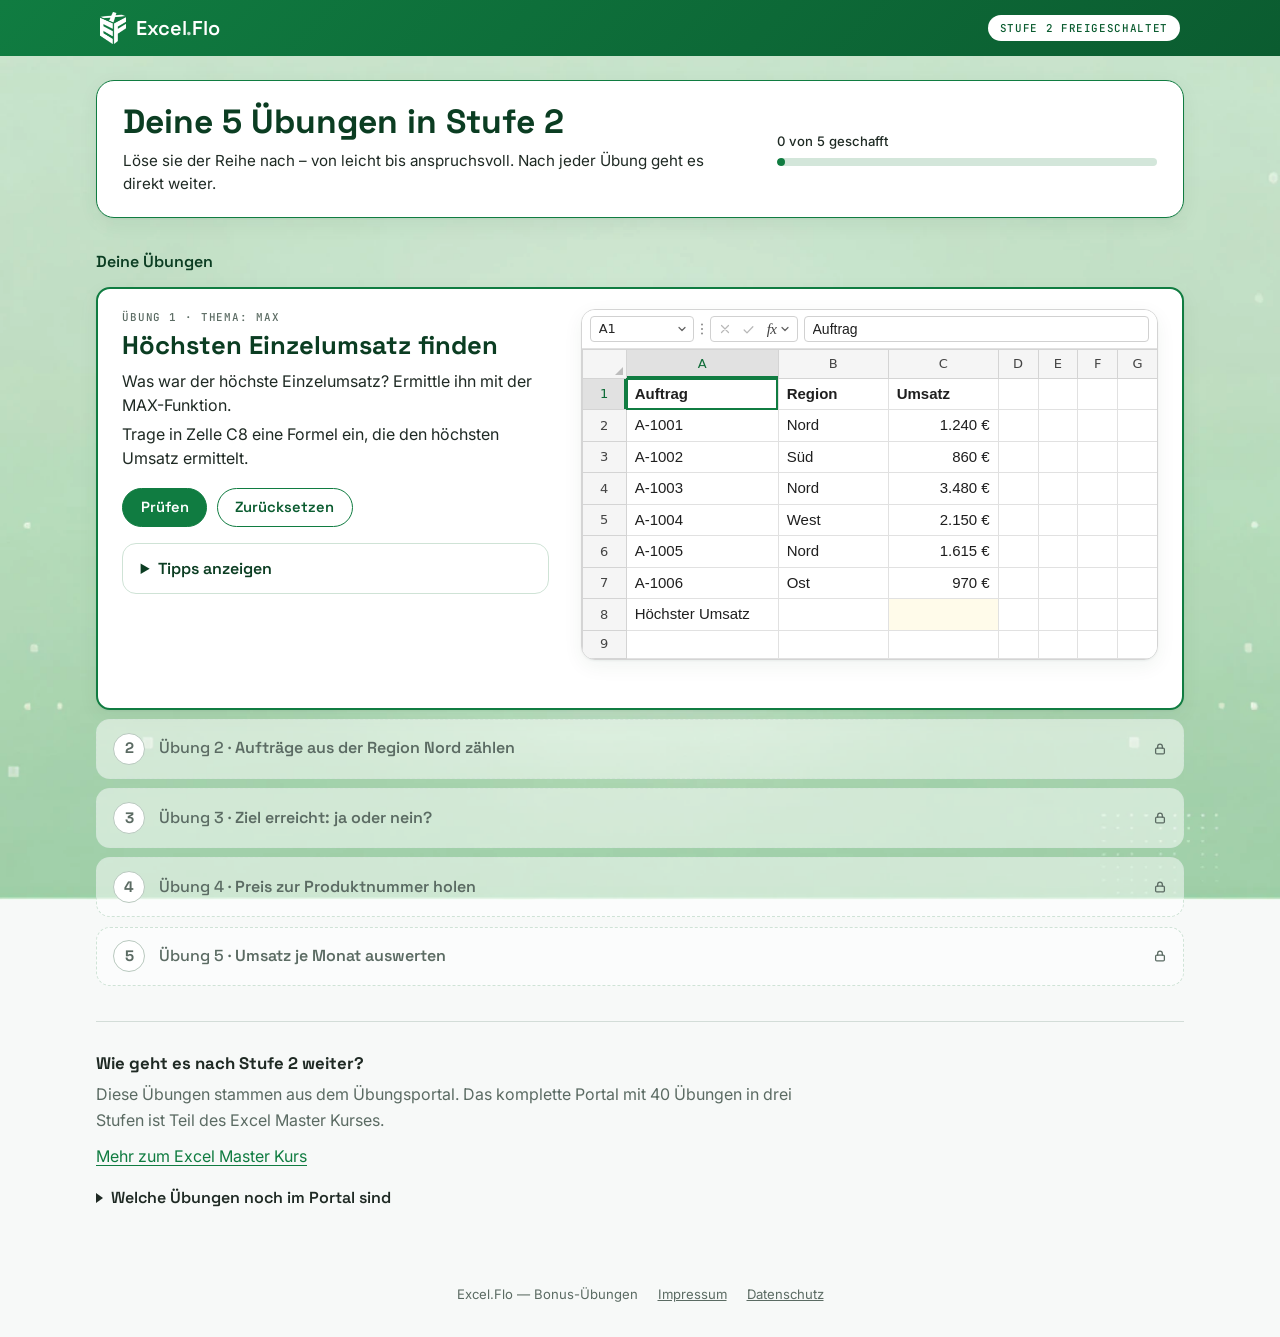
<file: index.html>
<!DOCTYPE html>
<html lang="de">
<head>
<meta charset="UTF-8">
<meta name="viewport" content="width=device-width, initial-scale=1.0">
<title>Excel.Flo – Deine Bonus-Übungen</title>
<meta name="description" content="Deine kostenlosen Bonus-Übungen zu Excel-Funktionen und Pivot-Tabellen – direkt im Browser.">
<!-- Nur über die kostenlose Übungsseite erreichbar machen, nicht über Suchmaschinen -->
<meta name="robots" content="noindex">
<link rel="icon" type="image/svg+xml" href="assets/geteilt/img/logo.svg">
<link rel="preconnect" href="https://fonts.googleapis.com">
<link rel="preconnect" href="https://fonts.gstatic.com" crossorigin>
<link href="https://fonts.googleapis.com/css2?family=Space+Grotesk:wght@500;600;700&family=Inter:wght@400;500;600&family=JetBrains+Mono:wght@400;500&display=swap" rel="stylesheet">
<link rel="stylesheet" href="assets/geteilt/engine.css?v=3">
<link rel="stylesheet" href="assets/seite/seite.css?v=37">
</head>
<body class="bonus">

<!-- Dunkelgrüner Balken mit Logo – wie auf der kostenlosen Übungsseite -->
<header class="site-header">
  <div class="site-header__inner">
    <a class="brand" href="index.html">
      <span class="brand__icon"><img src="assets/geteilt/img/logo-white.webp" alt="" width="36" height="36"></span>
      <span class="brand__wordmark">Excel<span class="dot">.</span>Flo</span>
    </a>
    <span class="bonus-pille" id="stufen-status">Stufe 2</span>
  </div>
</header>

<main class="bonus-main bonus-main--liste" id="bonus-uebersicht">
  <p class="bonus-laden">Übungen werden geladen …</p>
</main>

<footer class="site-footer">
  <span>Excel.Flo — Bonus-Übungen</span>
  <a href="https://go.excel-flo.de/impressum/" target="_blank" rel="noopener">Impressum</a>
  <a href="https://go.excel-flo.de/datenschutz/" target="_blank" rel="noopener">Datenschutz</a>
</footer>

<script src="assets/geteilt/tracking.js?v=1"></script>
<script src="assets/seite/fortschritt.js?v=2"></script>
<script src="assets/seite/bonus.js?v=1"></script>
<!-- Portal-Engine nur für die Tabellen (createSheet); sie baut hier selbst nichts auf,
     weil es kein #exercise-root / #exercise-list gibt -->
<script src="assets/geteilt/formula-engine.js?v=1"></script>
<script src="assets/geteilt/engine.js?v=4"></script>
<script src="assets/seite/aufgabe.js?v=11"></script>
<script src="assets/seite/uebersicht.js?v=21"></script>
</body>
</html>
</file>
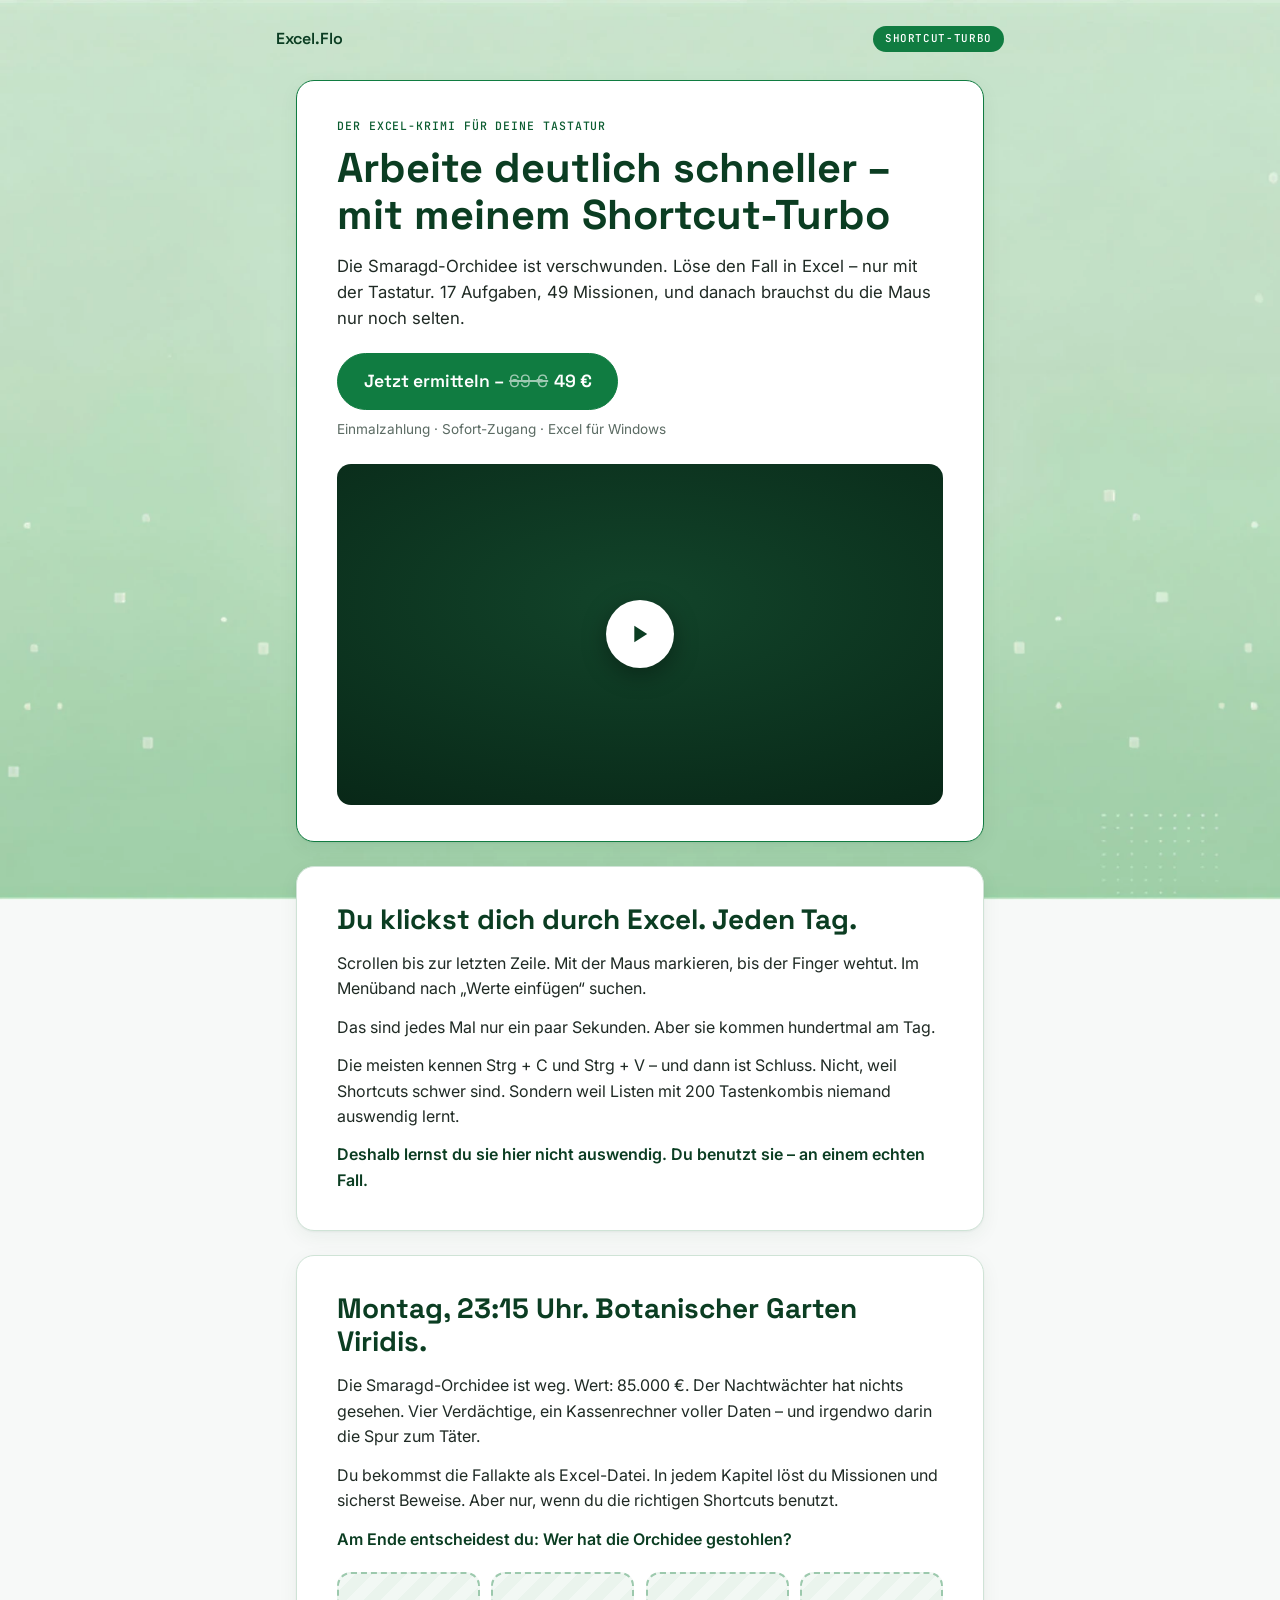
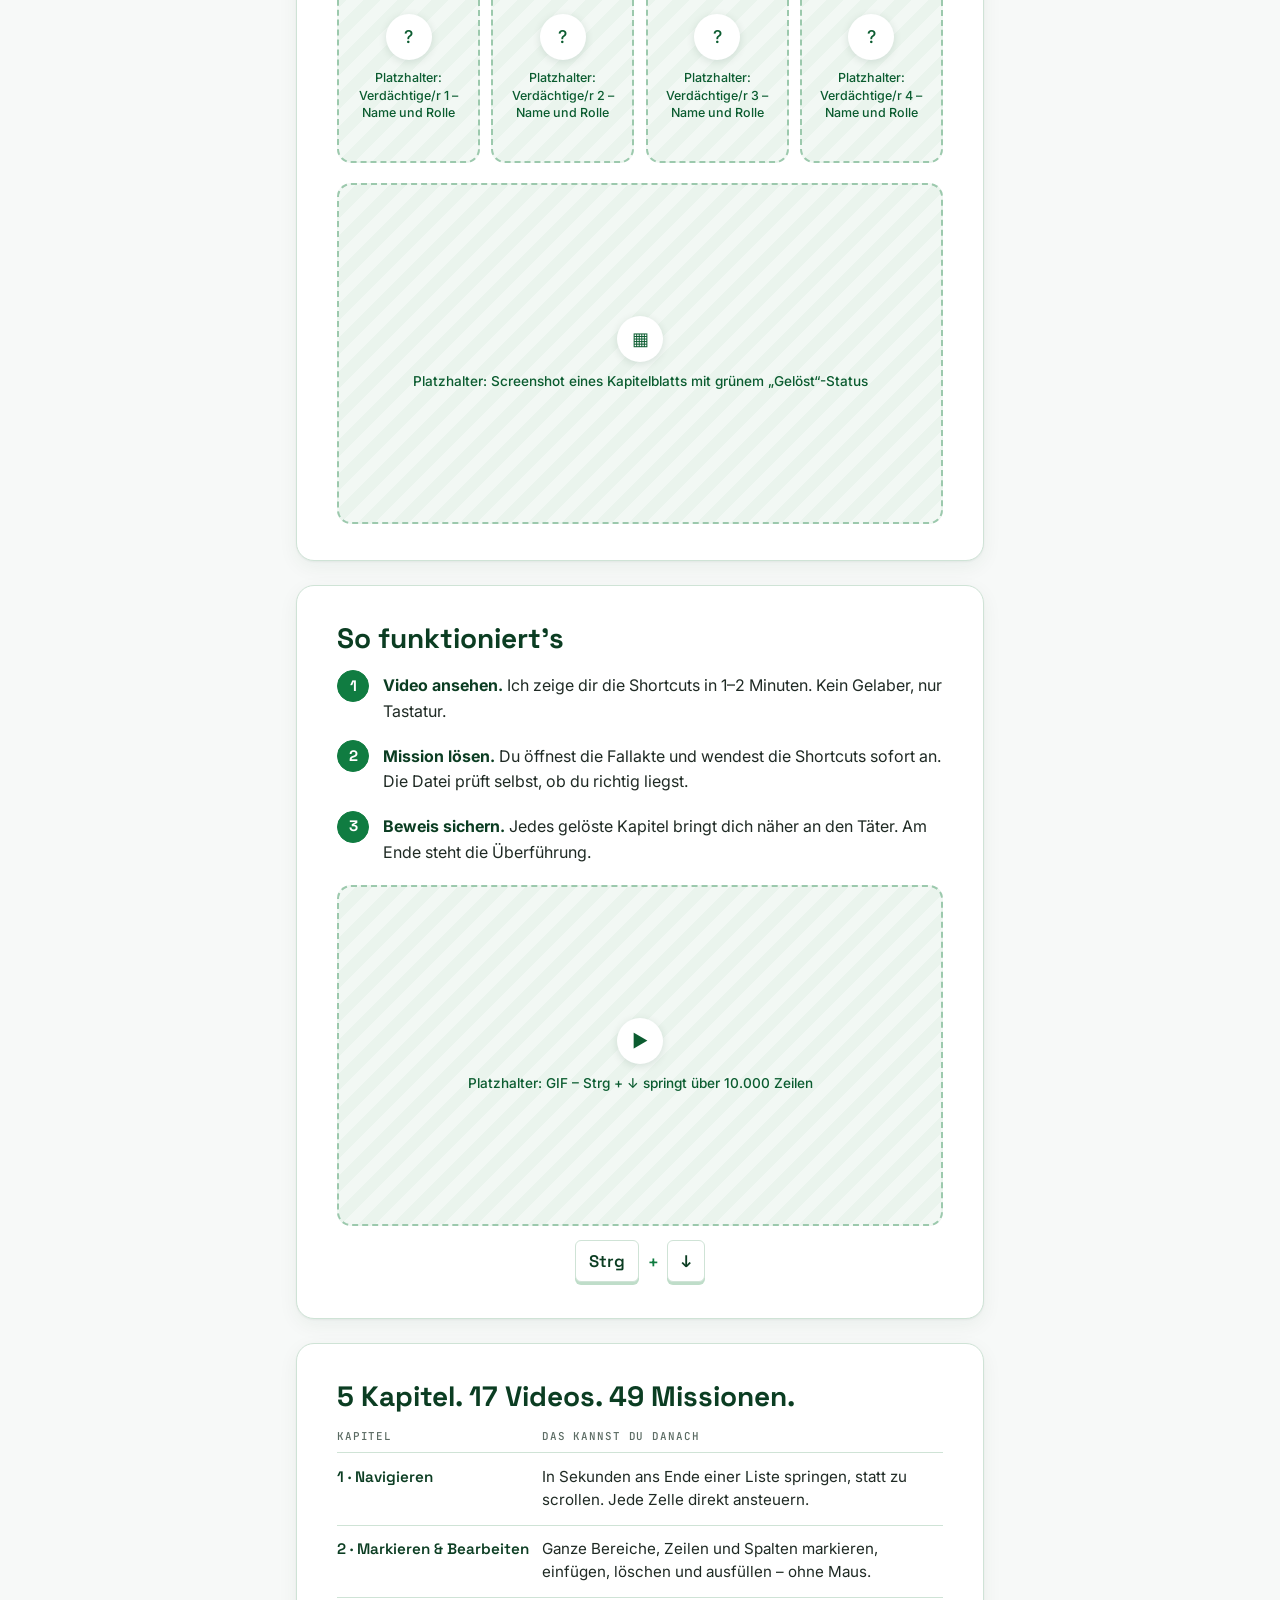
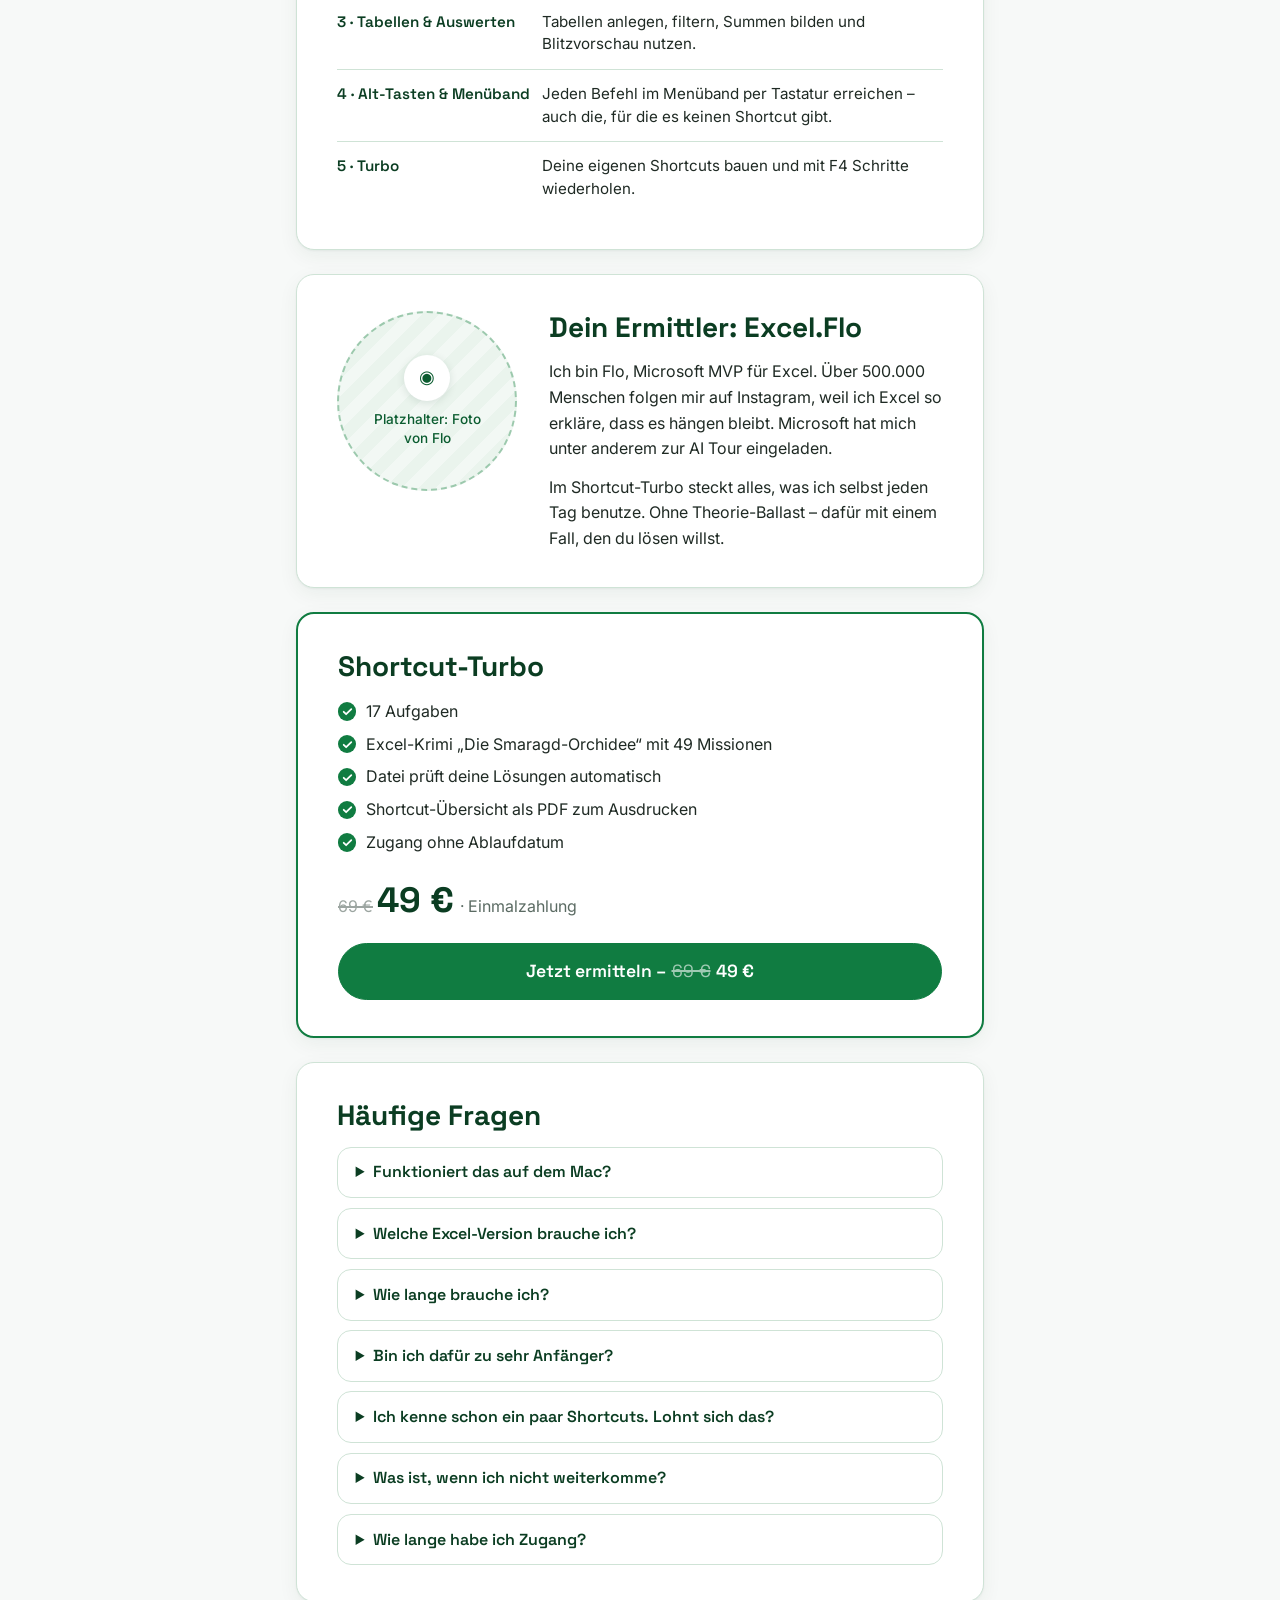
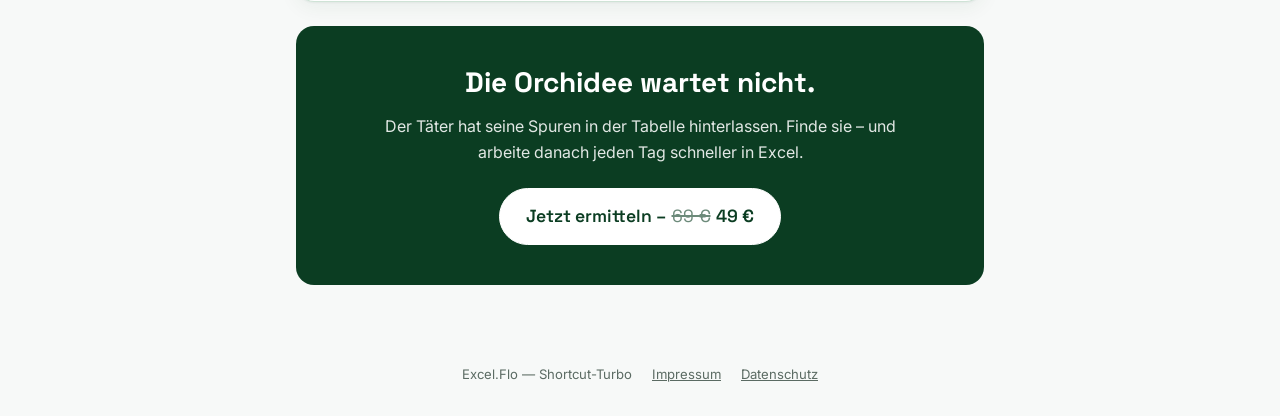
<file: shortcut-turbo/index.html>
<!DOCTYPE html>
<html lang="de">
<head>
<meta charset="UTF-8">
<meta name="viewport" content="width=device-width, initial-scale=1.0">
<title>Shortcut-Turbo – Der Excel-Krimi für deine Tastatur | Excel.Flo</title>
<meta name="description" content="Die Smaragd-Orchidee ist verschwunden. Löse den Fall in Excel – nur mit der Tastatur. 17 Aufgaben, 49 Missionen. 49 € Einmalzahlung.">
<link rel="icon" type="image/svg+xml" href="../assets/geteilt/img/logo.svg">
<link rel="preconnect" href="https://fonts.googleapis.com">
<link rel="preconnect" href="https://fonts.gstatic.com" crossorigin>
<link href="https://fonts.googleapis.com/css2?family=Space+Grotesk:wght@500;600;700&family=Inter:wght@400;500;600&family=JetBrains+Mono:wght@400;500&display=swap" rel="stylesheet">
<link rel="stylesheet" href="../assets/geteilt/engine.css?v=2">
<link rel="stylesheet" href="../assets/seite/seite.css?v=34">
<link rel="stylesheet" href="turbo.css?v=3">
</head>
<body class="bonus turbo">

<!--
  Verkaufsseite Shortcut-Turbo. Text 1:1 aus „Shortcut-Turbo – Landingpage-Text“ (8. Okt. 2026).
  Checkout: alle drei Buttons (Hero, Preis-Box, Schluss) zeigen auf denselben Ablefy-Link –
  bei einer Änderung alle drei Stellen mit class="turbo-checkout" anpassen.
  Platzhalter (class="turbo-platzhalter") werden später durch Bilder/Videos ersetzt.
-->

<header class="bonus-kopf">
  <span class="bonus-kopf__marke">Excel.Flo</span>
  <span class="bonus-pille">Shortcut-Turbo</span>
</header>

<main class="turbo-main">

  <!-- 1. Hero -->
  <section class="turbo-hero" aria-labelledby="turbo-titel">
    <p class="turbo-dachzeile">Der Excel-Krimi für deine Tastatur</p>
    <h1 id="turbo-titel">Arbeite deutlich schneller – mit meinem Shortcut-Turbo</h1>
    <p class="turbo-unterzeile">Die Smaragd-Orchidee ist verschwunden. Löse den Fall in Excel – nur mit der Tastatur. 17 Aufgaben, 49 Missionen, und danach brauchst du die Maus nur noch selten.</p>
    <div class="turbo-cta">
      <a class="bonus-btn bonus-btn--gross turbo-checkout" href="https://myablefy.com/s/excel.flo/excel-shortcut-turbo/payment?coupon=Turbo-Praxistest&amp;utm_source=uebungsportal&amp;utm_medium=funnel&amp;utm_campaign=launch-shortcut-turbo-202610&amp;utm_content=upsell" data-ort="hero">Jetzt ermitteln – <s class="bonus-streichpreis">69 €</s> 49 €</a>
      <p class="turbo-cta__hinweis">Einmalzahlung · Sofort-Zugang · Excel für Windows</p>
    </div>
    <!-- YouTube wird erst nach dem Klick geladen (vorher keine Verbindung zu Google – Datenschutz) -->
    <div class="turbo-video" data-youtube="gjvfRexcuUU">
      <button type="button" class="turbo-video__play" aria-label="Video abspielen">
        <svg viewBox="0 0 24 24" width="28" height="28" aria-hidden="true" fill="currentColor"><path d="M8 5v14l11-7z"/></svg>
      </button>
    </div>
  </section>

  <!-- 2. Problem -->
  <section class="turbo-abschnitt" aria-labelledby="turbo-problem">
    <h2 id="turbo-problem">Du klickst dich durch Excel. Jeden Tag.</h2>
    <p>Scrollen bis zur letzten Zeile. Mit der Maus markieren, bis der Finger wehtut. Im Menüband nach „Werte einfügen“ suchen.</p>
    <p>Das sind jedes Mal nur ein paar Sekunden. Aber sie kommen hundertmal am Tag.</p>
    <p>Die meisten kennen Strg + C und Strg + V – und dann ist Schluss. Nicht, weil Shortcuts schwer sind. Sondern weil Listen mit 200 Tastenkombis niemand auswendig lernt.</p>
    <p class="turbo-betont">Deshalb lernst du sie hier nicht auswendig. Du benutzt sie – an einem echten Fall.</p>
  </section>

  <!-- 3. Der Fall -->
  <section class="turbo-abschnitt turbo-fall" aria-labelledby="turbo-fall">
    <h2 id="turbo-fall">Montag, 23:15 Uhr. Botanischer Garten Viridis.</h2>
    <p>Die Smaragd-Orchidee ist weg. Wert: 85.000 €. Der Nachtwächter hat nichts gesehen. Vier Verdächtige, ein Kassenrechner voller Daten – und irgendwo darin die Spur zum Täter.</p>
    <p>Du bekommst die Fallakte als Excel-Datei. In jedem Kapitel löst du Missionen und sicherst Beweise. Aber nur, wenn du die richtigen Shortcuts benutzt.</p>
    <p class="turbo-betont">Am Ende entscheidest du: Wer hat die Orchidee gestohlen?</p>
    <ul class="turbo-verdaechtige" aria-label="Platzhalter: die vier Verdächtigen">
      <li class="turbo-platzhalter turbo-platzhalter--karte"><span class="turbo-platzhalter__icon" aria-hidden="true">?</span><span>Platzhalter: Verdächtige/r 1 – Name und Rolle</span></li>
      <li class="turbo-platzhalter turbo-platzhalter--karte"><span class="turbo-platzhalter__icon" aria-hidden="true">?</span><span>Platzhalter: Verdächtige/r 2 – Name und Rolle</span></li>
      <li class="turbo-platzhalter turbo-platzhalter--karte"><span class="turbo-platzhalter__icon" aria-hidden="true">?</span><span>Platzhalter: Verdächtige/r 3 – Name und Rolle</span></li>
      <li class="turbo-platzhalter turbo-platzhalter--karte"><span class="turbo-platzhalter__icon" aria-hidden="true">?</span><span>Platzhalter: Verdächtige/r 4 – Name und Rolle</span></li>
    </ul>
    <figure class="turbo-platzhalter turbo-platzhalter--bild">
      <span class="turbo-platzhalter__icon" aria-hidden="true">▦</span>
      <figcaption>Platzhalter: Screenshot eines Kapitelblatts mit grünem „Gelöst“-Status</figcaption>
    </figure>
  </section>

  <!-- 4. So funktioniert's -->
  <section class="turbo-abschnitt" aria-labelledby="turbo-ablauf">
    <h2 id="turbo-ablauf">So funktioniert's</h2>
    <ol class="turbo-schritte">
      <li>
        <span class="bonus-nr" aria-hidden="true">1</span>
        <p><strong>Video ansehen.</strong> Ich zeige dir die Shortcuts in 1–2 Minuten. Kein Gelaber, nur Tastatur.</p>
      </li>
      <li>
        <span class="bonus-nr" aria-hidden="true">2</span>
        <p><strong>Mission lösen.</strong> Du öffnest die Fallakte und wendest die Shortcuts sofort an. Die Datei prüft selbst, ob du richtig liegst.</p>
      </li>
      <li>
        <span class="bonus-nr" aria-hidden="true">3</span>
        <p><strong>Beweis sichern.</strong> Jedes gelöste Kapitel bringt dich näher an den Täter. Am Ende steht die Überführung.</p>
      </li>
    </ol>
    <div class="turbo-gif">
      <figure class="turbo-platzhalter turbo-platzhalter--bild">
        <span class="turbo-platzhalter__icon" aria-hidden="true">▶</span>
        <figcaption>Platzhalter: GIF – Strg + ↓ springt über 10.000 Zeilen</figcaption>
      </figure>
      <p class="bonus-angebot__tasten turbo-tasten" aria-label="Strg plus Pfeil nach unten">
        <kbd>Strg</kbd><span class="bonus-angebot__plus" aria-hidden="true">+</span><kbd>↓</kbd>
      </p>
    </div>
  </section>

  <!-- 5. Was du lernst -->
  <section class="turbo-abschnitt" aria-labelledby="turbo-inhalt">
    <h2 id="turbo-inhalt">5 Kapitel. 17 Videos. 49 Missionen.</h2>
    <table class="turbo-kapitel">
      <thead>
        <tr><th scope="col">Kapitel</th><th scope="col">Das kannst du danach</th></tr>
      </thead>
      <tbody>
        <tr><th scope="row">1 · Navigieren</th><td>In Sekunden ans Ende einer Liste springen, statt zu scrollen. Jede Zelle direkt ansteuern.</td></tr>
        <tr><th scope="row">2 · Markieren &amp; Bearbeiten</th><td>Ganze Bereiche, Zeilen und Spalten markieren, einfügen, löschen und ausfüllen – ohne Maus.</td></tr>
        <tr><th scope="row">3 · Tabellen &amp; Auswerten</th><td>Tabellen anlegen, filtern, Summen bilden und Blitzvorschau nutzen.</td></tr>
        <tr><th scope="row">4 · Alt-Tasten &amp; Menüband</th><td>Jeden Befehl im Menüband per Tastatur erreichen – auch die, für die es keinen Shortcut gibt.</td></tr>
        <tr><th scope="row">5 · Turbo</th><td>Deine eigenen Shortcuts bauen und mit F4 Schritte wiederholen.</td></tr>
      </tbody>
    </table>
  </section>

  <!-- 6. Über Flo -->
  <section class="turbo-abschnitt turbo-flo" aria-labelledby="turbo-flo">
    <figure class="turbo-platzhalter turbo-platzhalter--foto">
      <span class="turbo-platzhalter__icon" aria-hidden="true">◉</span>
      <figcaption>Platzhalter: Foto von Flo</figcaption>
    </figure>
    <div>
      <h2 id="turbo-flo">Dein Ermittler: Excel.Flo</h2>
      <p>Ich bin Flo, Microsoft MVP für Excel. Über 500.000 Menschen folgen mir auf Instagram, weil ich Excel so erkläre, dass es hängen bleibt. Microsoft hat mich unter anderem zur AI Tour eingeladen.</p>
      <p>Im Shortcut-Turbo steckt alles, was ich selbst jeden Tag benutze. Ohne Theorie-Ballast – dafür mit einem Fall, den du lösen willst.</p>
    </div>
  </section>

  <!-- 7. Preis-Box -->
  <section class="turbo-preis" aria-labelledby="turbo-preis">
    <h2 id="turbo-preis">Shortcut-Turbo</h2>
    <ul class="turbo-preis__liste">
      <li>17 Aufgaben</li>
      <li>Excel-Krimi „Die Smaragd-Orchidee“ mit 49 Missionen</li>
      <li>Datei prüft deine Lösungen automatisch</li>
      <li>Shortcut-Übersicht als PDF zum Ausdrucken</li>
      <li>Zugang ohne Ablaufdatum</li>
    </ul>
    <p class="turbo-preis__betrag"><s class="bonus-streichpreis">69 €</s> <strong>49 €</strong> · Einmalzahlung</p>
    <a class="bonus-btn bonus-btn--gross bonus-btn--voll turbo-checkout" href="https://myablefy.com/s/excel.flo/excel-shortcut-turbo/payment?coupon=Turbo-Praxistest&amp;utm_source=uebungsportal&amp;utm_medium=funnel&amp;utm_campaign=launch-shortcut-turbo-202610&amp;utm_content=upsell" data-ort="preis">Jetzt ermitteln – <s class="bonus-streichpreis">69 €</s> 49 €</a>
  </section>

  <!-- 8. Häufige Fragen -->
  <section class="turbo-abschnitt" aria-labelledby="turbo-faq">
    <h2 id="turbo-faq">Häufige Fragen</h2>
    <div class="turbo-faq">
      <details class="bonus-tipps">
        <summary>Funktioniert das auf dem Mac?</summary>
        <p>Der Kurs ist für Excel unter Windows gebaut. Auf dem Mac heißen viele Shortcuts anders, und die Alt-Tasten-Folgen aus Kapitel 4 gibt es dort nicht. Mit einem Mac ist der Kurs deshalb nichts für dich.</p>
      </details>
      <details class="bonus-tipps">
        <summary>Welche Excel-Version brauche ich?</summary>
        <p>Am besten Microsoft 365. Excel 2021 und 2024 funktionieren auch. Mit sehr alten Versionen klappen einzelne Missionen eventuell nicht.</p>
      </details>
      <details class="bonus-tipps">
        <summary>Wie lange brauche ich?</summary>
        <p>Die Videos dauern zusammen etwa 30 Minuten. Für den ganzen Fall solltest du ein paar Stunden einplanen – du kannst jederzeit pausieren.</p>
      </details>
      <details class="bonus-tipps">
        <summary>Bin ich dafür zu sehr Anfänger?</summary>
        <p>Nein. Du solltest Excel öffnen und eine Zelle ausfüllen können. Alles andere zeige ich dir.</p>
      </details>
      <details class="bonus-tipps">
        <summary>Ich kenne schon ein paar Shortcuts. Lohnt sich das?</summary>
        <p>Wenn du Strg + C und Strg + V kennst, aber nicht Strg + Shift + ↓, F4 oder die Alt-Tasten: ja.</p>
      </details>
      <details class="bonus-tipps">
        <summary>Was ist, wenn ich nicht weiterkomme?</summary>
        <p>Zu jeder Mission gibt es ein Lösungsblatt.</p>
      </details>
      <details class="bonus-tipps">
        <summary>Wie lange habe ich Zugang?</summary>
        <p>Unbegrenzt.</p>
      </details>
    </div>
  </section>

  <!-- 9. Schluss-CTA -->
  <section class="turbo-schluss" aria-labelledby="turbo-schluss">
    <h2 id="turbo-schluss">Die Orchidee wartet nicht.</h2>
    <p>Der Täter hat seine Spuren in der Tabelle hinterlassen. Finde sie – und arbeite danach jeden Tag schneller in Excel.</p>
    <a class="bonus-btn bonus-btn--hell bonus-btn--gross turbo-checkout" href="https://myablefy.com/s/excel.flo/excel-shortcut-turbo/payment?coupon=Turbo-Praxistest&amp;utm_source=uebungsportal&amp;utm_medium=funnel&amp;utm_campaign=launch-shortcut-turbo-202610&amp;utm_content=upsell" data-ort="schluss">Jetzt ermitteln – <s class="bonus-streichpreis">69 €</s> 49 €</a>
  </section>

</main>

<footer class="site-footer">
  <span>Excel.Flo — Shortcut-Turbo</span>
  <a href="https://go.excel-flo.de/impressum/" target="_blank" rel="noopener">Impressum</a>
  <a href="https://go.excel-flo.de/datenschutz/" target="_blank" rel="noopener">Datenschutz</a>
</footer>

<script>
  // Hero-Video: Vorschaukachel → nach Klick YouTube-Player (youtube-nocookie)
  document.querySelectorAll(".turbo-video[data-youtube]").forEach(function (kachel) {
    kachel.querySelector("button").addEventListener("click", function () {
      var iframe = document.createElement("iframe");
      iframe.src = "https://www.youtube-nocookie.com/embed/" + kachel.dataset.youtube + "?autoplay=1&rel=0";
      iframe.title = "Shortcut-Turbo – Video";
      iframe.allow = "autoplay; encrypted-media; fullscreen; picture-in-picture";
      iframe.allowFullscreen = true;
      kachel.innerHTML = "";
      kachel.classList.add("is-playing");
      kachel.appendChild(iframe);
    });
  });
</script>

</body>
</html>
</file>
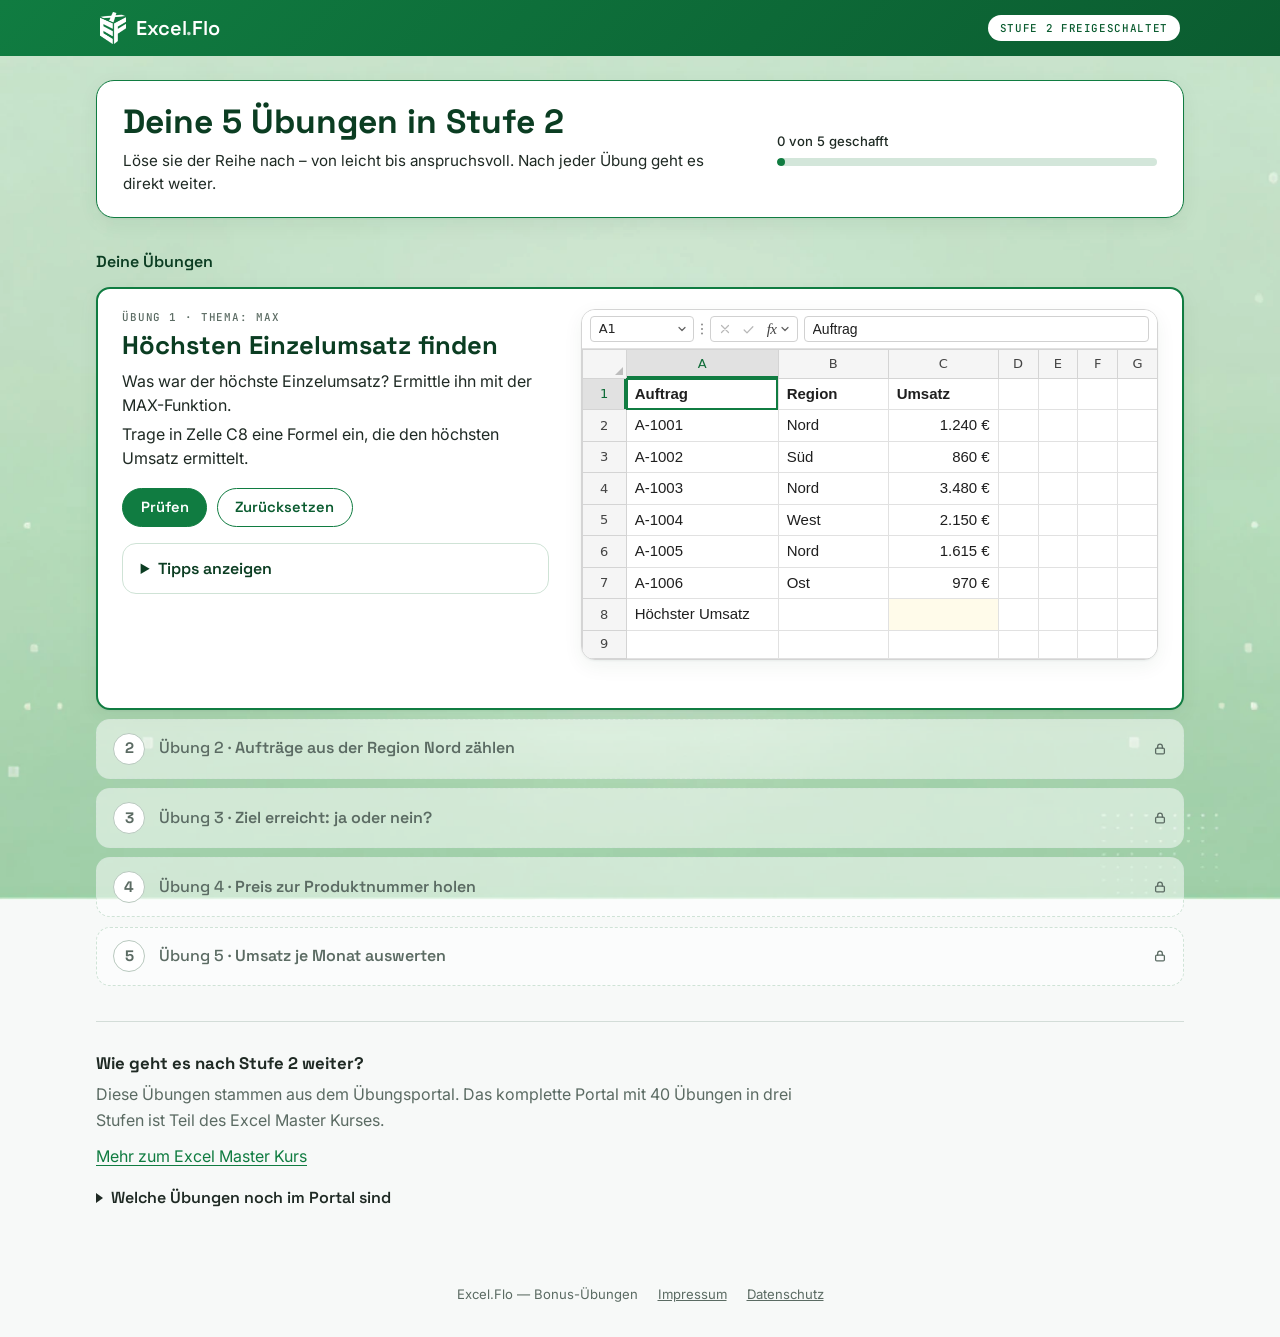
<file: pivot-uebung.html>
<!DOCTYPE html>
<html lang="de">
<head>
<meta charset="UTF-8">
<meta name="robots" content="noindex">
<title>Excel.Flo – Deine Bonus-Übungen</title>
<!-- Alte Adresse einzelner Übungen: Alle Übungen laufen auf der Übersicht (index.html), dort
     werden sie der Reihe nach freigeschaltet. Links aus E-Mails führen deshalb dorthin. -->
<script>location.replace("index.html");</script>
</head>
<body>
<p><a href="index.html">Weiter zu den Bonus-Übungen</a></p>
</body>
</html>
</file>
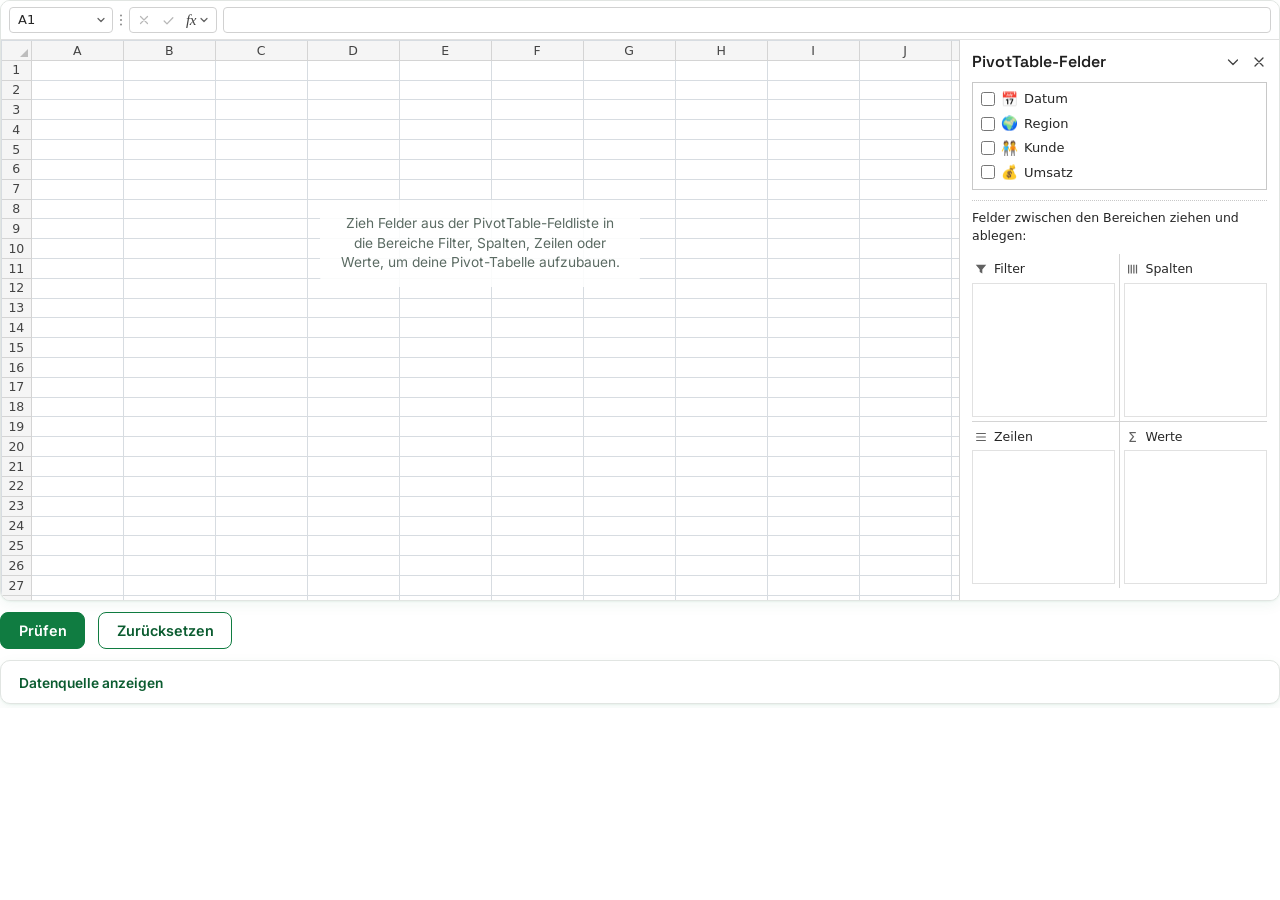
<file: pivot.html>
<!DOCTYPE html>
<!-- Aus github.com/FlorianBeil/Excel-Aufgaben-Pivot-Tabellen- (Commit 3d3eb1f) erzeugt mit skripte/pivot-uebernehmen.js – nicht von Hand ändern. -->
<!-- Übernommen aus github.com/FlorianBeil/Excel-Uebungen-kostenlos (Commit d0e59a6) mit skripte/pivot-uebernehmen.js – nicht von Hand ändern. -->
<html lang="de">
<head>
<meta charset="UTF-8">
<meta name="viewport" content="width=device-width, initial-scale=1.0">
<title>Excel.Flo – Pivot-Aufgabe</title>
<meta name="robots" content="noindex">
<link rel="icon" type="image/svg+xml" href="[data-uri]">
<link rel="preconnect" href="https://fonts.googleapis.com">
<link rel="preconnect" href="https://fonts.gstatic.com" crossorigin>
<link href="https://fonts.googleapis.com/css2?family=Space+Grotesk:wght@500;600;700&family=Inter:wght@400;500;600&family=JetBrains+Mono:wght@400;500&display=swap" rel="stylesheet">
<style>
  :root {
    --excel-green: #107C41;
    --excel-green-dark: #0B5C30;
    --excel-green-tint: #E9F6EE;
    --excel-blue-tint: #DDEBF7; /* helles Blau, wie Excels Standard-PivotTable-Formatvorlage für Kopf-/Summenzeilen */
    --grid-gray: #D7DCE1;
    --header-gray: #F2F4F6;
    --error-red: #D92D20;
    --error-red-tint: #FBEAE9;
    --success-green: #15803D;
    --success-green-tint: #EAF7EF;

    --text-primary: #1F2A24;
    --text-muted: #5B6B63;
    --border-color: #E1E5E2;
    --surface: #FFFFFF;
    --page-bg: #F7F9F8;

    --font-heading: "Space Grotesk", sans-serif;
    --font-body: "Inter", sans-serif;
    --font-mono: "JetBrains Mono", monospace;
    /* Excel-Nachbau (Arbeitsblatt + Bearbeitungsleiste), gleiche Stacks wie im Funktionen-Portal */
    --font-excel: "Aptos Narrow", Aptos, Calibri, "Segoe UI", Arial, sans-serif;
    --font-excel-ui: "Segoe UI", "Segoe UI Variable", system-ui, -apple-system, Arial, sans-serif;

    --radius: 10px;
  }

  * { box-sizing: border-box; }
  /* Robuste [hidden]-Regel: verhindert, dass eine spätere Klassenregel mit
     eigenem display (z.B. .exercise-picker { display: grid }) das
     hidden-Attribut per Quellreihenfolge/Spezifität wieder aushebelt. */
  [hidden] { display: none !important; }

  html, body { margin: 0; padding: 0; }

  body {
    font-family: var(--font-body);
    background-color: var(--page-bg);
    background-size: cover;
    background-position: center top;
    background-repeat: no-repeat;
    background-attachment: fixed;
    color: var(--text-primary);
    line-height: 1.5;
    -webkit-font-smoothing: antialiased;
  }

  h1, h2, h3, h4 { font-family: var(--font-heading); margin: 0; color: var(--text-primary); }

  header.site-header {
    background: linear-gradient(135deg, var(--excel-green) 0%, var(--excel-green-dark) 100%);
    color: #fff;
    padding: 0.6rem 1.5rem;
  }

  .site-header__inner { max-width: 1500px; margin: 0 auto; display: flex; align-items: center; justify-content: space-between; gap: 0.75rem; flex-wrap: wrap; }

  /* "← Alle Übungen": nur sichtbar, wenn eine einzelne Übung geöffnet ist —
     genau wie der Zurück-Link auf der echten Übungsseite des Portals. */
  .site-header__back {
    font-family: var(--font-body);
    font-size: 0.9rem;
    text-decoration: none;
    color: #fff;
    opacity: 0.9;
    display: inline-flex;
    align-items: center;
    gap: 0.35rem;
    padding: 0.4rem 0.75rem;
    border-radius: 999px;
    transition: background 0.12s ease;
  }
  .site-header__back:hover { background: rgba(255, 255, 255, 0.24); }

  main { max-width: 1500px; margin: 0 auto; padding: 0.7rem 1.5rem; display: flex; flex-direction: column; gap: 0.5rem; }

  /* #overview-view/#exercise-workspace sind jeweils EIN Kind von <main> —
     main's eigenes gap wirkt also nur zwischen den beiden (sich gegenseitig
     ausschließenden) Bereichen, nicht innerhalb. Eigener, großzügigerer
     Abstand zwischen Hero/Tabs/Karten bzw. Aufgabe/Tabelle/Aktionen. */
  /* container-type hier (statt z.B. auf .exercise-picker selbst) — Container
     Queries können nicht auf die eigene Größe reagieren, brauchen also einen
     Vorfahren als Bezugsrahmen (siehe .exercise-picker weiter unten). */
  #overview-view { display: flex; flex-direction: column; gap: 1.6rem; container-type: inline-size; }
  #exercise-workspace { display: flex; flex-direction: column; gap: 1.3rem; }

  .card {
    background: var(--surface);
    border: 1px solid var(--border-color);
    border-radius: var(--radius);
    padding: 1.1rem 1.3rem;
    box-shadow: 0 1px 2px rgba(16,124,65,0.06), 0 4px 14px rgba(16,124,65,0.06);
  }

  /* ---------- Marke im Header (1:1 aus dem Übungsportal übernommen) ---------- */
  .brand { display: flex; align-items: center; gap: 0.65rem; }
  .brand__icon { width: 22px; height: 26px; display: block; flex-shrink: 0; }
  .brand__icon svg { width: 100%; height: 100%; display: block; }
  .brand__wordmark { font-family: var(--font-heading); font-weight: 600; font-size: 1.1rem; letter-spacing: -0.01em; }
  .brand__wordmark .dot { opacity: 0.75; }

  /* ---------- Hero-Text über den Stufen (wie "Dein Übungsportal ..." im
     echten Portal) ---------- */
  .page-intro { margin: 0.4rem 0 0.2rem; }
  .page-intro h1 { font-size: 1.4rem; margin: 0 0 0.35rem; font-family: var(--font-heading); }
  .page-intro p { margin: 0; color: var(--text-muted); max-width: 620px; font-size: 0.86rem; }

  /* ---------- Stufen-Tabs + Übungsauswahl je Stufe (1:1 aus dem
     Übungsportal übernommen: gleiche Pillen-/Karten-Optik inkl. Fortschritt) ---------- */
  .level-bar {
    display: flex;
    align-items: center;
    justify-content: space-between;
    flex-wrap: wrap;
    gap: 0.6rem;
  }

  .level-tabs {
    display: flex;
    gap: 0.5rem;
    flex-wrap: wrap;
  }

  .level-tab {
    font-family: var(--font-body);
    font-weight: 600;
    font-size: 0.85rem;
    display: inline-flex;
    align-items: center;
    gap: 0.4rem;
    padding: 0.4rem 0.85rem;
    border-radius: 999px;
    border: 1.5px solid var(--border-color);
    background: var(--surface);
    color: var(--text-muted);
    cursor: pointer;
    transition: border-color 0.12s ease, color 0.12s ease, background 0.12s ease;
  }
  .level-tab:hover { border-color: var(--excel-green); color: var(--excel-green-dark); }
  .level-tab.is-active { background: var(--excel-green); border-color: var(--excel-green); color: #fff; }
  .level-tab__count { font-family: var(--font-mono); font-size: 0.72rem; opacity: 0.85; }

  .level-reset__btn {
    font-family: var(--font-body);
    font-weight: 600;
    font-size: 0.8rem;
    display: inline-flex;
    align-items: center;
    gap: 0.35rem;
    padding: 0.5rem 0.9rem;
    border-radius: 999px;
    border: 1.5px solid var(--border-color);
    background: var(--surface);
    color: var(--text-muted);
    cursor: pointer;
    transition: border-color 0.12s ease, color 0.12s ease, background 0.12s ease;
  }
  .level-reset__btn:hover { border-color: var(--error-red); color: var(--error-red); background: var(--error-red-tint); }

  /* Explizit gestuftes Raster (statt auto-fill/minmax) per Container Query —
     die Seite läuft in einem Ablefy-iframe, dessen tatsächlich verfügbare
     Breite eine Viewport-Media-Query nicht zuverlässig widerspiegelt (siehe
     #overview-view: container-type weiter unten). Ohne @container-Treffer
     (sehr schmaler Container) bleibt es bei einer Spalte. */
  .exercise-picker {
    display: grid;
    grid-template-columns: 1fr;
    gap: 0.9rem;
  }
  @container (min-width: 700px) {
    .exercise-picker { grid-template-columns: repeat(2, 1fr); }
  }
  @container (min-width: 1000px) {
    .exercise-picker { grid-template-columns: repeat(3, 1fr); }
  }

  .exercise-card {
    background: var(--surface);
    border: 1px solid var(--border-color);
    border-radius: var(--radius);
    padding: 1rem 1.1rem;
    display: flex;
    flex-direction: column;
    gap: 0.55rem;
    text-align: left;
    text-decoration: none;
    color: inherit;
    cursor: pointer;
    font-family: var(--font-body);
    box-shadow: 0 1px 2px rgba(16,124,65,0.06), 0 4px 14px rgba(16,124,65,0.06);
    transition: transform 0.12s ease, box-shadow 0.12s ease, border-color 0.12s ease;
  }
  .exercise-card:hover { transform: translateY(-2px); border-color: var(--excel-green); box-shadow: 0 6px 20px rgba(16,124,65,0.14); }
  .exercise-card.is-active { border-color: var(--excel-green); box-shadow: 0 0 0 1px var(--excel-green); }
  .exercise-card.is-done { border-color: #BFE8CE; }

  .exercise-card__badges { display: flex; gap: 0.4rem; flex-wrap: wrap; }
  .badge {
    display: inline-flex;
    align-items: center;
    font-family: var(--font-mono);
    font-size: 0.68rem;
    font-weight: 600;
    letter-spacing: 0.03em;
    padding: 0.2rem 0.5rem;
    border-radius: 999px;
    text-transform: uppercase;
  }
  .badge--category { background: var(--excel-green-tint); color: var(--excel-green-dark); }
  .badge--done { background: #E9F6EE; color: var(--success-green); }

  /* Positionsangabe ("2 von 5") — reine Orientierungshilfe, deshalb bewusst
     kleiner/heller als Titel und ohne Pill-Optik (kein .badge), damit sie
     nicht mit der Kategorie konkurriert. margin-left:auto schiebt sie im
     bestehenden Flex-Badges-Row nach rechts, ohne die Badges links
     anzufassen. */
  .exercise-card__position {
    margin-left: auto;
    font-family: var(--font-body);
    font-size: 0.74rem;
    font-weight: 500;
    color: var(--text-muted);
    white-space: nowrap;
  }

  .exercise-card__title { font-weight: 600; font-size: 1rem; color: var(--text-primary); }
  .exercise-card__desc { margin: 0; font-size: 0.84rem; color: var(--text-muted); line-height: 1.3; flex-grow: 1; }
  .exercise-card__cta { font-family: var(--font-body); font-weight: 600; font-size: 0.84rem; color: var(--excel-green); }

  /* Platzhalter für eine Stufe, die noch keine Übung hat (z.B. Profi) */
  .level-empty {
    background: var(--header-gray);
    border: 1px dashed var(--grid-gray);
    border-radius: var(--radius);
    padding: 1.1rem 1.3rem;
    text-align: center;
  }
  .level-empty p {
    margin: 0;
    color: var(--text-muted);
    font-size: 0.86rem;
    font-style: italic;
  }

  /* Kompakter als eine normale .card: die Aufgabenbeschreibung soll möglichst
     wenig vertikalen Platz beanspruchen, damit mehr Raum für das Arbeitsblatt bleibt. */
  .task-card {
    padding: 0.45rem 0.85rem;
  }

  .task-card h2 { font-size: 1.05rem; margin-bottom: 0.15rem; }
  .task-card p { margin: 0.1rem 0; color: var(--text-primary); font-size: 0.9rem; line-height: 1.35; }
  .task-card .goal { color: var(--text-muted); font-size: 0.86rem; }

  .hints-toggle {
    margin-top: 0.2rem;
    background: none;
    border: none;
    color: var(--excel-green-dark);
    font-family: var(--font-body);
    font-weight: 600;
    font-size: 0.86rem;
    cursor: pointer;
    padding: 0;
  }

  .hints-box {
    display: none;
    margin-top: 0.3rem;
    background: var(--excel-green-tint);
    border: 1px solid var(--excel-green);
    border-radius: 8px;
    padding: 0.45rem 0.65rem;
    font-size: 0.86rem;
  }
  .hints-box.open { display: block; }
  .hints-box ul { margin: 0.25rem 0 0; padding-left: 1.1rem; }

  /* ---------- Datenquelle: einklappbar, standardmäßig zu (siehe
     data-source-box[hidden] im HTML) — gleiches Toggle-Muster wie
     .hints-toggle/.hints-box oben. ---------- */
  .data-source-toggle {
    background: none;
    border: none;
    color: var(--excel-green-dark);
    font-family: var(--font-body);
    font-weight: 600;
    font-size: 0.86rem;
    cursor: pointer;
    padding: 0;
  }

  .data-source-box {
    margin-top: 0.5rem;
  }

  /* Höhe für Kopfzeile + ca. 8 Datenzeilen — alles darüber hinaus scrollt
     innerhalb der Box selbst (siehe .sheet-wrap: overflow:auto), nie der
     Container oder gar die ganze Seite. Zusammengesetzter Selektor (statt nur
     .sheet-wrap--capped), damit das kürzere max-height zuverlässig über der
     allgemeinen .sheet-wrap-Regel gewinnt, unabhängig von der Reihenfolge im
     Stylesheet. */
  .sheet-wrap.sheet-wrap--capped {
    max-height: 300px;
  }

  /* ---------- Excel-Fenster: Pivot-Vorschau links, PivotTable-Feldliste
     rechts. Die Quelldaten-Tabelle lebt separat in der einklappbaren
     .data-source-card weiter unten (siehe dort) — container-type hier, weil
     die Seite in einem Ablefy-iframe läuft, dessen tatsächlich verfügbare
     Breite eine Viewport-Media-Query nicht zuverlässig widerspiegelt. */
  .excel-window { padding: 0; overflow: hidden; container-type: inline-size; }

  .excel-body {
    display: flex;
    align-items: stretch;
  }

  /* Unter 900px Container-Breite: Feldliste über die Pivot-Vorschau stapeln
     (column-reverse statt column, damit die im DOM zweite .pivot-fields-panel
     optisch nach oben wandert, ohne die Reihenfolge im Markup anzufassen). */
  @container (max-width: 900px) {
    .excel-body { flex-direction: column-reverse; }
    /* Höhere Spezifität als die Basisregel .pivot-fields-panel (width:280px,
       weiter unten im Stylesheet definiert) nötig, sonst gewinnt bei
       gleicher Spezifität die spätere Regel unabhängig von der
       Container Query. */
    .excel-body .pivot-fields-panel { width: 100%; align-self: stretch; }
  }

  .sheet-caption {
    margin: 0;
    padding: 0.5rem 0.9rem;
    font-size: 0.76rem;
    color: var(--text-muted);
    border-top: 1px solid var(--border-color);
  }

  /* ---------- Arbeitsblatt-Look: Spaltenbuchstaben, Zeilennummern, volle
     Gitternetzlinien, scharfe Ecken. Ungescoped (nicht mehr nur innerhalb
     .excel-body), da .sheet-wrap jetzt auch für die eigenständige
     Datenquelle-Tabelle weiter unten verwendet wird — flex/min-width wirken
     dort einfach nicht (kein Flex-Elternelement), overflow/max-height aber
     genauso wie hier. ---------- */
  .sheet-wrap {
    position: relative;
    flex: 1;
    min-width: 0;
    max-height: 560px; /* = .pivot-fields-panel, das im Excel-Stil höher ist */
    overflow: auto;
    border: none;
    border-radius: 0;
  }

  /* Hinweistext, solange noch kein Zeilen-/Spaltenfeld abgelegt wurde —
     schwebt zentriert über dem (jetzt von Anfang an sichtbaren) leeren
     Raster, siehe renderPivot(). Absolut positioniert relativ zu
     .sheet-wrap (position:relative) mit festem top-Wert statt top:50%,
     damit er unabhängig vom Scroll-Zustand des ggf. mehrzeiligen Rasters
     immer im initial sichtbaren Bereich bleibt. Nur ein kleiner, leicht
     transparenter Hintergrund direkt hinter dem Text (nicht die ganze
     Fläche) — das Raster bleibt dadurch überall sonst unverdeckt sichtbar. */
  .pivot-empty-hint {
    position: absolute;
    top: 160px;
    left: 50%;
    transform: translateX(-50%);
    width: max-content;
    max-width: 320px;
    padding: 0.9rem 1.2rem;
    background: rgba(255, 255, 255, 0.88);
    border-radius: 10px;
    text-align: center;
    color: var(--text-muted);
    font-family: var(--font-body);
    font-size: 0.86rem;
    line-height: 1.4;
    pointer-events: none;
  }

  /* ---------- Filter-Bereich: auswählbar, öffnet ein echtes Dropdown ---------- */
  .filter-value-cell {
    cursor: pointer;
  }
  .filter-value-cell:hover {
    background: #cfe0f2 !important;
  }
  /* Echter Excel-Filterknopf statt eines reinen Textpfeils: kleines
     weißes Quadrat mit Rahmen und einem dunklen Dreieck darin — sowohl
     im Filter-Bereich (neben "(Alle)") als auch neben "Zeilenbeschriftungen"
     in der Pivot-Kopfzeile. */
  .pivot-filter-btn {
    display: inline-flex;
    align-items: center;
    justify-content: center;
    width: 1em;
    height: 1em;
    margin-left: 5px;
    border: 1px solid #8896A3;
    border-radius: 2px;
    background: #fff;
    vertical-align: middle;
  }
  .pivot-filter-btn::after {
    content: "";
    width: 0;
    height: 0;
    border-left: 3px solid transparent;
    border-right: 3px solid transparent;
    border-top: 4px solid #43494F;
  }
  .filter-value-cell:hover .pivot-filter-btn { border-color: var(--excel-green-dark); }

  .filter-dropdown {
    position: absolute;
    z-index: 5;
    min-width: 140px;
    max-width: 220px;
    max-height: 220px;
    overflow-y: auto;
    background: #fff;
    border: 1px solid var(--grid-gray);
    box-shadow: 0 4px 14px rgba(0, 0, 0, 0.15);
    font-family: var(--font-body);
    font-size: 0.8rem;
  }

  .filter-dropdown__item {
    padding: 0.3rem 0.6rem;
    cursor: pointer;
    white-space: nowrap;
  }
  .filter-dropdown__item:hover {
    background: var(--excel-green-tint);
  }
  .filter-dropdown__item.active {
    background: var(--excel-blue-tint);
    font-weight: 600;
  }

  /* Zeilenbeschriftungen-Zelle: wie der Filter-Bereich klickbar, öffnet aber
     das größere Excel-Sortier-/Filtermenü statt der einfachen Werteliste. */
  .rowlabel-filter-cell { cursor: pointer; }
  .rowlabel-filter-cell:hover .pivot-filter-btn { border-color: var(--excel-green-dark); }

  /* ---------- Zeilenbeschriftungen: Sortier-/Filtermenü (Excel-Nachbau) ---------- */
  .rowlabel-filter-menu {
    position: absolute;
    z-index: 6;
    width: 250px;
    background: #fff;
    border: 1px solid var(--grid-gray);
    box-shadow: 0 6px 18px rgba(0, 0, 0, 0.18);
    font-family: var(--font-body);
    font-size: 0.8rem;
    color: var(--text-primary);
    padding: 0.25rem 0;
  }

  /* Rechtsklick-Kontextmenü auf einer Wertezelle: "Werte anzeigen als" */
  .value-context-menu {
    position: absolute;
    z-index: 6;
    min-width: 210px;
    background: #fff;
    border: 1px solid var(--grid-gray);
    box-shadow: 0 6px 18px rgba(0, 0, 0, 0.18);
    font-family: var(--font-body);
    font-size: 0.8rem;
    color: var(--text-primary);
    padding: 0.25rem 0;
  }
  .vcm-header {
    padding: 0.3rem 0.7rem;
    font-size: 0.68rem;
    font-weight: 700;
    text-transform: uppercase;
    letter-spacing: 0.03em;
    color: var(--text-muted);
    border-bottom: 1px solid var(--border-color);
    margin-bottom: 0.2rem;
  }
  .vcm-check { color: var(--excel-green); float: right; }
  .rlm-item {
    padding: 0.3rem 0.7rem;
    cursor: pointer;
    white-space: nowrap;
    display: flex;
    align-items: center;
    justify-content: space-between;
    gap: 0.4rem;
  }
  .rlm-item:hover { background: var(--excel-green-tint); }
  .rlm-item--disabled {
    color: var(--text-muted);
    cursor: default;
    pointer-events: none;
  }
  .rlm-arrow { color: var(--text-muted); }
  .rlm-sep {
    height: 1px;
    background: var(--border-color);
    margin: 0.25rem 0;
  }
  .rlm-search-wrap { padding: 0.15rem 0.7rem 0.4rem; }
  .rlm-search {
    width: 100%;
    box-sizing: border-box;
    border: 1px solid var(--grid-gray);
    border-radius: 3px;
    padding: 0.25rem 0.45rem;
    font-family: var(--font-body);
    font-size: 0.78rem;
  }
  .rlm-list {
    max-height: 180px;
    overflow-y: auto;
    border-top: 1px solid var(--border-color);
    border-bottom: 1px solid var(--border-color);
    padding: 0.2rem 0;
    margin-bottom: 0.4rem;
  }
  .rlm-check-row {
    display: flex;
    align-items: center;
    gap: 0.4rem;
    padding: 0.2rem 0.7rem;
    cursor: pointer;
    white-space: nowrap;
    overflow: hidden;
    text-overflow: ellipsis;
  }
  .rlm-check-row:hover { background: var(--excel-green-tint); }
  .rlm-check-row input { margin: 0; flex-shrink: 0; }
  .rlm-actions {
    display: flex;
    justify-content: flex-end;
    gap: 0.4rem;
    padding: 0 0.7rem;
  }
  /* Wertefilter: eingeklapptes Mini-Formular (Top/Unten N nach Wertefeld) */
  .rlm-vf-badge { color: var(--excel-green); }
  .rlm-valuefilter { padding: 0.3rem 0.7rem 0.5rem; display: flex; flex-direction: column; gap: 0.35rem; }
  .rlm-vf-row { display: flex; align-items: center; gap: 0.35rem; }
  .rlm-vf-label { color: var(--text-muted); font-size: 0.76rem; }
  .rlm-vf-row select, .rlm-vf-field-select, .rlm-vf-row input {
    font-family: var(--font-body);
    font-size: 0.78rem;
    border: 1px solid var(--grid-gray);
    border-radius: 3px;
    padding: 0.2rem 0.35rem;
  }
  .rlm-vf-row input { width: 3.5rem; }
  .rlm-vf-field-select { width: 100%; }
  .rlm-vf-actions { display: flex; gap: 0.4rem; }
  .rlm-btn {
    border: 1px solid var(--grid-gray);
    background: #fff;
    border-radius: 3px;
    padding: 0.25rem 0.7rem;
    font-family: var(--font-body);
    font-size: 0.78rem;
    cursor: pointer;
  }
  .rlm-btn:hover { background: var(--header-gray); }
  .rlm-btn--primary {
    background: var(--excel-green);
    border-color: var(--excel-green);
    color: #fff;
  }
  .rlm-btn--primary:hover { background: var(--excel-green-dark); }

  table.sheet-table {
    /* separate statt collapse: mit vielen position:sticky-Zellen (Spalten-
       buchstaben, Zeilennummern, Kopf-/Filterzeilen) lässt Chrome bei
       collapse gelegentlich genau die vertikalen Ränder sticky-positionierter
       Zellen verschwinden (bekannter Rendering-Fehler) — mit separate
       bekommt jede Zelle ihren eigenen, unabhängig gemalten Rand, das
       Zusammenlegen entfällt und damit auch der Fehler.
       Der äußere obere/linke Rand kommt vom table-Element selbst, jede
       Zelle steuert nur ihren rechten/unteren Rand bei (siehe unten) —
       sonst wären interne Ränder doppelt so dick wie der Außenrand. */
    border-collapse: separate;
    border-spacing: 0;
    border-top: 1px solid var(--grid-gray);
    border-left: 1px solid var(--grid-gray);
    /* Kein width:100% — sonst zwingt das die Spalten, sich auf die volle
       Breite des Arbeitsblatts aufzublähen, statt sich an ihrem Inhalt zu
       orientieren (besonders sichtbar, wenn die Pivot-Spalten noch leer
       sind: dann fließt der komplette überschüssige Platz in A–C). */
    width: auto;
    font-size: 14px;
    font-family: var(--font-excel);
    color: #1F1F1F;
  }

  table.sheet-table th, table.sheet-table td {
    border: 0;
    border-right: 1px solid var(--grid-gray);
    border-bottom: 1px solid var(--grid-gray);
    padding: 0.26rem 0.4rem;
    white-space: nowrap;
    background: #fff; /* einheitlicher Zellhintergrund, keine Zebra-Streifen */
    /* Einheitliche Standardbreite für jede Spalte, ob mit oder ohne Inhalt —
       sonst fallen leere (Lücken-/Pivot-Platzhalter-)Spalten neben A–C winzig
       aus. Zeilennummern-/Eckzelle bewusst ausgenommen, siehe unten. */
    min-width: 92px;
  }

  /* "Kopfzellen-Look" (Grau, fette Schrift ohne Monospace) hängt bewusst am
     <th>-Tag selbst, nicht an der Zeile — sonst würde jede Zelle, die nur
     zufällig eine fixierte Zeile teilt (z. B. eine Quelldaten-Datenzeile
     neben einer zweiten Pivot-Kopfzeile), fälschlich grau eingefärbt. */
  /* Inhaltliche Überschriften (z. B. Feldnamen der Datenquelle) wie in einem
     echten Excel-Blatt: nur fett, keine graue Füllung — grau sind nur die
     Spaltenbuchstaben/Zeilennummern (siehe unten). */
  table.sheet-table th {
    text-align: center;
    background: #fff;
    font-family: var(--font-excel);
    font-weight: 700;
  }
  table.sheet-table td { text-align: right; }
  table.sheet-table .rowlabel { text-align: left; font-weight: 500; }
  /* Überschriften bleiben fett, auch wenn sie als Text-Spalte linksbündig sind
     (sonst wären „Datum/Region/…“ dünner als „Umsatz“) */
  table.sheet-table th.rowlabel { font-weight: 700; }

  /* Gruppierte Zeilen (zwei Felder in derselben Zone, z.B. Region + Land
     beide in Zeilen): eingerückte, ein-/ausklappbare Gliederung wie in
     echtem Excel statt einer flach kombinierten "Region / Land"-Zeile. */
  table.sheet-table .rowlabel.row-indent-1 { padding-left: 1.5rem; }
  table.sheet-table .rowlabel.row-indent-2 { padding-left: 2.6rem; }
  table.sheet-table .rowlabel.row-indent-3 { padding-left: 3.7rem; }
  table.sheet-table .rowlabel.row-group { font-weight: 700; }
  table.sheet-table .sheet-cell--value.row-group-subtotal { font-weight: 700; }
  .row-group-toggle {
    display: inline-block;
    width: 0.9em;
    cursor: pointer;
    color: var(--text-muted);
    user-select: none;
  }
  .row-group-toggle:hover { color: var(--excel-green-dark); }

  table.sheet-table .sheet-rownum, table.sheet-table .sheet-corner {
    min-width: 0;
    width: 1%;
  }

  /* Spaltenbuchstaben und Zeilennummern wie in Excel 365: hellgrau, Segoe UI,
     aktive Spalte/Zeile dunkler mit grüner Kante (siehe highlightActiveHeaders()) */
  table.sheet-table .sheet-colheads th,
  table.sheet-table .sheet-rownum {
    position: sticky;
    background: #F5F5F5;
    border-right-color: #D4D4D4;
    border-bottom-color: #D4D4D4;
    color: #444;
    font-family: var(--font-excel-ui);
    font-size: 12.5px;
    font-weight: 400;
    text-align: center;
    z-index: 2;
  }
  table.sheet-table .sheet-colheads th { top: 0; }
  table.sheet-table .sheet-rownum { left: 0; }

  table.sheet-table .sheet-colheads th.is-active {
    background: #E1E1E1;
    color: #0E6B37;
    box-shadow: inset 0 -2px 0 var(--excel-green);
  }
  table.sheet-table .sheet-rownum.is-active {
    background: #E1E1E1;
    color: #0E6B37;
    box-shadow: inset -2px 0 0 var(--excel-green);
  }

  table.sheet-table .sheet-corner {
    position: sticky;
    left: 0;
    z-index: 3;
    background: #F5F5F5;
  }

  /* Das kleine graue Dreieck in der linken oberen Ecke ("Alles auswählen") */
  table.sheet-table .sheet-corner::after {
    content: "";
    position: absolute;
    right: 3px;
    bottom: 3px;
    border-style: solid;
    border-width: 0 0 8px 8px;
    border-color: transparent transparent #BDBDBD transparent;
  }

  /* Fixiert eine inhaltliche Kopfzeile (Feldnamen bzw. Pivot-Header) beim
     Scrollen — bewusst NUR Positionierung, kein Hintergrund/Schrift: eine
     Zeile kann Zellen aus Quelldaten UND Pivot-Bereich enthalten, und nur
     die tatsächlichen <th>-Kopfzellen (siehe oben) sollen grau erscheinen,
     nicht z. B. eine Quelldaten-Datenzeile, die zufällig dieselbe Zeile teilt. */
  table.sheet-table .sheet-header-row th,
  table.sheet-table .sheet-header-row td {
    position: sticky;
    z-index: 1;
  }
  table.sheet-table .sheet-header-row .sheet-rownum { z-index: 3; }

  /* Der Filter-Bereich teilt sich seine Arbeitsblatt-Zeile mit der fixierten
     Quelldaten-Kopfzeile (Spalten A–C) und würde die Fixierung sonst einfach
     mit-erben — hier gezielt wieder aufheben, damit nur die Zellen A–C oben
     bleiben und der Filter-Bereich beim Scrollen normal mit wegläuft. */
  table.sheet-table th.filter-cell,
  table.sheet-table td.filter-cell {
    position: static;
  }

  table.sheet-table .cell-total {
    font-weight: 700;
    background: var(--excel-blue-tint);
  }

  /* Kopfzeile(n) der Pivot-Ausgabe selbst (Zeilen-/Spaltenbeschriftung,
     "Agg von Feld") — pro Zelle statt pro Zeile markiert, da die Zeile über
     den Merge auch die Quelldaten-Spalten A–D enthält, die ihr neutrales
     Grau behalten sollen, nicht das Blau der Pivot-Kopfzeile. */
  table.sheet-table th.pivot-header-row,
  table.sheet-table td.pivot-header-row {
    background: var(--excel-blue-tint);
  }

  /* Wertefeld-Kopfzelle mit "Werte anzeigen als"-Zusatz (z.B. "Summe von
     Umsatz (% vom übergeordneten Zeilenergebnis)") — als volle nowrap-Zeile
     würde das die Spalte weit über 300px aufblähen und mit Nachbarspalten
     kollidieren. table-layout:auto ignoriert dafür ein bloßes width/
     max-width aber gern zugunsten der (kurzen) Werte darunter — deshalb hier
     stattdessen hart abschneiden (Ellipsis) und den vollen Text nur per
     Tooltip (title-Attribut, siehe headerRow2-Aufbau) verfügbar machen; das
     garantiert unabhängig vom Tabellenlayout-Algorithmus, dass der Text nie
     in Nachbarspalten hineinragt. */
  table.sheet-table th.pivot-vf-header {
    width: 130px;
    max-width: 130px;
    overflow: hidden;
    text-overflow: ellipsis;
    cursor: default;
  }

  /* Lückenspalte bleibt immer weiß — auch innerhalb einer grauen Kopf-/
     Filterzeile, die sonst über die Zeilen-Klasse jede Zelle einfärben würde. */
  table.sheet-table th.sheet-gap,
  table.sheet-table td.sheet-gap {
    background: #fff;
  }

  /* ---------- Rechts angedockte PivotTable-Feldliste (echtes Excel-Panel-Vorbild) ---------- */
  /* Aufgabenbereich „PivotTable-Felder“ wie in Excel 365: Kopf mit ˅/×, Zahnrad,
     Suchfeld, Feldliste mit Kontrollkästchen, darunter die vier Bereiche als 2×2-
     Raster. Die Emojis als Feldsymbole bleiben bewusst (Florians Wunsch). */
  .pivot-fields-panel {
    width: 320px;
    flex-shrink: 0;
    /* Auf die volle Arbeitsblatt-Höhe strecken wie in Excel — den freien Platz
       unten nutzen die vier Bereiche (siehe .pivot-fields-panel__areas). */
    align-self: stretch;
    background: #fff;
    border-left: 1px solid #D4D4D4;
    padding: 10px 12px 12px;
    display: flex;
    flex-direction: column;
    gap: 8px;
    /* Obergrenze für viele/lange Feld-Kästchen — gleich hoch wie .sheet-wrap */
    max-height: 560px;
    overflow-y: auto;
    font-family: var(--font-excel-ui);
    font-size: 13px;
    color: #262626;
  }

  /* Reicht die Höhe nicht, soll das Panel scrollen — nicht der Feldkasten zusammengedrückt werden */
  .pivot-fields-panel > * { flex-shrink: 0; }

  .pf-header {
    display: flex;
    align-items: center;
    justify-content: space-between;
  }

  .pivot-fields-panel__title {
    margin: 0;
    font-size: 16px;
    font-weight: 600;
    color: #1F1F1F;
  }

  .pf-header__icons {
    display: flex;
    gap: 10px;
    color: #424242;
  }

  .pf-subhead {
    display: flex;
    align-items: center;
    justify-content: space-between;
    gap: 8px;
    font-size: 12.5px;
  }

  .pf-gear {
    display: inline-flex;
    align-items: center;
    gap: 3px;
    height: 26px;
    padding: 0 5px;
    border: 1px solid #C8C8C8;
    border-radius: 3px;
    color: #424242;
    flex-shrink: 0;
  }

  .pf-search {
    position: relative;
  }

  .pf-search input {
    width: 100%;
    box-sizing: border-box;
    height: 28px;
    padding: 0 30px 0 8px;
    border: 1px solid #C8C8C8;
    border-radius: 3px;
    font: inherit;
    color: #262626;
    outline: none;
  }

  .pf-search input:focus { border-color: var(--excel-green); }

  .pf-search svg {
    position: absolute;
    right: 8px;
    top: 50%;
    transform: translateY(-50%);
    color: #424242;
    pointer-events: none;
  }

  /* "Dem Datenmodell hinzufügen" — schaltet "Diskrete Anzahl" frei, genau wie
     in echtem Excel (dort eine Option beim Erstellen der PivotTable). */
  .data-model-toggle {
    display: flex;
    align-items: center;
    gap: 0.4rem;
    font-size: 12.5px;
    color: #262626;
    cursor: pointer;
    padding: 0.1rem 0;
  }
  .data-model-toggle input { margin: 0; }

  /* ---------- Menüband-Nachbau (nur "PivotTable-Analyse" ist funktional —
     "Pivot"/"Entwurf" sind wie in echtem Excel weitere Reiter, hier aber rein
     dekorativ) ---------- */
  .excel-ribbon {
    background: var(--header-gray);
    border-bottom: 1px solid var(--grid-gray);
    font-family: var(--font-body);
    position: relative;
  }
  .excel-ribbon__tabs {
    display: flex;
    gap: 1.1rem;
    padding: 0.4rem 0.9rem 0;
    font-size: 0.78rem;
    color: var(--text-muted);
  }
  .excel-ribbon__tab { padding-bottom: 0.35rem; }
  .excel-ribbon__tab--active {
    color: var(--text-primary);
    font-weight: 700;
    border-bottom: 2px solid var(--excel-green);
  }
  .excel-ribbon__row {
    display: flex;
    align-items: stretch;
    padding: 0.3rem 0.9rem 0.35rem;
    background: #fff;
  }
  .excel-ribbon__group {
    display: flex;
    flex-direction: column;
    align-items: center;
    border-right: 1px solid var(--border-color);
    padding: 0 0.8rem 0 0;
  }
  .excel-ribbon__buttons { display: flex; gap: 0.3rem; }
  .excel-ribbon__btn {
    display: flex;
    flex-direction: column;
    align-items: center;
    gap: 0.1rem;
    min-width: 4.4rem;
    background: none;
    border: 1px solid transparent;
    border-radius: 4px;
    padding: 0.3rem 0.4rem;
    font-family: var(--font-body);
    font-size: 0.68rem;
    color: var(--text-primary);
    cursor: pointer;
    line-height: 1.15;
  }
  .excel-ribbon__btn:not(:disabled):hover { background: var(--excel-green-tint); border-color: var(--excel-green); }
  .excel-ribbon__btn:disabled { color: var(--text-muted); cursor: default; opacity: 0.55; }
  .excel-ribbon__btn-icon { font-size: 1.15rem; }
  .excel-ribbon__btn-caret { font-size: 0.6rem; color: var(--text-muted); }
  .excel-ribbon__group-label {
    margin-top: 0.25rem;
    font-size: 0.68rem;
    color: var(--text-muted);
  }
  .excel-ribbon__menu {
    position: absolute;
    z-index: 7;
    top: 100%;
    left: 0.9rem;
    min-width: 220px;
    background: #fff;
    border: 1px solid var(--grid-gray);
    box-shadow: 0 6px 18px rgba(0, 0, 0, 0.18);
    font-size: 0.8rem;
    color: var(--text-primary);
    padding: 0.25rem 0;
  }

  /* ---------- "Berechnetes Feld einfügen"-Dialog (Menüband → PivotTable-
     Analyse → Felder, Elemente und Gruppen → Berechnetes Feld …) ---------- */
  .modal-overlay {
    position: fixed;
    inset: 0;
    background: rgba(15, 30, 22, 0.35);
    display: flex;
    align-items: center;
    justify-content: center;
    z-index: 50;
  }
  .calc-field-dialog {
    background: #fff;
    width: 420px;
    max-width: calc(100vw - 2rem);
    border-radius: 6px;
    box-shadow: 0 24px 60px rgba(11, 92, 48, 0.28);
    font-family: var(--font-body);
    color: var(--text-primary);
    overflow: hidden;
  }
  .calc-field-dialog__header {
    display: flex;
    align-items: center;
    justify-content: space-between;
    padding: 0.6rem 0.9rem;
    background: var(--header-gray);
    border-bottom: 1px solid var(--grid-gray);
    font-weight: 700;
    font-size: 0.9rem;
  }
  .calc-field-dialog__close {
    background: none;
    border: none;
    font-size: 0.95rem;
    color: var(--text-muted);
    cursor: pointer;
    line-height: 1;
    padding: 0.1rem 0.3rem;
  }
  .calc-field-dialog__close:hover { color: var(--text-primary); }
  .calc-field-dialog__body { padding: 0.9rem; display: flex; flex-direction: column; gap: 0.6rem; }
  .calc-field-dialog__row { display: flex; align-items: center; gap: 0.5rem; }
  .calc-field-dialog__row label { width: 4rem; flex-shrink: 0; font-size: 0.82rem; }
  .calc-field-dialog__row input {
    flex: 1;
    min-width: 0;
    font-family: var(--font-mono);
    font-size: 0.82rem;
    border: 1px solid var(--grid-gray);
    border-radius: 3px;
    padding: 0.3rem 0.5rem;
  }
  .calc-field-dialog__error {
    background: var(--error-red-tint);
    color: var(--error-red);
    border: 1px solid var(--error-red);
    border-radius: 4px;
    padding: 0.4rem 0.6rem;
    font-size: 0.78rem;
  }
  .calc-field-dialog__fields-label { font-size: 0.82rem; }
  .calc-field-dialog__fields-list {
    border: 1px solid var(--grid-gray);
    border-radius: 3px;
    max-height: 160px;
    overflow-y: auto;
    font-size: 0.8rem;
  }
  .cf-field-item { padding: 0.28rem 0.6rem; cursor: pointer; }
  .cf-field-item:hover { background: var(--excel-green-tint); }
  .cf-field-item.selected { background: var(--excel-blue-tint); font-weight: 600; }
  .calc-field-dialog__insert-btn { align-self: flex-start; }
  .calc-field-dialog__footer {
    display: flex;
    justify-content: flex-end;
    gap: 0.5rem;
    padding: 0.7rem 0.9rem;
    background: var(--header-gray);
    border-top: 1px solid var(--grid-gray);
  }

  /* Feldliste in einem gerahmten Kasten wie in Excel, Kontrollkästchen = Feld liegt in einem Bereich */
  .pivot-fields-panel__list {
    display: flex;
    flex-direction: column;
    border: 1px solid #C8C8C8;
    min-height: 120px;
    max-height: 170px; /* 6 Felder (größtes Dataset) ohne Scrollen */
    overflow-y: auto;
    padding: 4px 0;
  }

  .field-row {
    display: flex;
    align-items: center;
    gap: 6px;
    padding: 2px 8px;
    font-size: 13px;
    cursor: grab;
    user-select: none;
  }
  .field-row > span:last-child { min-width: 0; overflow-wrap: break-word; }
  .field-row:active { cursor: grabbing; }
  .field-row:hover { background: #F0F0F0; }
  .field-row.selected { background: var(--excel-green-tint); box-shadow: inset 2px 0 0 var(--excel-green); }
  .field-row.is-used .field-name { font-weight: 700; } /* Excel hebt verwendete Felder fett hervor */
  .field-row .field-icon { font-size: 0.85rem; }

  .field-check {
    margin: 0;
    width: 14px;
    height: 14px;
    accent-color: var(--excel-green);
    cursor: pointer;
    flex-shrink: 0;
  }

  .pf-areas-caption {
    margin: 2px 0 0;
    padding-top: 8px;
    border-top: 1px dotted #C8C8C8;
    font-size: 12.5px;
  }

  /* Die vier Bereiche als 2×2-Raster wie in Excel: Filter | Spalten, Zeilen | Werte */
  .pivot-fields-panel__areas {
    display: grid;
    grid-template-columns: repeat(2, minmax(0, 1fr));
    /* auto statt 1fr: jede Zeile richtet sich nach ihrem Inhalt (sonst zöge eine
       leere Zeile mit, sobald z. B. Datum mit Stufen in Zeilen liegt); freier
       Platz wird trotzdem gleichmäßig auf beide Zeilen verteilt. */
    grid-template-rows: auto auto;
    flex: 1 0 auto; /* füllt die restliche Panel-Höhe bis zur Unterkante des Arbeitsblatts */
  }

  .area-box {
    display: flex;
    flex-direction: column;
    min-width: 0;
    padding: 6px 4px 4px;
  }
  .area-box:nth-child(odd) { border-right: 1px solid #D4D4D4; padding-left: 0; }
  .area-box:nth-child(even) { padding-right: 0; }
  .area-box:nth-child(n+3) { border-top: 1px solid #D4D4D4; }

  .area-box__label {
    display: flex;
    align-items: center;
    gap: 6px;
    margin: 0 2px 4px;
    font-size: 12.5px;
    color: #262626;
  }

  .area-box__label svg,
  .area-box__sigma {
    flex-shrink: 0;
    color: #616161;
  }

  .area-box__sigma {
    width: 14px;
    text-align: center;
    font-size: 14px;
    line-height: 1;
  }

  .area-box__drop {
    display: flex;
    flex-direction: column;
    align-items: stretch;
    gap: 3px;
    flex: 1 0 auto; /* wächst mit der Bereichszeile */
    min-height: 70px;
    padding: 3px;
  }

  .pivot-fields-panel .zone-chip {
    padding: 2px 4px 2px 6px;
    font-size: 12.5px;
    max-width: 100%;
  }

  .chip {
    display: inline-flex;
    align-items: center;
    gap: 0.35rem;
    background: var(--excel-green-tint);
    border: 1px solid var(--excel-green);
    color: var(--excel-green-dark);
    border-radius: 7px;
    padding: 0.32rem 0.55rem;
    font-size: 0.85rem;
    font-weight: 500;
    cursor: grab;
    user-select: none;
  }

  .chip:active { cursor: grabbing; }

  .chip.dragging { opacity: 0.4; }

  .chip.selected {
    outline: 2px solid var(--excel-green-dark);
    outline-offset: 1px;
  }

  .chip .field-icon { font-size: 0.9rem; }

  .zone-chip {
    background: #fff;
    border: 1px solid var(--excel-green);
    max-width: 100%;
    flex-wrap: wrap;
  }

  .zone-chip .chip-text {
    white-space: normal;
    word-break: break-word;
    min-width: 0;
  }

  .zone-chip button.chip-remove {
    border: none;
    background: none;
    color: var(--error-red);
    font-size: 1rem;
    line-height: 1;
    cursor: pointer;
    padding: 0 0.1rem;
    font-weight: 700;
  }

  /* Zweizeiliger Chip-Aufbau (Kopfzeile + eigene Zeile darunter für Datums-Stufen
     oder das Aggregations-Dropdown) — verhindert, dass ein select/Steuerelement
     neben einem Feldnamen um Platz konkurriert und seitlich abgeschnitten wird. */
  .zone-chip--multiline {
    display: flex; /* statt inline-flex: nimmt die volle Breite der Zone ein,
      damit width:100% beim Aggregations-Dropdown eindeutig berechnet werden kann */
    flex-direction: column;
    align-items: stretch;
    gap: 0.25rem;
  }

  .zone-chip__head {
    display: flex;
    align-items: center;
    gap: 0.35rem;
    flex-wrap: wrap;
    min-width: 0;
  }

  .zone-chip--multiline .agg-select {
    width: 100%;
  }

  .dategroup-pills {
    display: flex;
    flex-wrap: wrap;
    gap: 0.3rem;
  }

  .dategroup-pills .pill {
    font-family: var(--font-body);
    font-size: 0.72rem;
    font-weight: 500;
    background: #fff;
    color: var(--text-muted);
    border: 1px solid var(--grid-gray);
    border-radius: 999px;
    padding: 0.15rem 0.55rem;
    cursor: pointer;
  }

  .dategroup-pills .pill.active {
    background: var(--excel-green);
    border-color: var(--excel-green);
    color: #fff;
  }

  .calc-field-note {
    font-family: var(--font-body);
    font-size: 0.7rem;
    font-style: italic;
    color: var(--text-muted);
  }

  .zone-chip .agg-select {
    font-family: var(--font-body);
    font-size: 0.72rem;
    color: var(--text-primary);
    background: var(--header-gray);
    border: 1px solid var(--grid-gray);
    border-radius: 5px;
    padding: 0.1rem 0.3rem;
    cursor: pointer;
  }

  /* Pfeiltasten zum Verschieben eines Felds innerhalb derselben Zone (nur
     sichtbar, wenn dort mehr als ein Feld liegt). */
  .chip-reorder {
    border: none;
    background: none;
    color: var(--text-muted);
    cursor: pointer;
    font-size: 0.65rem;
    line-height: 1;
    padding: 0.1rem 0.15rem;
    flex-shrink: 0;
  }
  .chip-reorder:hover { color: var(--excel-green-dark); }

  .dropzone {
    border: 1.5px dashed var(--grid-gray);
    border-radius: 8px;
    background: var(--header-gray);
    /* Größe kommt bewusst von .area-box__drop (kompakte Zonen) — diese Regel
       steht im Stylesheet danach und hätte sonst mit eigenem padding/
       min-height das kompakte Maß wieder überschrieben (Altlast aus einer
       früheren, größeren Zonen-Darstellung). */
    transition: background 0.15s, border-color 0.15s;
  }

  .dropzone .zone-label {
    font-size: 0.72rem;
    text-transform: uppercase;
    letter-spacing: 0.03em;
    color: var(--text-muted);
    font-weight: 600;
    margin-bottom: 0.4rem;
    display: block;
  }

  .dropzone .zone-chips {
    display: flex;
    flex-direction: column;
    gap: 0.35rem;
  }

  .dropzone .zone-placeholder {
    font-size: 0.78rem;
    color: var(--text-muted);
    font-style: italic;
  }

  .dropzone.dragover {
    background: var(--excel-green-tint);
    border-color: var(--excel-green);
  }

  .dropzone.selectable {
    cursor: pointer;
  }

  /* Excel-Optik innerhalb der Feldliste: weiße Ablageflächen ohne Platzhaltertext,
     Felder als schlichte weiße Kästchen statt grüner Pillen (Emoji bleibt). */
  .pivot-fields-panel .dropzone {
    border: 1px solid #E1E1E1;
    border-radius: 0;
    background: #fff;
  }
  .pivot-fields-panel .dropzone.dragover {
    background: var(--excel-green-tint);
    border-color: var(--excel-green);
  }
  .pivot-fields-panel .zone-placeholder { display: none; }
  .pivot-fields-panel .zone-chip {
    background: #fff;
    border: 1px solid #BDBDBD;
    border-radius: 2px;
    color: #262626;
    font-weight: 400;
  }
  .pivot-fields-panel .zone-chip:hover { border-color: #8A8A8A; }
  .pivot-fields-panel .chip.selected {
    outline: 2px solid var(--excel-green);
    outline-offset: -1px;
  }
  .pivot-fields-panel .zone-chip button.chip-remove {
    margin-left: auto;
    color: #8A8A8A;
    font-size: 15px;
    font-weight: 400;
  }
  .pivot-fields-panel .zone-chip button.chip-remove:hover { color: var(--error-red); }
  .pivot-fields-panel .zone-chip--multiline { gap: 3px; }
  .pivot-fields-panel .zone-chip .agg-select {
    font-family: var(--font-excel-ui);
    font-size: 12px;
    background: #fff;
    border: 1px solid #D1D1D1;
    border-radius: 2px;
  }

  /* ---------- Namenfeld + Bearbeitungsleiste (Excel 365, wie im Funktionen-Portal)
     + aktive Zelle (nur Pivot-Vorschau) ---------- */
  .formula-bar {
    display: flex;
    align-items: center;
    gap: 6px;
    padding: 6px 8px;
    background: #fff;
    border-bottom: 1px solid #E1E1E1;
    font-family: var(--font-excel-ui);
    font-size: 13px;
    color: #262626;
  }

  .formula-namebox,
  .formula-functions,
  .formula-field {
    display: flex;
    align-items: center;
    height: 26px;
    border: 1px solid #D1D1D1;
    border-radius: 4px;
    background: #fff;
  }

  .formula-namebox {
    flex: 0 0 auto;
    justify-content: space-between;
    gap: 6px;
    width: 104px;
    padding: 0 6px 0 8px;
  }

  .formula-namebox__ref {
    overflow: hidden;
    text-overflow: ellipsis;
    white-space: nowrap;
  }

  .formula-namebox svg,
  .formula-fx svg {
    flex: 0 0 auto;
    color: #616161;
  }

  .formula-grip {
    display: flex;
    align-items: center;
    color: #8A8A8A;
  }

  .formula-functions {
    flex: 0 0 auto;
    gap: 2px;
    padding: 0 3px;
  }

  /* ✕ und ✓ ausgegraut wie in Excel, solange keine Eingabe läuft */
  .formula-icon {
    display: inline-flex;
    align-items: center;
    justify-content: center;
    width: 22px;
    height: 20px;
    color: #B8B8B8;
  }

  .formula-fx {
    display: inline-flex;
    align-items: center;
    gap: 3px;
    height: 20px;
    padding: 0 4px 0 5px;
    color: #424242;
  }

  .formula-fx i {
    font-family: "Cambria Math", Cambria, "Times New Roman", serif;
    font-size: 15px;
    letter-spacing: -0.5px;
  }

  .formula-field {
    flex: 1 1 auto;
    min-width: 0;
    padding: 0 8px;
    overflow: hidden;
  }

  .formula-text {
    width: 100%;
    font-family: var(--font-excel);
    font-size: 14px;
    color: #1F1F1F;
    white-space: nowrap;
    overflow-x: auto;
    scrollbar-width: none;
  }

  .formula-text::-webkit-scrollbar {
    display: none;
  }

  @container (max-width: 520px) {
    .formula-namebox { width: 70px; }
    .formula-grip { display: none; }
  }

  .sheet-cell--value { cursor: pointer; }

  .sheet-cell--active {
    outline: 2px solid var(--excel-green);
    outline-offset: -2px;
    position: relative;
  }

  .sheet-cell--active::after {
    content: "";
    position: absolute;
    right: -1px;
    bottom: -1px;
    width: 6px;
    height: 6px;
    background: var(--excel-green);
  }

  table.sheet-table .pivot-placeholder {
    text-align: left;
    font-style: italic;
    color: var(--text-muted);
    background: #fff;
    white-space: normal;
  }

  .actions {
    display: flex;
    align-items: center;
    gap: 0.8rem;
    flex-wrap: wrap;
  }

  button.btn {
    font-family: var(--font-body);
    font-weight: 600;
    font-size: 0.9rem;
    border-radius: 8px;
    padding: 0.55rem 1.1rem;
    cursor: pointer;
    border: 1px solid var(--excel-green);
  }

  button.btn-primary {
    background: var(--excel-green);
    color: #fff;
    border-color: var(--excel-green);
  }
  button.btn-primary:hover { background: var(--excel-green-dark); }

  button.btn-secondary {
    background: #fff;
    color: var(--excel-green-dark);
  }
  button.btn-secondary:hover { background: var(--excel-green-tint); }

  #feedback {
    font-size: 0.9rem;
    font-weight: 500;
    padding: 0.7rem 0.9rem;
    border-radius: 8px;
    display: none;
  }
  #feedback.show { display: block; }
  #feedback.correct { background: var(--success-green-tint); color: var(--success-green); border: 1px solid var(--success-green); }
  #feedback.incorrect { background: var(--error-red-tint); color: var(--error-red); border: 1px solid var(--error-red); }
  #feedback ul { margin: 0.2rem 0 0; padding-left: 1.1rem; }

  /* ---------- Erfolgs-Popup bei richtiger Lösung (1:1 aus dem Übungsportal
     übernommen, gleiche Optik/Animation) ---------- */
  .success-popup-overlay {
    position: absolute;
    display: flex;
    align-items: center;
    justify-content: center;
    background: rgba(15, 30, 22, 0.4);
    border-radius: var(--radius);
    z-index: 9999;
    cursor: pointer;
    animation: success-fade-in 0.2s ease-out;
  }
  .success-popup {
    position: relative;
    background: var(--surface);
    border-radius: 18px;
    padding: 2.1rem 2.5rem 2rem;
    text-align: center;
    max-width: 320px;
    box-shadow: 0 24px 60px rgba(11, 92, 48, 0.28);
    cursor: default;
    animation: success-pop-in 0.45s cubic-bezier(0.34, 1.56, 0.64, 1);
  }
  .success-popup__check-circle {
    stroke: var(--excel-green);
    stroke-width: 3;
    stroke-dasharray: 152;
    stroke-dashoffset: 152;
    animation: success-draw-circle 0.5s ease-out forwards;
  }
  .success-popup__check-mark {
    stroke: var(--excel-green);
    stroke-width: 4;
    stroke-linecap: round;
    stroke-linejoin: round;
    stroke-dasharray: 40;
    stroke-dashoffset: 40;
    animation: success-draw-check 0.35s 0.45s ease-out forwards;
  }
  .success-popup__title {
    font-family: var(--font-heading);
    font-size: 1.3rem;
    font-weight: 600;
    margin: 0.9rem 0 0.3rem;
    color: var(--text-primary);
  }
  .success-popup__subtitle {
    margin: 0;
    color: var(--text-muted);
    font-size: 0.9rem;
  }
  .success-popup__confetti {
    position: absolute;
    left: 50%;
    top: 38%;
    width: 8px;
    height: 8px;
    border-radius: 2px;
    opacity: 0;
    animation: success-confetti 0.9s ease-out forwards;
  }
  @keyframes success-fade-in {
    from { opacity: 0; }
    to { opacity: 1; }
  }
  @keyframes success-pop-in {
    0% { transform: scale(0.6); opacity: 0; }
    100% { transform: scale(1); opacity: 1; }
  }
  @keyframes success-draw-circle {
    to { stroke-dashoffset: 0; }
  }
  @keyframes success-draw-check {
    to { stroke-dashoffset: 0; }
  }
  @keyframes success-confetti {
    0% { transform: translate(0, 0) rotate(0deg); opacity: 1; }
    100% { transform: translate(var(--dx), var(--dy)) rotate(var(--rot)); opacity: 0; }
  }
  @media (prefers-reduced-motion: reduce) {
    .success-popup-overlay,
    .success-popup,
    .success-popup__check-circle,
    .success-popup__check-mark,
    .success-popup__confetti,
    .error-popup-overlay,
    .error-popup,
    .error-popup__icon-circle,
    .error-popup__icon-cross {
      animation-duration: 0.01ms !important;
      animation-iteration-count: 1 !important;
    }
  }

  /* ---------- Fehler-Popup bei falscher Lösung — gleiche Mechanik/Animation
     wie das Erfolgs-Popup oben (dieselben Keyframes wiederverwendet), nur in
     Rot mit einem Kreuz statt Häkchen und ohne Konfetti; schließt sich per
     Klick statt automatisch, da der Text hier tatsächlich gelesen werden
     soll. ---------- */
  .error-popup-overlay {
    position: absolute;
    display: flex;
    align-items: center;
    justify-content: center;
    background: rgba(40, 15, 15, 0.4);
    border-radius: var(--radius);
    z-index: 9999;
    cursor: pointer;
    animation: success-fade-in 0.2s ease-out;
  }
  .error-popup {
    position: relative;
    background: var(--surface);
    border-radius: 18px;
    padding: 2.1rem 2.5rem 2rem;
    text-align: center;
    max-width: 360px;
    box-shadow: 0 24px 60px rgba(146, 32, 32, 0.24);
    cursor: default;
    animation: success-pop-in 0.45s cubic-bezier(0.34, 1.56, 0.64, 1);
  }
  .error-popup__icon-circle {
    stroke: var(--error-red);
    stroke-width: 3;
    stroke-dasharray: 152;
    stroke-dashoffset: 152;
    animation: success-draw-circle 0.5s ease-out forwards;
  }
  .error-popup__icon-cross {
    stroke: var(--error-red);
    stroke-width: 4;
    stroke-linecap: round;
    stroke-linejoin: round;
    stroke-dasharray: 52;
    stroke-dashoffset: 52;
    animation: success-draw-check 0.35s 0.45s ease-out forwards;
  }
  .error-popup__title {
    font-family: var(--font-heading);
    font-size: 1.3rem;
    font-weight: 600;
    margin: 0.9rem 0 0.3rem;
    color: var(--text-primary);
  }
  .error-popup__subtitle {
    margin: 0;
    color: var(--text-muted);
    font-size: 0.9rem;
    text-align: left;
  }
  .error-popup__subtitle ul { margin: 0.3rem 0 0; padding-left: 1.2rem; }
  /* ---------- Eingebettet in die kostenlose Übungsseite (skripte/pivot-uebernehmen.js) ---------- */
  html, body { background: transparent !important; overflow: hidden; }
  main { max-width: none; padding: 0 0 4px; }
  /* Barrierefreiheit: sichtbarer Tastaturfokus, Fehlerrot mit ausreichendem Kontrast (6:1 statt 4,15:1) */
  a:focus-visible, button:focus-visible, select:focus-visible, input:focus-visible, summary:focus-visible, #sheet-canvas:focus-visible { outline: 3px solid var(--excel-green); outline-offset: 2px; }
  #feedback.incorrect { color: #B42318; border-color: #B42318; }
  .sr-only { position: absolute; width: 1px; height: 1px; overflow: hidden; clip: rect(0 0 0 0); white-space: nowrap; }

  /* Bonus-Übungen (seit 2026-10-09): Übung soll ohne Scrollen auf den Bildschirm passen.
     Die Höhe von Arbeitsblatt + Feldliste setzt die Übersicht über --blatt-hoehe
     (assets/seite/aufgabe.js), der Rest ist etwas kompakter. */
  #exercise-workspace { gap: 0.7rem; }
  .sheet-wrap,
  .pivot-fields-panel { max-height: var(--blatt-hoehe, 560px); }
  .pivot-fields-panel__list { min-height: 0; }
  .area-box__drop { min-height: 36px; }
  /* Zeilen so niedrig wie in Excel – die ganze Monatsübersicht passt ohne Scrollen ins Blatt */
  table.sheet-table { font-size: 13px; line-height: 1.25; }
  table.sheet-table th, table.sheet-table td { padding: 0.1rem 0.4rem; }
  .pf-search, .pf-subhead { display: none; } /* bei 4 Feldern überflüssig */
  .card.data-source-card { padding: 0.55rem 1.1rem; }
</style>
</head>
<body>

<main>
  <h1 class="sr-only">Pivot-Tabelle erstellen</h1>
  <div id="exercise-workspace">
  <section class="card excel-window">
    <!-- Nachbau des "PivotTable-Analyse"-Menüband-Kontextreiters: echtes Excel
         bietet "Berechnetes Feld" nur hier an (Gruppe "Berechnungen"), nicht
         als Sidebar-Button — siehe openCalcFieldDialog() weiter unten. "Pivot"
         und "Entwurf" sind rein dekorative Reiter (wie die übrigen Menüband-
         Reiter, die für diesen Prototyp keine Funktion brauchen). -->
    <div class="excel-ribbon">
      <div class="excel-ribbon__tabs">
        <span class="excel-ribbon__tab">Pivot</span>
        <span class="excel-ribbon__tab excel-ribbon__tab--active">PivotTable-Analyse</span>
        <span class="excel-ribbon__tab">Entwurf</span>
      </div>
      <div class="excel-ribbon__row">
        <div class="excel-ribbon__group">
          <div class="excel-ribbon__buttons">
            <button type="button" class="excel-ribbon__btn" id="ribbon-fields-groups-btn">
              <span class="excel-ribbon__btn-icon">🧮</span>
              <span>Felder, Elemente und Gruppen</span>
              <span class="excel-ribbon__btn-caret">▾</span>
            </button>
            <button type="button" class="excel-ribbon__btn" disabled>
              <span class="excel-ribbon__btn-icon">🧊</span>
              <span>OLAP-Tools</span>
              <span class="excel-ribbon__btn-caret">▾</span>
            </button>
            <button type="button" class="excel-ribbon__btn" disabled>
              <span class="excel-ribbon__btn-icon">🔗</span>
              <span>Beziehungen</span>
            </button>
          </div>
          <span class="excel-ribbon__group-label">Berechnungen</span>
        </div>
      </div>
    </div>
    <!-- Namenfeld + Bearbeitungsleiste im Stil von Excel 365 (gleicher Aufbau wie im
         Funktionen-Portal). ✕/✓ bleiben ausgegraut, da Pivot-Zellen nicht bearbeitet werden. -->
    <div class="formula-bar">
      <div class="formula-namebox" title="Namenfeld">
        <span class="formula-namebox__ref" id="formula-namebox"></span>
        <svg viewBox="0 0 10 10" width="10" height="10" aria-hidden="true"><path d="M2 3.5l3 3 3-3" fill="none" stroke="currentColor" stroke-width="1.2" stroke-linecap="round" stroke-linejoin="round"/></svg>
      </div>
      <span class="formula-grip" aria-hidden="true"><svg viewBox="0 0 4 14" width="4" height="14"><circle cx="2" cy="2.5" r="1" fill="currentColor"/><circle cx="2" cy="7" r="1" fill="currentColor"/><circle cx="2" cy="11.5" r="1" fill="currentColor"/></svg></span>
      <div class="formula-functions" aria-hidden="true">
        <span class="formula-icon" title="Abbrechen"><svg viewBox="0 0 12 12" width="12" height="12"><path d="M2.5 2.5l7 7M9.5 2.5l-7 7" fill="none" stroke="currentColor" stroke-width="1.2" stroke-linecap="round"/></svg></span>
        <span class="formula-icon" title="Eingeben"><svg viewBox="0 0 12 12" width="13" height="13"><path d="M2 6.5l2.6 2.6L10 3.5" fill="none" stroke="currentColor" stroke-width="1.2" stroke-linecap="round" stroke-linejoin="round"/></svg></span>
        <span class="formula-fx" title="Funktion einfügen"><i>fx</i><svg viewBox="0 0 10 10" width="10" height="10"><path d="M2 3.5l3 3 3-3" fill="none" stroke="currentColor" stroke-width="1.2" stroke-linecap="round" stroke-linejoin="round"/></svg></span>
      </div>
      <div class="formula-field">
        <span class="formula-text" id="formula-text"></span>
      </div>
    </div>
    <div class="excel-body">
      <div class="sheet-wrap" id="sheet-canvas" tabindex="0" role="region" aria-label="Pivot-Tabelle"></div>
      <!-- Aufgabenbereich wie in Excel 365. ˅/×, Zahnrad sind (wie in echtem Excel
           ohne Wirkung auf die Übung) nur dekorativ; Suchfeld und Kontrollkästchen funktionieren. -->
      <div class="pivot-fields-panel" role="region" aria-label="PivotTable-Felder">
        <div class="pf-header">
          <h2 class="pivot-fields-panel__title">PivotTable-Felder</h2>
          <span class="pf-header__icons" aria-hidden="true">
            <svg viewBox="0 0 16 16" width="16" height="16"><path d="M3.5 6l4.5 4.5L12.5 6" fill="none" stroke="currentColor" stroke-width="1.3" stroke-linecap="round" stroke-linejoin="round"/></svg>
            <svg viewBox="0 0 16 16" width="16" height="16"><path d="M4 4l8 8M12 4l-8 8" fill="none" stroke="currentColor" stroke-width="1.3" stroke-linecap="round"/></svg>
          </span>
        </div>
        <div class="pf-subhead">
          <span>In den Bericht aufzunehmende Felder auswählen:</span>
          <span class="pf-gear" aria-hidden="true">
            <svg viewBox="0 0 16 16" width="16" height="16"><circle cx="8" cy="8" r="2.2" fill="none" stroke="currentColor" stroke-width="1.1"/><circle cx="8" cy="8" r="4.6" fill="none" stroke="currentColor" stroke-width="1.1"/><path d="M8 1.6v1.8M8 12.6v1.8M1.6 8h1.8M12.6 8h1.8M3.5 3.5l1.3 1.3M11.2 11.2l1.3 1.3M3.5 12.5l1.3-1.3M11.2 4.8l1.3-1.3" stroke="currentColor" stroke-width="1.1" stroke-linecap="round"/></svg>
            <svg viewBox="0 0 10 10" width="9" height="9"><path d="M2 3.5l3 3 3-3" fill="none" stroke="currentColor" stroke-width="1.2" stroke-linecap="round" stroke-linejoin="round"/></svg>
          </span>
        </div>
        <label class="data-model-toggle">
          <input type="checkbox" id="data-model-checkbox">
          Dem Datenmodell hinzufügen
        </label>
        <div class="pf-search">
          <input type="text" id="field-search" placeholder="Suchen" autocomplete="off" aria-label="Felder durchsuchen">
          <svg viewBox="0 0 16 16" width="16" height="16" aria-hidden="true"><circle cx="9.5" cy="6.5" r="4.2" fill="none" stroke="currentColor" stroke-width="1.2"/><path d="M6.5 9.5l-4 4" stroke="currentColor" stroke-width="1.3" stroke-linecap="round"/></svg>
        </div>
        <div class="pivot-fields-panel__list" id="field-list"></div>
        <p class="pf-areas-caption">Felder zwischen den Bereichen ziehen und ablegen:</p>
        <div class="pivot-fields-panel__areas">
          <div class="area-box" data-zone="filter">
            <span class="area-box__label"><svg viewBox="0 0 16 16" width="14" height="14" aria-hidden="true"><path d="M2 3h12L9.5 8.5V13l-3-1.5v-3z" fill="currentColor"/></svg>Filter</span>
            <div class="area-box__drop dropzone selectable" id="zone-filter"><span class="zone-placeholder">Felder hierher ziehen</span></div>
          </div>
          <div class="area-box" data-zone="columns">
            <span class="area-box__label"><svg viewBox="0 0 16 16" width="14" height="14" aria-hidden="true"><path d="M3 3v10M6 3v10M9 3v10M12 3v10" stroke="currentColor" stroke-width="1.4"/></svg>Spalten</span>
            <div class="area-box__drop dropzone selectable" id="zone-columns"><span class="zone-placeholder">Felder hierher ziehen</span></div>
          </div>
          <div class="area-box" data-zone="rows">
            <span class="area-box__label"><svg viewBox="0 0 16 16" width="14" height="14" aria-hidden="true"><path d="M2.5 4h11M2.5 8h11M2.5 12h11" stroke="currentColor" stroke-width="1.4"/></svg>Zeilen</span>
            <div class="area-box__drop dropzone selectable" id="zone-rows"><span class="zone-placeholder">Felder hierher ziehen</span></div>
          </div>
          <div class="area-box" data-zone="values">
            <span class="area-box__label"><span class="area-box__sigma" aria-hidden="true">Σ</span>Werte</span>
            <div class="area-box__drop dropzone selectable" id="zone-values"><span class="zone-placeholder">Felder hierher ziehen</span></div>
          </div>
        </div>
      </div>
    </div>
  </section>

  <!-- Direkt unter dem Arbeitsbereich statt ganz unten hinter der Datenquelle
       — "Prüfen" ist die primäre Aktion und soll ohne Scrollen erreichbar
       sein, die Datenquelle ist ein optionales Extra und deshalb ganz unten. -->
  <div class="actions">
    <button class="btn btn-primary" id="btn-check">Prüfen</button>
    <button class="btn btn-secondary" id="btn-reset">Zurücksetzen</button>
  </div>
  <div id="feedback"></div>

  <section class="card data-source-card">
    <button type="button" class="data-source-toggle" id="data-source-toggle">Datenquelle anzeigen</button>
    <div class="data-source-box" id="data-source-box" hidden>
      <div class="sheet-wrap sheet-wrap--capped" id="source-canvas"></div>
      <p class="sheet-caption" id="source-caption"></p>
    </div>
  </section>
  </div>
</main>

<script src="assets/pivot/datensatz.js?v=1"></script>
<script>
window.starteExcelFloPivot = function (AUFGABE) {
  "use strict";

  // ---------- Meldungen an die Übungsseite (kostenlose Übungen) ----------
  // Kein eigenes Tracking: Die einbettende Seite entscheidet, was sie davon erfasst.
  var trackStats = { openedAt: Date.now(), attempts: 0 };
  function melde(typ, daten) {
    if (window.parent === window) return;
    try {
      window.parent.postMessage({ quelle: "excelflo-pivot", typ: typ, daten: daten || {} }, location.origin);
    } catch (e) {}
  }
  function trackEvent(event, detail) {
    melde("ereignis", { event: event, detail: detail || {} });
  }

  // ---------- Datengenerierung (seeded, damit die Demo stabil bleibt) ----------
  function mulberry32(seed) {
    return function () {
      seed |= 0; seed = (seed + 0x6D2B79F5) | 0;
      var t = Math.imul(seed ^ (seed >>> 15), 1 | seed);
      t = (t + Math.imul(t ^ (t >>> 7), 61 | t)) ^ t;
      return ((t ^ (t >>> 14)) >>> 0) / 4294967296;
    };
  }

  function formatDate(d) {
    var dd = String(d.getUTCDate()).padStart(2, "0");
    var mm = String(d.getUTCMonth() + 1).padStart(2, "0");
    return dd + "." + mm + "." + d.getUTCFullYear();
  }

  function formatCurrency(n) {
    return n.toLocaleString("de-DE", { maximumFractionDigits: 0 }) + " €";
  }
  function formatNumber(n) {
    return n.toLocaleString("de-DE", { maximumFractionDigits: 2 });
  }

  // ---------- Arbeitsblatt-Chrome (Spaltenbuchstaben, Zeilennummern, Gitter) ----------
  // Baut aus "logischen Zeilen" (Arrays von Zell-Deskriptoren {html, colspan,
  // header, cls, attrs}) eine Tabelle im Look eines rohen, unformatierten
  // Excel-Arbeitsblatts: Spaltenbuchstaben oben, Zeilennummern links,
  // durchgehende Gitternetzlinien. Zeilen mit row.sticky=true (die
  // inhaltlichen Kopfzeilen der jeweiligen Tabelle) bleiben beim Scrollen
  // zusammen mit der Buchstaben-Zeile oben fixiert. Wird sowohl für die
  // Quelldaten- als auch die Pivot-Vorschau-Tabelle verwendet.
  function columnLetter(n) {
    var s = "";
    while (n > 0) {
      var rem = (n - 1) % 26;
      s = String.fromCharCode(65 + rem) + s;
      n = Math.floor((n - 1) / 26);
    }
    return s;
  }

  function renderSheetTable(rows, extraTableClass) {
    var totalCols = 0;
    rows.forEach(function (row) {
      var cols = row.reduce(function (sum, cell) { return sum + (cell.colspan || 1); }, 0);
      if (cols > totalCols) totalCols = cols;
    });

    var ROW_H = 28; // px, angenommene Zeilenhöhe zum Stapeln fixierter Kopfzeilen
    var stickyDepth = 1; // Slot 0 ist die Spaltenbuchstaben-Zeile selbst

    var html = '<table class="sheet-table' + (extraTableClass ? " " + extraTableClass : "") + '"><thead><tr class="sheet-colheads"><th class="sheet-corner" style="top:0px;left:0px"></th>';
    for (var c = 1; c <= totalCols; c++) html += "<th>" + columnLetter(c) + "</th>";
    html += "</tr></thead><tbody>";

    rows.forEach(function (row, i) {
      var topStyle = "";
      if (row.sticky) {
        topStyle = ' style="top:' + (stickyDepth * ROW_H) + 'px"';
        stickyDepth++;
      }
      var trClasses = [];
      if (row.sticky) trClasses.push("sheet-header-row");
      if (row.cls) trClasses.push(row.cls);
      html += "<tr" + (trClasses.length ? ' class="' + trClasses.join(" ") + '"' : "") + '><th class="sheet-rownum"' + topStyle + ">" + (i + 1) + "</th>";
      row.forEach(function (cell) {
        var tag = cell.header ? "th" : "td";
        var cls = cell.cls ? ' class="' + cell.cls + '"' : "";
        var colspan = cell.colspan && cell.colspan > 1 ? ' colspan="' + cell.colspan + '"' : "";
        html += "<" + tag + cls + colspan + (cell.attrs || "") + topStyle + ">" + cell.html + "</" + tag + ">";
      });
      html += "</tr>";
    });

    html += "</tbody></table>";
    return html;
  }

  // ---------- Quelldaten als eigenständige Zeilen aufbereiten ----------
  // Jede Übung kann ihre eigene Beispieltabelle mitbringen (siehe
  // EXERCISES[].dataset weiter unten) — DATA/FIELDS/SOURCE_COL_COUNT/
  // sourceRows sind deshalb mutable und werden von loadDataset() befüllt,
  // nicht mehr einmalig fest verdrahtet.
  var DATA, FIELDS, SOURCE_COL_COUNT, sourceRows;

  // Baut die Quelldaten-Zeilen (inkl. Kopfzeile) generisch aus dataset.columns
  // + dataset.fields + dataset.rows auf — funktioniert für jede Spaltenzahl/
  // -reihenfolge, nicht nur für Datum/Region/Umsatz.
  function buildSourceRows(dataset) {
    function cellFor(col, html) {
      var cell = { html: html };
      if (!isNumericType(dataset.fields[col].type)) cell.cls = "rowlabel";
      return cell;
    }
    var headerRow = dataset.columns.map(function (col) {
      var cell = cellFor(col, col);
      cell.header = true;
      return cell;
    });
    // Fixiert (sticky): die Datenquelle-Box zeigt nur noch ca. 8 Zeilen auf
    // einmal (siehe .sheet-wrap--capped) — beim Scrollen durch ggf. 700+
    // Zeilen soll die Spaltenüberschrift oben sichtbar bleiben.
    headerRow.sticky = true;
    var rows = [headerRow];
    dataset.rows.forEach(function (row) {
      rows.push(dataset.columns.map(function (col) {
        return cellFor(col, filterFieldLabel(col, row[col]));
      }));
    });
    return rows;
  }

  // Rendert die (unveränderte) Quelldaten-Tabelle in die einklappbare
  // Datenquelle-Box — einmal pro Datensatzwechsel, nicht bei jedem
  // renderPivot(), da sich die Quelldaten innerhalb einer Übung nie ändern.
  function renderSourceDataTable() {
    document.getElementById("source-canvas").innerHTML = renderSheetTable(sourceRows);
    document.getElementById("source-caption").textContent =
      "Spalten A–" + columnLetter(SOURCE_COL_COUNT) + " · " + DATA.length + " Zeilen";
  }

  // Wechselt die komplette Datengrundlage (Quelldaten-Tabelle + Feldliste)
  // auf ein anderes Dataset — aufgerufen beim Start und jedes Mal, wenn eine
  // Übung mit einer anderen Beispieltabelle geöffnet wird.
  function loadDataset(name) {
    var dataset = DATASETS[name]();
    DATA = dataset.rows;
    FIELDS = dataset.fields;
    SOURCE_COL_COUNT = dataset.columns.length;
    sourceRows = buildSourceRows(dataset);
    renderSourceDataTable();
  }

  // ---------- Beispieltabelle der Aufgabe (Bauplan aus daten/aufgaben.json) ----------
  var DATASETS = {
    aufgabe: function () { return window.ExcelFloPivotDatensatz.erzeugeDatensatz(AUFGABE.datensatz); }
  };

  var AGGS_NUMERIC = ["Summe", "Anzahl", "Mittelwert", "Min", "Max"];
  var AGGS_OTHER = ["Anzahl"];

  // ---------- Datumsgruppierung ----------
  var DATE_LEVELS = ["jahr", "quartal", "monat", "tag"];
  var DATE_LEVEL_LABELS = { jahr: "Jahr", quartal: "Quartal", monat: "Monat", tag: "Tag" };
  var MONTH_NAMES = ["Januar", "Februar", "März", "April", "Mai", "Juni", "Juli", "August", "September", "Oktober", "November", "Dezember"];
  // Bei einem vollen Jahr an Tagesdaten ist "Monat" ein sinnvollerer Default als
  // "Tag" (365 Einzeltage wären unübersichtlich) — echtes Excel schlägt beim
  // Gruppieren eines Datumsfelds ähnlich vor.
  var DEFAULT_DATE_LEVELS = ["monat"];
  // Aktuell gewählte Gruppierungsstufen je Datumsfeld (nur relevant, wenn das
  // Feld in Zeilen/Spalten liegt); fehlt ein Eintrag, gilt DEFAULT_DATE_LEVELS.
  var dateGroupLevels = {};

  // "percent" (z.B. ein Rabatt-%-Feld) rechnet sich genauso wie "number" —
  // nur die Anzeige unterscheidet sich (% statt €, siehe formatAggResult).
  function isNumericType(type) {
    return type === "number" || type === "percent";
  }

  // "Dem Datenmodell hinzufügen" — echtes Excel schaltet "Diskrete Anzahl"
  // (Distinct Count) nur frei, wenn die PivotTable auf dem Datenmodell
  // (PowerPivot) statt auf einem klassischen Bereich basiert. Nachgebildet
  // als globaler Schalter (siehe UI in renderFieldList()); pro Übung
  // zurückgesetzt wie die anderen übungsspezifischen Zustände.
  var addedToDataModel = false;

  function aggOptionsFor(fieldName) {
    var base = isNumericType(FIELDS[fieldName].type) ? AGGS_NUMERIC : AGGS_OTHER;
    return addedToDataModel ? base.concat(["Diskrete Anzahl"]) : base;
  }

  function defaultAgg(fieldName) {
    // Bewusst "Summe" als Default auch für %-Felder (nicht "Mittelwert") —
    // das Summieren von Prozentwerten ergibt inhaltlich keinen Sinn, genau
    // das soll die Übung "Aggregationsfunktion ändern" sichtbar machen.
    return isNumericType(FIELDS[fieldName].type) ? "Summe" : "Anzahl";
  }

  function aggregate(agg, values) {
    if (agg === "Anzahl") return values.length;
    // "Diskrete Anzahl" (Distinct Count) zählt jeden Wert nur einmal — nur
    // verfügbar, wenn "Dem Datenmodell hinzufügen" aktiviert ist (siehe
    // addedToDataModel), genau wie in echtem Excel nur mit PowerPivot/dem
    // Datenmodell möglich.
    if (agg === "Diskrete Anzahl") return new Set(values).size;
    var nums = values.map(Number);
    if (agg === "Summe") return nums.reduce(function (a, b) { return a + b; }, 0);
    if (agg === "Mittelwert") return nums.length ? nums.reduce(function (a, b) { return a + b; }, 0) / nums.length : 0;
    if (agg === "Min") return nums.length ? Math.min.apply(null, nums) : 0;
    if (agg === "Max") return nums.length ? Math.max.apply(null, nums) : 0;
    return 0;
  }

  // Berechnete Felder (Menüband → PivotTable-Analyse → "Felder, Elemente und
  // Gruppen" → "Berechnetes Feld …", z.B. Deckungsbeitragsmarge =
  // Deckungsbeitrag / Umsatz): existieren nicht als echte Spalte in den
  // Rohdaten. Excel berechnet sie, indem es jedes in der Formel verwendete
  // Basisfeld zuerst jeweils SUMMIERT und danach erst die Formel auf diese
  // Summen anwendet — genau das ist der Grund, warum man eine Marge nicht
  // als normales Wertfeld mitteln/summieren darf: das würde jede Zeile
  // einzeln (statt die Summen) verrechnen.
  //
  // Die Formel selbst ist ein frei getippter Ausdruck (Feldnamen, Zahlen,
  // + - * /, Klammern) — dafür ein kleiner Tokenizer/Parser/Auswerter statt
  // des früheren starren "Feld A [Operator] Feld B".
  var calculatedFields = {}; // name -> { formula: <Originaltext>, ast: <Baum>, fieldsUsed: [...] }

  function tokenizeFormula(str, fieldNames) {
    // Längste Feldnamen zuerst prüfen, damit z.B. "Einzelpreis" nicht schon
    // an einem kürzeren, zufällig als Präfix passenden Feldnamen abbricht.
    var sorted = fieldNames.slice().sort(function (a, b) { return b.length - a.length; });
    var tokens = [];
    var i = 0;
    while (i < str.length) {
      var ch = str.charAt(i);
      if (/\s/.test(ch)) { i++; continue; }
      if ("+-*/()".indexOf(ch) !== -1) { tokens.push({ type: "op", value: ch }); i++; continue; }
      if (/[0-9]/.test(ch)) {
        var j = i;
        while (j < str.length && /[0-9.]/.test(str.charAt(j))) j++;
        var num = parseFloat(str.slice(i, j));
        if (isNaN(num)) throw new Error('Ungültige Zahl: "' + str.slice(i, j) + '".');
        tokens.push({ type: "num", value: num });
        i = j; continue;
      }
      var matched = null;
      for (var k = 0; k < sorted.length; k++) {
        if (str.substr(i, sorted[k].length) === sorted[k]) { matched = sorted[k]; break; }
      }
      if (matched) { tokens.push({ type: "field", value: matched }); i += matched.length; continue; }
      throw new Error('Unbekanntes Zeichen oder Feld an Position ' + (i + 1) + ': "' + ch + '".');
    }
    return tokens;
  }

  // Rekursiver Abstiegs-Parser mit klassischer Operatorpriorität
  // (*, / vor +, -) und Klammern — baut einen kleinen Ausdrucksbaum.
  function parseFormulaTokens(tokens) {
    var pos = 0;
    function peek() { return tokens[pos]; }
    function next() { return tokens[pos++]; }
    function parseExpr() {
      var node = parseTerm();
      while (peek() && peek().type === "op" && (peek().value === "+" || peek().value === "-")) {
        var op = next().value;
        node = { type: "binop", op: op, left: node, right: parseTerm() };
      }
      return node;
    }
    function parseTerm() {
      var node = parseFactor();
      while (peek() && peek().type === "op" && (peek().value === "*" || peek().value === "/")) {
        var op = next().value;
        node = { type: "binop", op: op, left: node, right: parseFactor() };
      }
      return node;
    }
    function parseFactor() {
      var t = peek();
      if (!t) throw new Error("Die Formel ist unvollständig.");
      if (t.type === "op" && t.value === "-") { next(); return { type: "neg", value: parseFactor() }; }
      if (t.type === "op" && t.value === "+") { next(); return parseFactor(); }
      if (t.type === "op" && t.value === "(") {
        next();
        var node = parseExpr();
        if (!peek() || peek().value !== ")") throw new Error("Schließende Klammer fehlt.");
        next();
        return node;
      }
      if (t.type === "num") { next(); return { type: "num", value: t.value }; }
      if (t.type === "field") { next(); return { type: "field", value: t.value }; }
      throw new Error("Unerwartetes Zeichen in der Formel.");
    }
    var result = parseExpr();
    if (pos < tokens.length) throw new Error("Unerwartete Zeichen am Ende der Formel.");
    return result;
  }

  function evalFormulaAst(node, sums) {
    if (node.type === "num") return node.value;
    if (node.type === "field") return sums[node.value] || 0;
    if (node.type === "neg") return -evalFormulaAst(node.value, sums);
    var l = evalFormulaAst(node.left, sums), r = evalFormulaAst(node.right, sums);
    if (node.op === "+") return l + r;
    if (node.op === "-") return l - r;
    if (node.op === "*") return l * r;
    return r ? l / r : 0; // "/"
  }

  // Kanonische Textform des Baums (voll geklammert, ohne Leerzeichen) — für
  // den Ergebnisvergleich beim Prüfen: so zählt "Deckungsbeitrag/Umsatz"
  // genauso wie "Deckungsbeitrag / Umsatz", unabhängig vom eigenen
  // Feldnamen, den der Schüler seinem berechneten Feld gegeben hat.
  function serializeFormulaAst(node) {
    if (node.type === "num") return String(node.value);
    if (node.type === "field") return node.value;
    if (node.type === "neg") return "-(" + serializeFormulaAst(node.value) + ")";
    return "(" + serializeFormulaAst(node.left) + node.op + serializeFormulaAst(node.right) + ")";
  }

  function collectFormulaFields(node, out) {
    if (node.type === "field") { if (out.indexOf(node.value) === -1) out.push(node.value); return; }
    if (node.type === "neg") { collectFormulaFields(node.value, out); return; }
    if (node.type === "binop") { collectFormulaFields(node.left, out); collectFormulaFields(node.right, out); }
  }

  // Parst eine vom Schüler getippte Formel (führendes "=" optional) gegen die
  // aktuell verfügbaren Basisfelder (keine bereits berechneten Felder — genau
  // wie in echtem Excel zeigt die "Felder"-Liste im Dialog nur Quellfelder).
  // Wirft bei jedem Fehler eine Error mit einer für Schüler verständlichen
  // deutschen Meldung.
  function parseCalcFormula(rawFormula) {
    var str = rawFormula.trim();
    if (str.charAt(0) === "=") str = str.slice(1).trim();
    if (!str) throw new Error("Die Formel ist leer.");
    var fieldNames = Object.keys(FIELDS).filter(function (f) { return !FIELDS[f].calculated; });
    var tokens = tokenizeFormula(str, fieldNames);
    if (!tokens.length) throw new Error("Die Formel ist leer.");
    var ast = parseFormulaTokens(tokens);
    var fieldsUsed = [];
    collectFormulaFields(ast, fieldsUsed);
    if (!fieldsUsed.length) throw new Error("Die Formel muss mindestens ein Feld enthalten.");
    return { ast: ast, fieldsUsed: fieldsUsed };
  }

  // Baut einen calculatedFields-Eintrag aus einer Formel (wirft bei
  // Formelfehlern) — von der Übungs-Initialisierung (verstecktes
  // Referenzfeld) und vom "Berechnetes Feld einfügen"-Dialog gleichermaßen
  // genutzt.
  function buildCalcFieldEntry(rawFormula) {
    var parsed = parseCalcFormula(rawFormula);
    return { formula: rawFormula, ast: parsed.ast, fieldsUsed: parsed.fieldsUsed };
  }

  function aggregateForValueField(vf, rows) {
    var cf = calculatedFields[vf.field];
    if (!cf) return aggregate(vf.agg, rows.map(function (d) { return d[vf.field]; }));
    var sums = {};
    cf.fieldsUsed.forEach(function (f) {
      sums[f] = aggregate("Summe", rows.map(function (d) { return d[f]; }));
    });
    return evalFormulaAst(cf.ast, sums);
  }

  function formatPercent(n) {
    return n.toLocaleString("de-DE", { minimumFractionDigits: 1, maximumFractionDigits: 1 }) + " %";
  }

  // showAs: optionale "Werte anzeigen als"-Einstellung des Wertefelds
  // (z.B. "percentOfTotal") — überschreibt die sonst vom Feldtyp bestimmte
  // Darstellung, weil der Zahlenwert an dieser Stelle bereits ein
  // Prozentanteil ist, keine Währung/Anzahl mehr.
  var PERCENT_SHOWAS_MODES = { percentOfTotal: true, percentOfParentRow: true, percentDifferenceFrom: true };

  // Beschriftungszusatz für die Pivot-Kopfzeile, je nach "Werte anzeigen
  // als"-Modus des Wertefelds — bei den positionsbasierten Modi inkl. des
  // gewählten Basisfelds (immer "vorheriges Element" als Basiselement, siehe
  // buildRowDisplayList()s prevSiblingData/cumulativeData).
  function showAsLabelSuffix(vf) {
    if (vf.showAs === "percentOfTotal") return " (% vom Gesamtergebnis)";
    if (vf.showAs === "percentOfParentRow") return " (% vom übergeordneten Zeilenergebnis)";
    if (vf.showAs === "differenceFrom") return " (Differenz von " + (vf.showAsBase || "") + ")";
    if (vf.showAs === "percentDifferenceFrom") return " (% Differenz von " + (vf.showAsBase || "") + ")";
    if (vf.showAs === "runningTotal") return " (Laufende Summe in " + (vf.showAsBase || "") + ")";
    return "";
  }

  function formatAggResult(agg, fieldName, value, showAs) {
    // "Differenz von"/"Laufende Summe in" haben beim allerersten Element
    // (kein Vorgänger) bzw. in der Gesamtzeile keinen sinnvollen Wert —
    // bleibt leer, genau wie in echtem Excel.
    if (value === null || value === undefined) return "";
    if (PERCENT_SHOWAS_MODES[showAs]) return formatPercent(value);
    if (agg === "Anzahl" || agg === "Diskrete Anzahl") return formatNumber(value);
    // Berechnete Feld-Ergebnisse aus einer Division liegen als Verhältnis
    // (0,352) vor, nicht als fertiger Prozentwert (14) wie beim "percent"-
    // Feldtyp — deshalb hier zusätzlich ×100.
    if (FIELDS[fieldName].calculated && FIELDS[fieldName].type === "percent") return formatPercent(Math.round(value * 1000) / 10);
    if (FIELDS[fieldName].type === "percent") return formatPercent(Math.round(value * 10) / 10);
    if (FIELDS[fieldName].type === "number") return formatCurrency(Math.round(value * 100) / 100);
    return formatNumber(value);
  }

  // ---------- Übungs-Definitionen ----------
  // ---------- Die eine Aufgabe dieser Seite ----------
  // Aufgabentext, Tipps und Lösung zeigt die Übungsseite selbst; hier nur, was
  // die Pivot-Logik braucht (Prüfregel in solution, siehe checkSolution()).
  var currentExercise = {
    id: AUFGABE.id,
    dataset: "aufgabe",
    category: "",
    title: AUFGABE.title,
    intro: "",
    hints: [],
    solution: AUFGABE.loesungPruefung
  };

  // ---------- Zustand ----------
  // zones.rows / columns / filter: array of field names
  // zones.values: array of { field, agg }
  var zones = { filter: [], columns: [], rows: [], values: [] };
  var selectedField = null; // field name currently selected via click (mobile fallback)
  var selectedFieldZone = null; // null = ausgewählt aus der Feldliste; sonst die Zone, aus der ein bereits platziertes Feld zum Verschieben ausgewählt wurde
  var selectedEntryId = null; // bei Werte-Chips: welche konkrete Instanz ausgewählt ist (bei Duplikaten nötig)

  var fieldListEl = document.getElementById("field-list");
  var zoneEls = {
    filter: document.getElementById("zone-filter"),
    columns: document.getElementById("zone-columns"),
    rows: document.getElementById("zone-rows"),
    values: document.getElementById("zone-values")
  };

  function fieldInZone(zoneKey, fieldName) {
    if (zoneKey === "values") return zones.values.some(function (v) { return v.field === fieldName; });
    return zones[zoneKey].indexOf(fieldName) !== -1;
  }

  // Werte-Einträge werden über eine eindeutige ID identifiziert, nicht über
  // den Feldnamen — echtes Excel erlaubt, dasselbe Feld mehrfach in Werte
  // abzulegen (z.B. einmal normal, einmal als "Differenz von"), und dann
  // müssen Entfernen/Verschieben/Aggregation/"Werte anzeigen als" den
  // richtigen der beiden gleichnamigen Einträge treffen.
  var valueEntryIdSeq = 0;
  function findValueEntry(entryId) {
    return zones.values.find(function (v) { return v.id === entryId; });
  }

  // Reine Zustandsänderungen ohne Re-Render, damit ein Verschieben (Entfernen +
  // Hinzufügen) als ein einziger Render-Durchlauf passiert statt zwei.
  function addToZoneState(zoneKey, fieldName) {
    if (zoneKey === "values") {
      zones.values.push({ id: "v" + (++valueEntryIdSeq), field: fieldName, agg: defaultAgg(fieldName) });
    } else {
      if (fieldInZone(zoneKey, fieldName)) return;
      zones[zoneKey].push(fieldName);
    }
    // Ein zusätzliches/neues Zeilenfeld ändert den Kombi-Schlüsselraum —
    // alte Zeilenbeschriftungen-Filter-/Sortierauswahl passt dann nicht mehr.
    if (zoneKey === "rows") { rowLabelHidden = []; rowLabelSortDir = null; collapsedRowGroups = {}; valueFilter = null; }
  }

  // entryId: bei zoneKey "values" die konkrete zu entfernende Instanz (bei
  // mehreren gleichnamigen Feldern sonst mehrdeutig); bei anderen Zonen
  // ungenutzt, dort identifiziert der Feldname eindeutig.
  function removeFromZoneState(zoneKey, fieldName, entryId) {
    if (zoneKey === "values") {
      zones.values = zones.values.filter(function (v) { return entryId ? v.id !== entryId : v.field !== fieldName; });
    } else {
      zones[zoneKey] = zones[zoneKey].filter(function (f) { return f !== fieldName; });
    }
    // Ein Feld, das den Filter-Bereich verlässt, nimmt seine gewählte
    // Filterauswahl mit — sonst würde sie beim erneuten Ablegen "unsichtbar"
    // fortbestehen.
    if (zoneKey === "filter") delete filterSelections[fieldName];
    // Ändert sich die Zeilen-Zone, sind alte Zeilenbeschriftungen-Kombi-Keys
    // (Sortierung/ausgeblendete Werte) für das neue Feld-Set bedeutungslos.
    if (zoneKey === "rows") { rowLabelHidden = []; rowLabelSortDir = null; collapsedRowGroups = {}; valueFilter = null; }
  }

  function addFieldToZone(zoneKey, fieldName) {
    addToZoneState(zoneKey, fieldName);
    renderAll();
  }

  // Vertauscht ein Feld mit seinem Nachbarn innerhalb derselben Zone (direction
  // -1 = nach oben, +1 = nach unten) — z.B. um bei zwei Feldern in Zeilen
  // (Region + Land) festzulegen, welches außen/innen gruppiert wird.
  function moveFieldWithinZone(zoneKey, fieldName, direction, entryId) {
    var arr = zones[zoneKey];
    var idx = zoneKey === "values"
      ? arr.findIndex(function (v) { return v.id === entryId; })
      : arr.indexOf(fieldName);
    if (idx === -1) return;
    var newIdx = idx + direction;
    if (newIdx < 0 || newIdx >= arr.length) return;
    var tmp = arr[idx];
    arr[idx] = arr[newIdx];
    arr[newIdx] = tmp;
    renderAll();
  }

  function removeFieldFromZone(zoneKey, fieldName, entryId) {
    removeFromZoneState(zoneKey, fieldName, entryId);
    renderAll();
  }

  // Verschiebt ein bereits platziertes Feld von einer Zone in eine andere
  // (per Drag & Drop oder per Klick-Auswahl + Klick auf die Zielzone).
  // fromZone ist null, wenn das Feld frisch aus der Feldliste kommt.
  function moveFieldToZone(fieldName, fromZone, toZone, entryId) {
    if (fromZone === toZone) return;
    if (fromZone) removeFromZoneState(fromZone, fieldName, entryId);
    addToZoneState(toZone, fieldName);
    renderAll();
  }

  function setAgg(entryId, agg) {
    var entry = findValueEntry(entryId);
    if (!entry) return;
    entry.agg = agg;
    renderPivot();
  }

  // showAsBase: nur für die positionsbasierten Modi (Differenz von, %
  // Differenz von, Laufende Summe in) relevant — welches Feld als Basis für
  // "Vorgänger"/"kumuliert bis hier" dient (siehe buildRowDisplayList()).
  // Basiselement ist dabei immer "vorheriges" — ein Auswahl-UI dafür (wie in
  // echtem Excel möglich) ist hier bewusst nicht nachgebaut.
  function setShowAs(entryId, showAs, showAsBase) {
    var entry = findValueEntry(entryId);
    if (!entry) return;
    if (showAs) entry.showAs = showAs; else delete entry.showAs;
    if (showAsBase) entry.showAsBase = showAsBase; else delete entry.showAsBase;
    renderPivot();
  }

  // ---------- Rendering: Aufgabentext ----------
  function renderExerciseText() {
    // Aufgabentext steht auf der Übungsseite.
  }

  // ---------- Stufen-Tabs + Übungsauswahl je Stufe (wie im Übungsportal) ----------
  // Setzt allen übungsspezifischen Zustand zurück — geteilt zwischen dem
  // "Zurücksetzen"-Button und dem Wechsel zu einer anderen Übung/Stufe.
  function resetExerciseState() {
    zones = { filter: [], columns: [], rows: [], values: [] };
    dateGroupLevels = {};
    filterSelections = {};
    rowLabelHidden = [];
    rowLabelSortDir = null;
    collapsedRowGroups = {};
    valueFilter = null;
    valueFilterFormOpen = false;
    selectedField = null;
    selectedFieldZone = null;
    selectedEntryId = null;
    feedbackEl.classList.remove("show", "correct", "incorrect");
  }

  // Öffnet eine einzelne Übung im Vollbild — die Übersicht (Stufen-Tabs +
  // Kartenraster) verschwindet dabei komplett, genau wie beim Wechsel von der
  // Portal-Übersicht auf eine einzelne Übungsseite. Nur "← Alle Übungen"
  // bringt die Übersicht zurück.
  function openExercise(ex) {
    // Erst sichtbar machen, dann rendern: renderPivot() misst die reale
    // Breite von #sheet-canvas (Ankerspalten-Auffüllung, Leer-Overlay-
    // Positionierung) — bei display:none wäre das noch 0 und das Layout
    // bricht (Platzhalter-Grafik landet falsch positioniert).

    currentExercise = ex;
    loadDataset(ex.dataset || "sales");
    // Berechnete Felder und der Datenmodell-Schalter sind an das jeweilige
    // Dataset gebunden (loadDataset() ersetzt FIELDS ohnehin komplett) —
    // beim Wechsel der Übung zurücksetzen, beim bloßen "Zurücksetzen"
    // innerhalb derselben Übung aber bewusst erhalten (siehe resetExerciseState).
    calculatedFields = {};
    // Manche Übungen brauchen eine berechnete Referenz-Formel für die
    // Bewertung, OHNE dass der Name im Feld-Panel auftaucht (der Student
    // soll das Feld selbst über das Menüband anlegen, siehe openCalcFieldDialog()).
    (ex.referenceCalcFields || []).forEach(function (rf) {
      calculatedFields[rf.name] = buildCalcFieldEntry(rf.formula);
    });
    addedToDataModel = false;
    closeCalcFieldDialog();
    closeRibbonMenu();
    // Das Menüband gibt es in echtem Excel natürlich immer — hier zeigen wir
    // es aber bewusst nur in der Übung, die "Berechnetes Feld" tatsächlich
    // braucht, damit es in allen anderen Übungen nicht unnötig vom eigentlich
    // relevanten Bereich (Feldliste/Zonen) ablenkt.
    document.querySelector(".excel-ribbon").hidden = ex.category !== "berechnetesfeld";
    // "Dem Datenmodell hinzufügen" nur in der Übung zeigen, die "Diskrete
    // Anzahl" tatsächlich braucht — sonst lenkt die Option in jeder anderen
    // Übung nur unnötig ab (gleiches Prinzip wie beim Menüband oben).
    document.querySelector(".data-model-toggle").hidden = ex.category !== "datenmodell";
    document.getElementById("data-model-checkbox").checked = false;
    resetExerciseState();
    renderExerciseText();
    document.getElementById("field-search").value = ""; // Suche aus der vorigen Übung nicht mitnehmen
    renderFieldList();
    renderAll();

    trackStats = { openedAt: Date.now(), attempts: 0 };
    trackEvent("exercise_open");
  }

  // ---------- Rendering: Feldliste (Excel-Feldliste: Checkbox-artige Zeilen, kein Chip-Look) ----------

  // ---------- Menüband-Dropdown "Felder, Elemente und Gruppen" ----------
  function closeRibbonMenu() {
    var menu = document.getElementById("ribbon-fields-groups-menu");
    if (menu) menu.remove();
  }

  function openRibbonMenu() {
    if (document.getElementById("ribbon-fields-groups-menu")) { closeRibbonMenu(); return; }
    var group = document.getElementById("ribbon-fields-groups-btn").closest(".excel-ribbon");
    group.insertAdjacentHTML("beforeend",
      '<div class="excel-ribbon__menu" id="ribbon-fields-groups-menu">' +
        '<div class="rlm-item" data-action="open-calc-field-dialog">Berechnetes Feld …</div>' +
        '<div class="rlm-item rlm-item--disabled">Berechnetes Element …</div>' +
        '<div class="rlm-sep"></div>' +
        '<div class="rlm-item rlm-item--disabled">Reihenfolge lösen</div>' +
        '<div class="rlm-item rlm-item--disabled">Elemente auflisten</div>' +
      "</div>"
    );
    document.getElementById("ribbon-fields-groups-menu").addEventListener("click", function (e) {
      e.stopPropagation();
      var item = e.target.closest("[data-action]");
      if (!item) return;
      if (item.dataset.action === "open-calc-field-dialog") {
        closeRibbonMenu();
        openCalcFieldDialog();
      }
    });
  }

  // ---------- "Berechnetes Feld einfügen"-Dialog (Nachbau des echten Excel-
  // Dialogs unter Menüband → PivotTable-Analyse → Felder, Elemente und
  // Gruppen → Berechnetes Feld …) ----------
  var calcFieldNameCounter = 0;

  function closeCalcFieldDialog() {
    var overlay = document.getElementById("calc-field-modal");
    if (overlay) overlay.remove();
  }

  // Fügt "text" an der aktuellen Cursor-/Auswahlposition des Formel-Felds ein
  // (ersetzt eine evtl. Auswahl) — genau wie in echtem Excel beim Einfügen
  // eines Felds per Doppelklick oder "Feld einfügen".
  function insertIntoFormulaInput(text) {
    var input = document.getElementById("cf-formula-input");
    if (!input) return;
    input.focus();
    var start = input.selectionStart == null ? input.value.length : input.selectionStart;
    var end = input.selectionEnd == null ? input.value.length : input.selectionEnd;
    if (typeof input.setRangeText === "function") {
      input.setRangeText(text, start, end, "end");
    } else {
      input.value = input.value.slice(0, start) + text + input.value.slice(end);
    }
  }

  function showCalcFieldError(message) {
    var el = document.getElementById("cf-error");
    if (!el) return;
    if (!message) { el.hidden = true; el.textContent = ""; return; }
    el.hidden = false;
    el.textContent = message;
  }

  // Trägt Name + Formel eines bereits bestehenden berechneten Felds zur
  // Bearbeitung in den Dialog ein — wie in echtem Excel, wenn man im
  // Namensfeld ein vorhandenes berechnetes Feld auswählt.
  function loadCalcFieldIntoDialog(name) {
    var cf = calculatedFields[name];
    if (!cf || !FIELDS[name]) return; // FIELDS[name] fehlt bei einem versteckten referenceCalcFields-Eintrag
    document.getElementById("cf-name-input").value = name;
    document.getElementById("cf-formula-input").value = cf.formula;
    showCalcFieldError(null);
  }

  function renderCalcFieldsList(selectedField) {
    var candidates = Object.keys(FIELDS).filter(function (f) { return !FIELDS[f].calculated; });
    return candidates.map(function (f) {
      var sel = f === selectedField ? " selected" : "";
      return '<div class="cf-field-item' + sel + '" data-field="' + escapeAttr(f) + '">' + escapeAttr(f) + "</div>";
    }).join("");
  }

  // Übernimmt Name + Formel aus dem Dialog als (neues oder bearbeitetes)
  // berechnetes Feld. Gibt true bei Erfolg zurück, sonst false (mit
  // angezeigter Fehlermeldung) — von "Hinzufügen" und "OK" gemeinsam genutzt.
  function submitCalcFieldDialog() {
    var name = document.getElementById("cf-name-input").value.trim();
    var formula = document.getElementById("cf-formula-input").value;
    if (!name) { showCalcFieldError("Bitte einen Namen für das Feld vergeben."); return false; }
    // Ein Name ist vergeben, wenn er eine normale Spalte/ein sichtbares Feld
    // trifft — ODER ein verstecktes referenceCalcFields-Referenzfeld einer
    // Übung (existiert in calculatedFields, aber bewusst nicht in FIELDS).
    var nameTaken = (FIELDS[name] && !FIELDS[name].calculated) || (calculatedFields[name] && !FIELDS[name]);
    if (nameTaken) { showCalcFieldError('Der Name "' + name + '" ist bereits vergeben.'); return false; }
    var entry;
    try {
      entry = buildCalcFieldEntry(formula);
    } catch (err) {
      showCalcFieldError(err.message || "Die Formel konnte nicht gelesen werden.");
      return false;
    }
    calculatedFields[name] = entry;
    if (!FIELDS[name]) {
      var isRatio = entry.ast.type === "binop" && entry.ast.op === "/";
      FIELDS[name] = { icon: "🧮", type: isRatio ? "percent" : "number", calculated: true };
    }
    showCalcFieldError(null);
    renderFieldList();
    renderZones();
    renderPivot();
    return true;
  }

  function refreshCalcFieldNameList() {
    var list = document.getElementById("cf-name-list");
    if (!list) return;
    list.innerHTML = visibleCalcFieldNames().map(function (n) { return '<option value="' + escapeAttr(n) + '">'; }).join("");
  }

  function resetCalcFieldDialogForm() {
    calcFieldNameCounter++;
    var suggestedName = "Feld" + calcFieldNameCounter;
    while (FIELDS[suggestedName]) { calcFieldNameCounter++; suggestedName = "Feld" + calcFieldNameCounter; }
    var nameInput = document.getElementById("cf-name-input");
    var formulaInput = document.getElementById("cf-formula-input");
    nameInput.value = suggestedName;
    formulaInput.value = "= 0";
    // Cursor direkt auf die "0" setzen, damit ein sofort per Doppelklick
    // eingefügtes Feld sie ersetzt statt anzuhängen — genau wie in echtem
    // Excel beim frischen Öffnen des Dialogs.
    formulaInput.setSelectionRange(2, 3);
    showCalcFieldError(null);
    document.querySelectorAll("#cf-fields-list .cf-field-item.selected").forEach(function (el) { el.classList.remove("selected"); });
  }

  // Nur "echte", im Feld-Panel sichtbare berechnete Felder — ein
  // referenceCalcFields-Eintrag (verstecktes Referenzfeld einer Übung, siehe
  // openExercise()) darf hier nicht auftauchen, sonst würde die Musterlösung
  // über die Namensvorschläge verraten.
  function visibleCalcFieldNames() {
    return Object.keys(calculatedFields).filter(function (n) { return FIELDS[n] && FIELDS[n].calculated; });
  }

  function openCalcFieldDialog() {
    closeCalcFieldDialog();
    var existingNames = visibleCalcFieldNames();
    document.body.insertAdjacentHTML("beforeend",
      '<div class="modal-overlay" id="calc-field-modal">' +
        '<div class="calc-field-dialog" role="dialog" aria-label="Berechnetes Feld einfügen">' +
          '<div class="calc-field-dialog__header">' +
            "<span>Berechnetes Feld einfügen</span>" +
            '<button type="button" class="calc-field-dialog__close" data-action="cf-close" aria-label="Schließen">✕</button>' +
          "</div>" +
          '<div class="calc-field-dialog__body">' +
            '<div class="calc-field-dialog__row">' +
              "<label>Name:</label>" +
              '<input type="text" id="cf-name-input" list="cf-name-list">' +
              '<datalist id="cf-name-list">' + existingNames.map(function (n) { return '<option value="' + escapeAttr(n) + '">'; }).join("") + "</datalist>" +
              '<button type="button" class="rlm-btn rlm-btn--primary" data-action="cf-add">Hinzufügen</button>' +
            "</div>" +
            '<div class="calc-field-dialog__row">' +
              "<label>Formel:</label>" +
              '<input type="text" id="cf-formula-input">' +
              '<button type="button" class="rlm-btn" data-action="cf-delete">Löschen</button>' +
            "</div>" +
            '<div class="calc-field-dialog__error" id="cf-error" hidden></div>' +
            '<div class="calc-field-dialog__fields-label">Felder:</div>' +
            '<div class="calc-field-dialog__fields-list" id="cf-fields-list">' + renderCalcFieldsList(null) + "</div>" +
            '<button type="button" class="rlm-btn calc-field-dialog__insert-btn" data-action="cf-insert-field">Feld einfügen</button>' +
          "</div>" +
          '<div class="calc-field-dialog__footer">' +
            '<button type="button" class="btn btn-primary" data-action="cf-ok">OK</button>' +
            '<button type="button" class="btn btn-secondary" data-action="cf-close">Schließen</button>' +
          "</div>" +
        "</div>" +
      "</div>"
    );
    resetCalcFieldDialogForm();

    var overlay = document.getElementById("calc-field-modal");
    var nameInput = document.getElementById("cf-name-input");

    // Ein vorhandenes berechnetes Feld im Namensfeld auswählen lädt dessen
    // Formel zur Bearbeitung — wie in echtem Excel.
    nameInput.addEventListener("change", function () {
      if (calculatedFields[nameInput.value.trim()]) loadCalcFieldIntoDialog(nameInput.value.trim());
    });

    document.getElementById("cf-fields-list").addEventListener("click", function (e) {
      var item = e.target.closest(".cf-field-item");
      if (!item) return;
      document.querySelectorAll("#cf-fields-list .cf-field-item.selected").forEach(function (el) { el.classList.remove("selected"); });
      item.classList.add("selected");
    });
    document.getElementById("cf-fields-list").addEventListener("dblclick", function (e) {
      var item = e.target.closest(".cf-field-item");
      if (!item) return;
      insertIntoFormulaInput(item.dataset.field);
    });

    overlay.addEventListener("mousedown", function (e) {
      if (e.target === overlay) closeCalcFieldDialog();
    });
    overlay.addEventListener("click", function (e) {
      var action = e.target.closest("[data-action]");
      if (!action) return;
      if (action.dataset.action === "cf-close") { closeCalcFieldDialog(); return; }
      if (action.dataset.action === "cf-insert-field") {
        var sel = document.querySelector("#cf-fields-list .cf-field-item.selected");
        if (sel) insertIntoFormulaInput(sel.dataset.field);
        return;
      }
      if (action.dataset.action === "cf-add") {
        if (submitCalcFieldDialog()) { refreshCalcFieldNameList(); resetCalcFieldDialogForm(); }
        return;
      }
      if (action.dataset.action === "cf-delete") {
        var name = document.getElementById("cf-name-input").value.trim();
        if (!calculatedFields[name] || !FIELDS[name]) { showCalcFieldError('Kein berechnetes Feld mit dem Namen "' + name + '" vorhanden.'); return; }
        delete calculatedFields[name];
        delete FIELDS[name];
        // Bereits platzierte Werte-Einträge dieses Felds verlieren mit ihm
        // ihre Grundlage — wie in echtem Excel verschwinden sie aus der
        // Pivot-Tabelle.
        zones.values = zones.values.filter(function (v) { return v.field !== name; });
        renderFieldList();
        renderZones();
        renderPivot();
        refreshCalcFieldNameList();
        resetCalcFieldDialogForm();
        return;
      }
      if (action.dataset.action === "cf-ok") {
        if (submitCalcFieldDialog()) closeCalcFieldDialog();
      }
    });
  }

  // Suchfeld über der Feldliste (wie in Excel) — filtert nur die Anzeige.
  var fieldSearchEl = document.getElementById("field-search");
  fieldSearchEl.addEventListener("input", function () { renderFieldList(); });

  function fieldInAnyZone(name) {
    return ["filter", "columns", "rows", "values"].some(function (z) { return fieldInZone(z, name); });
  }

  // Kontrollkästchen wie in Excel: Anhaken legt das Feld in den Standardbereich
  // (Zahlen → Werte, sonst → Zeilen), Abhaken entfernt es aus allen Bereichen.
  function toggleFieldInReport(name) {
    if (fieldInAnyZone(name)) {
      ["filter", "columns", "rows", "values"].forEach(function (z) {
        if (fieldInZone(z, name)) removeFromZoneState(z, name); // bei "values" ohne entryId: alle Einträge des Felds
      });
    } else {
      addToZoneState(isNumericType(FIELDS[name].type) ? "values" : "rows", name);
    }
    selectedField = null;
    selectedFieldZone = null;
    selectedEntryId = null;
    renderFieldList();
    renderAll();
  }

  // Häkchen + Fettdruck an den aktuellen Zonen-Zustand angleichen (aus renderZones
  // aufgerufen, damit auch Drag & Drop und ×-Entfernen die Kontrollkästchen aktualisieren).
  function syncFieldChecks() {
    fieldListEl.querySelectorAll(".field-row").forEach(function (row) {
      var used = fieldInAnyZone(row.dataset.field);
      row.classList.toggle("is-used", used);
      var check = row.querySelector(".field-check");
      if (check) check.checked = used;
    });
  }

  function renderFieldList() {
    var query = fieldSearchEl ? fieldSearchEl.value.trim().toLowerCase() : "";
    var html = "";
    Object.keys(FIELDS).forEach(function (name) {
      // Nur markieren, wenn die Auswahl auch wirklich aus der Feldliste stammt —
      // ein zum Verschieben ausgewähltes Feld aus einer Zone zeigt seine
      // Markierung stattdessen dort (siehe renderZone).
      var sel = (selectedField === name && selectedFieldZone === null) ? " selected" : "";
      var hidden = query && name.toLowerCase().indexOf(query) === -1 ? " hidden" : "";
      html += '<div class="field-row' + sel + '" draggable="true" data-field="' + name + '"' + hidden + '>' +
        '<input type="checkbox" class="field-check" aria-label="' + escapeAttr(name) + ' in den Bericht aufnehmen">' +
        '<span class="field-icon">' + FIELDS[name].icon + '</span><span class="field-name">' + name + "</span></div>";
    });
    fieldListEl.innerHTML = html;
    syncFieldChecks();

    fieldListEl.querySelectorAll(".field-row").forEach(function (row) {
      row.querySelector(".field-check").addEventListener("click", function (e) {
        e.stopPropagation(); // keine Klick-Auswahl der Zeile auslösen
        toggleFieldInReport(row.dataset.field);
      });
      row.addEventListener("dragstart", function (e) {
        e.dataTransfer.setData("text/plain", row.dataset.field);
        row.classList.add("dragging");
      });
      row.addEventListener("dragend", function () { row.classList.remove("dragging"); });
      row.addEventListener("click", function () {
        if (selectedField === row.dataset.field && selectedFieldZone === null) {
          selectedField = null;
        } else {
          selectedField = row.dataset.field;
          selectedFieldZone = null;
          selectedEntryId = null;
        }
        renderFieldList();
        renderZones(); // löscht ggf. die Markierung eines zuvor zum Verschieben ausgewählten Zonen-Chips
      });
    });
  }

  // ---------- Rendering: Drop-Zonen ----------
  function renderZone(zoneKey) {
    var el = zoneEls[zoneKey];
    var entries = zoneKey === "values" ? zones.values : zones[zoneKey].map(function (f) { return { field: f }; });

    if (entries.length === 0) {
      el.innerHTML = '<span class="zone-placeholder">Felder hierher ziehen</span>';
      return;
    }

    var showDateGroups = zoneKey === "rows" || zoneKey === "columns";

    var html = "";
    entries.forEach(function (entry, entryIdx) {
      var fieldName = entry.field;
      var aggControl = "";
      if (zoneKey === "values") {
        // Nur die Berechnungsart (Summe/Anzahl/…) steht hier im Panel — "Werte
        // anzeigen als" (Normal / % vom Gesamtergebnis) gehört per Rechtsklick
        // auf die Wertezelle in der Pivot-Tabelle selbst, genau wie in echtem
        // Excel (siehe openValueCellContextMenu()).
        var cf = calculatedFields[fieldName];
        if (cf) {
          // Berechnete Felder haben keine eigene Aggregation — Excel summiert
          // alle in der Formel verwendeten Basisfelder immer zuerst und
          // wendet die Formel danach auf diese Summen an (siehe
          // aggregateForValueField()); eine Auswahl hier wäre ein
          // wirkungsloses Dropdown.
          var prettyFormula = cf.formula.replace(/^\s*=\s*/, "").replace(/\*/g, "×").replace(/\//g, "÷");
          aggControl = '<div class="calc-field-note">berechnet: ' + escapeAttr(prettyFormula) + "</div>";
        } else {
          var options = aggOptionsFor(fieldName).map(function (opt) {
            var sel = opt === entry.agg ? " selected" : "";
            return '<option value="' + opt + '"' + sel + ">" + opt + "</option>";
          }).join("");
          aggControl = '<select class="agg-select" data-field="' + fieldName + '" data-entry-id="' + entry.id + '">' + options + "</select>";
        }
      }

      // Bei mehreren Feldern in derselben Zone (z.B. Region + Land in Zeilen)
      // legt die Reihenfolge fest, welches Feld außen/innen gruppiert bzw. wie
      // die Wertespalten angeordnet werden — per Pfeiltasten verschiebbar.
      var reorderControl = "";
      if (entries.length > 1) {
        reorderControl =
          (entryIdx > 0 ? '<button class="chip-reorder" type="button" data-dir="-1" aria-label="Nach oben">▲</button>' : "") +
          (entryIdx < entries.length - 1 ? '<button class="chip-reorder" type="button" data-dir="1" aria-label="Nach unten">▼</button>' : "");
      }

      var isDateField = showDateGroups && FIELDS[fieldName].type === "date";
      var pillsHtml = "";
      if (isDateField) {
        var chosen = dateGroupLevels[fieldName] || DEFAULT_DATE_LEVELS;
        pillsHtml = '<div class="dategroup-pills" data-field="' + fieldName + '">' +
          DATE_LEVELS.map(function (lvl) {
            var active = chosen.indexOf(lvl) !== -1;
            return '<button type="button" class="pill' + (active ? " active" : "") + '" data-level="' + lvl + '">' + DATE_LEVEL_LABELS[lvl] + "</button>";
          }).join("") + "</div>";
      }

      // Icon + Feldname + Entfernen-Button bilden die Kopfzeile. Steuerelemente,
      // die selbst schon breit sein können (Aggregations-Dropdown, Datums-
      // Stufen-Pills), stehen bei "multiline"-Chips auf einer eigenen Zeile
      // darunter statt daneben — sonst konkurrieren sie im schmalen Feldbereich
      // um Platz und laufen seitlich über den Kartenrand hinaus.
      var head = '<span class="field-icon">' + FIELDS[fieldName].icon + "</span>" +
        '<span class="chip-text">' + fieldName + "</span>" +
        reorderControl +
        '<button class="chip-remove" type="button" aria-label="Entfernen">×</button>';

      // Ein bereits platziertes Feld ist selbst wieder draggable (data-zone
      // verrät beim Drop in eine andere Zone, woher es kommt, siehe unten) und
      // per Klick auswählbar, um es per Klick auf eine andere Zone zu verschieben.
      // Bei "values" identifiziert die Eintrags-ID die konkrete Instanz
      // (wichtig, sobald dasselbe Feld mehrfach in Werte liegt); bei den
      // anderen Zonen reicht der Feldname.
      var entryIdAttr = zoneKey === "values" ? ' data-entry-id="' + entry.id + '"' : "";
      var isSelectedForMove = zoneKey === "values"
        ? selectedFieldZone === zoneKey && selectedEntryId === entry.id
        : selectedField === fieldName && selectedFieldZone === zoneKey;
      var selCls = isSelectedForMove ? " selected" : "";

      var needsMultiline = isDateField || zoneKey === "values";
      if (needsMultiline) {
        html += '<div class="chip zone-chip zone-chip--multiline' + selCls + '" draggable="true" data-field="' + fieldName + '" data-zone="' + zoneKey + '"' + entryIdAttr + '>' +
          '<div class="zone-chip__head">' + head + "</div>" + pillsHtml + aggControl + "</div>";
      } else {
        html += '<span class="chip zone-chip' + selCls + '" draggable="true" data-field="' + fieldName + '" data-zone="' + zoneKey + '"' + entryIdAttr + '>' + head + "</span>";
      }
    });
    el.innerHTML = html;

    el.querySelectorAll(".chip-remove").forEach(function (btn) {
      btn.addEventListener("click", function (e) {
        e.stopPropagation();
        var chip = btn.closest(".zone-chip");
        removeFieldFromZone(chip.dataset.zone, chip.dataset.field, chip.dataset.entryId);
      });
    });

    el.querySelectorAll(".chip-reorder").forEach(function (btn) {
      btn.addEventListener("click", function (e) {
        e.stopPropagation();
        var chip = btn.closest(".zone-chip");
        moveFieldWithinZone(chip.dataset.zone, chip.dataset.field, parseInt(btn.dataset.dir, 10), chip.dataset.entryId);
      });
    });

    el.querySelectorAll(".zone-chip").forEach(function (chip) {
      chip.addEventListener("dragstart", function (e) {
        e.dataTransfer.setData("text/plain", chip.dataset.field);
        e.dataTransfer.setData("application/x-source-zone", chip.dataset.zone);
        e.dataTransfer.setData("application/x-entry-id", chip.dataset.entryId || "");
        chip.classList.add("dragging");
      });
      chip.addEventListener("dragend", function () { chip.classList.remove("dragging"); });
      chip.addEventListener("click", function (e) {
        // Klicks auf Entfernen-Button, Aggregations-Dropdown oder Datums-Pills
        // werden von deren eigenen Handlern behandelt (stopPropagation) bzw.
        // sollen hier keine Verschiebe-Auswahl auslösen.
        if (e.target.closest(".chip-remove") || e.target.closest(".chip-reorder") || e.target.closest(".agg-select") || e.target.closest(".dategroup-pills")) return;
        var fieldName = chip.dataset.field;
        var zone = chip.dataset.zone;
        var entryId = chip.dataset.entryId || null;
        if (selectedField === fieldName && selectedFieldZone === zone && selectedEntryId === entryId) {
          selectedField = null;
          selectedFieldZone = null;
          selectedEntryId = null;
        } else {
          selectedField = fieldName;
          selectedFieldZone = zone;
          selectedEntryId = entryId;
        }
        renderFieldList();
        renderZones();
      });
    });

    if (zoneKey === "values") {
      el.querySelectorAll(".agg-select").forEach(function (select) {
        select.addEventListener("click", function (e) { e.stopPropagation(); });
        select.addEventListener("change", function () {
          setAgg(select.dataset.entryId, select.value);
        });
      });
    }

    if (showDateGroups) {
      el.querySelectorAll(".dategroup-pills .pill").forEach(function (btn) {
        btn.addEventListener("click", function (e) {
          e.stopPropagation();
          var fieldName = btn.closest(".dategroup-pills").dataset.field;
          var current = dateGroupLevels[fieldName] || DEFAULT_DATE_LEVELS.slice();
          var lvl = btn.dataset.level;
          var idx = current.indexOf(lvl);
          if (idx !== -1) {
            if (current.length === 1) return; // mindestens eine Stufe muss aktiv bleiben
            dateGroupLevels[fieldName] = current.filter(function (l) { return l !== lvl; });
          } else {
            dateGroupLevels[fieldName] = current.concat([lvl]);
          }
          renderZones();
          renderPivot();
        });
      });
    }
  }

  function renderZones() {
    Object.keys(zoneEls).forEach(renderZone);
    syncFieldChecks();
  }

  // ---------- Drag & Drop + Klick-Fallback auf Zonen ----------
  Object.keys(zoneEls).forEach(function (zoneKey) {
    var dropEl = zoneEls[zoneKey].closest(".dropzone");

    dropEl.addEventListener("dragover", function (e) {
      e.preventDefault();
      dropEl.classList.add("dragover");
    });
    dropEl.addEventListener("dragleave", function () { dropEl.classList.remove("dragover"); });
    dropEl.addEventListener("drop", function (e) {
      e.preventDefault();
      dropEl.classList.remove("dragover");
      var fieldName = e.dataTransfer.getData("text/plain");
      if (!fieldName || !FIELDS[fieldName]) return;
      // Kommt der Drag von einem bereits platzierten Zonen-Chip (statt aus der
      // Feldliste), steht hier die Ursprungszone drin — das Feld wird dann
      // verschoben statt dupliziert.
      var sourceZone = e.dataTransfer.getData("application/x-source-zone") || null;
      var entryId = e.dataTransfer.getData("application/x-entry-id") || null;
      moveFieldToZone(fieldName, sourceZone, zoneKey, entryId);
    });

    dropEl.addEventListener("click", function (e) {
      if (e.target.closest(".zone-chip")) return; // handled separately
      if (selectedField) {
        moveFieldToZone(selectedField, selectedFieldZone, zoneKey, selectedEntryId);
        selectedField = null;
        selectedFieldZone = null;
        selectedEntryId = null;
        renderFieldList();
      }
    });
  });

  // ---------- Pivot-Berechnung ----------
  // Löst ein Feld für eine Datenzeile zu einem {sort, label}-Paar auf: bei
  // Nicht-Datumsfeldern einfach der Rohwert, bei Datumsfeldern die gewählte(n)
  // Gruppierungsstufe(n) (Jahr/Quartal/Monat/Tag). "sort" ist maschinell
  // vergleichbar (chronologisch korrekt, unabhängig von Textformatierung),
  // "label" ist die Anzeige im Pivot.
  function dateLevelValue(date, level) {
    var year = date.getUTCFullYear(), month = date.getUTCMonth(), day = date.getUTCDate();
    if (level === "jahr") return { sort: String(year).padStart(4, "0"), label: String(year) };
    if (level === "quartal") { var q = Math.floor(month / 3) + 1; return { sort: "Q" + q, label: "Q" + q }; }
    if (level === "monat") return { sort: String(month + 1).padStart(2, "0"), label: MONTH_NAMES[month] };
    return { sort: String(day).padStart(2, "0"), label: String(day).padStart(2, "0") + "." }; // "tag"
  }

  function fieldValue(fieldName, row, levelsMap) {
    if (FIELDS[fieldName].type !== "date") {
      var v = String(row[fieldName]);
      return { sort: v, label: v };
    }
    var chosen = (levelsMap && levelsMap[fieldName] && levelsMap[fieldName].length) ? levelsMap[fieldName] : DEFAULT_DATE_LEVELS;
    var ordered = DATE_LEVELS.filter(function (l) { return chosen.indexOf(l) !== -1; });
    if (!ordered.length) ordered = DEFAULT_DATE_LEVELS;
    var parts = ordered.map(function (l) { return dateLevelValue(row[fieldName], l); });
    return {
      sort: parts.map(function (p) { return p.sort; }).join("-"),
      label: parts.map(function (p) { return p.label; }).join(" ")
    };
  }

  // Eindeutige Gruppierungs-Kombinationen für ein Set von Feldern, chronologisch
  // bzw. alphabetisch (de) sortiert je nach Feldtyp.
  function computeGroupCombos(fields, data, levelsMap) {
    if (fields.length === 0) return [{ key: "", label: "Gesamt", sortParts: [], parts: [] }];
    var map = new Map();
    data.forEach(function (row) {
      var vals = fields.map(function (f) { return fieldValue(f, row, levelsMap); });
      var key = vals.map(function (v) { return v.sort; }).join(" | ");
      if (!map.has(key)) {
        map.set(key, {
          key: key,
          label: vals.map(function (v) { return v.label; }).join(" / "),
          sortParts: vals.map(function (v) { return v.sort; }),
          // Feld+Anzeigewert je Gruppierungsfeld, unabhängig von Zeilen/Spalten-Zuordnung —
          // wird für die GETPIVOTDATA-artige Formel in der Formelleiste gebraucht.
          parts: fields.map(function (f, idx) { return { field: f, label: vals[idx].label }; })
        });
      }
    });
    var combos = Array.from(map.values());
    combos.sort(function (a, b) {
      for (var i = 0; i < a.sortParts.length; i++) {
        var isDate = FIELDS[fields[i]].type === "date";
        var cmp = isDate
          ? (a.sortParts[i] < b.sortParts[i] ? -1 : a.sortParts[i] > b.sortParts[i] ? 1 : 0)
          : a.sortParts[i].localeCompare(b.sortParts[i], "de");
        if (cmp) return cmp;
      }
      return 0;
    });
    return combos;
  }

  function rowMatchesCombo(row, fields, combo, levelsMap) {
    if (fields.length === 0) return true;
    return fields.map(function (f) { return fieldValue(f, row, levelsMap).sort; }).join(" | ") === combo.key;
  }

  // Baut die Anzeige-Zeilen für den Zeilen-Bereich auf. Bei nur einem Feld
  // ist das Ergebnis flach (eine "Zeile" je Wert, wie bisher). Liegen zwei
  // oder mehr Felder gleichzeitig in Zeilen, wird stattdessen rekursiv eine
  // ein-/ausklappbare Gliederung gebaut: das erste Feld bildet die äußeren
  // Gruppen (mit Zwischensumme + Auf-/Zuklapp-Pfeil), jedes weitere Feld eine
  // Ebene tiefer — genau wie ein "kompaktes" Excel-PivotTable-Layout mit
  // mehreren Feldern im selben Bereich.
  // orderKeys: optional — feste Reihenfolge der obersten Ebene anhand ihrer
  // Kombi-Keys (z.B. nach Wert sortiert durch einen aktiven Wertefilter).
  // Überschreibt sortDir, wenn gesetzt.
  // Zerlegt die Zeilenfelder in einzelne "Gruppierungsschritte": ein
  // normales Feld ist EIN Schritt, ein Datumsfeld mit mehreren aktiven
  // Gruppierungsstufen (z.B. Jahr + Quartal) wird in mehrere Schritte
  // aufgeteilt — einen je Stufe, in der festen Kalenderreihenfolge
  // (Jahr → Quartal → Monat → Tag). Dadurch entsteht für "ein Feld, zwei
  // Stufen" dieselbe ein-/ausklappbare Gliederung wie für "zwei Felder in
  // derselben Zone" (z.B. Region + Land) — ohne zwei separate Code-Pfade.
  function expandGroupingSteps(fields, levelsMap) {
    var steps = [];
    fields.forEach(function (f) {
      if (FIELDS[f].type !== "date") {
        steps.push({ field: f, isDateLevel: false });
        return;
      }
      var chosen = (levelsMap && levelsMap[f] && levelsMap[f].length) ? levelsMap[f] : DEFAULT_DATE_LEVELS;
      var ordered = DATE_LEVELS.filter(function (l) { return chosen.indexOf(l) !== -1; });
      if (!ordered.length) ordered = DEFAULT_DATE_LEVELS;
      ordered.forEach(function (level) { steps.push({ field: f, level: level, isDateLevel: true }); });
    });
    return steps;
  }

  function computeGroupCombosForStep(step, data) {
    if (!step.isDateLevel) return computeGroupCombos([step.field], data, {});
    var map = new Map();
    data.forEach(function (row) {
      var v = dateLevelValue(row[step.field], step.level);
      if (!map.has(v.sort)) {
        map.set(v.sort, { key: v.sort, label: v.label, parts: [{ field: step.field, label: v.label, level: step.level }] });
      }
    });
    var combos = Array.from(map.values());
    combos.sort(function (a, b) { return a.key < b.key ? -1 : a.key > b.key ? 1 : 0; });
    return combos;
  }

  function rowMatchesStepCombo(row, step, combo) {
    if (!step.isDateLevel) return rowMatchesCombo(row, [step.field], combo, {});
    return dateLevelValue(row[step.field], step.level).sort === combo.key;
  }

  function buildRowDisplayList(fields, data, levelsMap, sortDir, orderKeys) {
    if (!fields.length) return [];
    var steps = expandGroupingSteps(fields, levelsMap);
    function recurse(stepIdx, subData, parentKey, parentParts) {
      var step = steps[stepIdx];
      var combos = computeGroupCombosForStep(step, subData);
      if (stepIdx === 0 && !orderKeys) {
        if (sortDir === "asc") combos.sort(function (a, b) { return a.label.localeCompare(b.label, "de"); });
        else if (sortDir === "desc") combos.sort(function (a, b) { return b.label.localeCompare(a.label, "de"); });
      }
      var isLast = stepIdx === steps.length - 1;
      var out = [];
      // Für "Werte anzeigen als"-Modi, die mehr als nur die eigene Zeile
      // brauchen: parentData (übergeordnetes Zeilenergebnis, für "% vom
      // übergeordneten Element"), prevSiblingData (Vorgänger auf derselben
      // Ebene, für "Differenz von"/"% Differenz von" — null beim ersten
      // Element, dann bleibt die Zelle leer wie in echtem Excel) und
      // cumulativeData (alle Geschwister bis einschließlich diesem, für
      // "Laufende Summe in").
      var cumulativeSoFar = [];
      var prevData = null;
      combos.forEach(function (combo) {
        var comboData = subData.filter(function (d) { return rowMatchesStepCombo(d, step, combo); });
        cumulativeSoFar = cumulativeSoFar.concat(comboData);
        var fullKey = (parentKey ? parentKey + "‖" : "") + step.field + (step.isDateLevel ? "@" + step.level : "") + "=" + combo.key;
        var parts = parentParts.concat(combo.parts);
        var shared = { data: comboData, parts: parts, parentData: subData, prevSiblingData: prevData, cumulativeData: cumulativeSoFar };
        if (isLast) {
          out.push(Object.assign({ level: stepIdx, isGroup: false, label: combo.label, key: fullKey }, shared));
        } else {
          var collapsed = !!collapsedRowGroups[fullKey];
          out.push(Object.assign({ level: stepIdx, isGroup: true, label: combo.label, key: fullKey, collapsed: collapsed }, shared));
          if (!collapsed) out = out.concat(recurse(stepIdx + 1, comboData, fullKey, parts));
        }
        prevData = comboData;
      });
      return out;
    }
    var result = recurse(0, data, "", []);
    if (orderKeys) {
      var byKey = {};
      result.forEach(function (e) { byKey[e.key] = e; });
      result = orderKeys.map(function (k) { return byKey[k]; }).filter(Boolean);
    }
    return result;
  }

  // Wendet einen Wertefilter ("Top"/"Unten" N nach einem Wertefeld) auf die
  // Daten an, bevor überhaupt gruppiert wird — wie rowLabelHidden ein
  // echter Datenfilter, nur nach Rang statt manueller Auswahl. Gibt neben
  // den gefilterten Daten auch die nach Wert sortierte Reihenfolge zurück,
  // damit die Anzeige (und nicht nur die Auswahl) "Top zuerst" zeigt.
  function applyValueFilterToData(data, rowFields, levelsMap, vf) {
    if (!vf || rowFields.length !== 1) return { data: data, orderKeys: null };
    var combos = computeGroupCombos(rowFields, data, levelsMap);
    var scored = combos.map(function (c) {
      var matched = data.filter(function (d) { return rowMatchesCombo(d, rowFields, c, levelsMap); });
      return { key: c.key, val: aggregateForValueField(vf, matched) };
    });
    scored.sort(function (a, b) { return vf.type === "bottom" ? a.val - b.val : b.val - a.val; });
    var kept = scored.slice(0, vf.n);
    var keepKeys = {};
    kept.forEach(function (s) { keepKeys[s.key] = true; });
    var filtered = data.filter(function (d) {
      var key = rowFields.map(function (f) { return fieldValue(f, d, levelsMap).sort; }).join(" | ");
      return keepKeys[key];
    });
    return { data: filtered, orderKeys: kept.map(function (s) { return s.key; }) };
  }

  function rowDisplayCellCls(entry) {
    return "rowlabel" + (entry.level > 0 ? " row-indent-" + entry.level : "") + (entry.isGroup ? " row-group" : "");
  }

  function rowDisplayLabelHtml(entry) {
    var toggle = entry.isGroup
      ? '<span class="row-group-toggle" data-group-key="' + escapeAttr(entry.key) + '">' + (entry.collapsed ? "▸" : "▾") + "</span> "
      : "";
    return toggle + escapeAttr(entry.label);
  }

  function fieldAxisLabel(fieldName, levelsMap) {
    if (FIELDS[fieldName].type !== "date") return fieldName;
    var chosen = (levelsMap && levelsMap[fieldName] && levelsMap[fieldName].length) ? levelsMap[fieldName] : DEFAULT_DATE_LEVELS;
    var ordered = DATE_LEVELS.filter(function (l) { return chosen.indexOf(l) !== -1; });
    return fieldName + " (" + ordered.map(function (l) { return DATE_LEVEL_LABELS[l]; }).join("/") + ")";
  }

  var AGG_FUNC_NAME = { Summe: "SUMME", Anzahl: "ANZAHL", Mittelwert: "MITTELWERT", Min: "MIN", Max: "MAX" };

  // Formel für eine Zelle in der Gesamt-Zeile: die entspricht tatsächlich der
  // im Raster sichtbaren Summe/Anzahl/... der Datenzeilen in derselben Spalte.
  function totalColumnFormula(agg, colLetter, firstRow, lastRow) {
    return "=" + AGG_FUNC_NAME[agg] + "(" + colLetter + firstRow + ":" + colLetter + lastRow + ")";
  }

  // Formel für eine normale Pivot-Datenzelle: eine PivotTable liefert selbst
  // keine sichtbare Formel (nur den berechneten Wert), aber genau dafür gibt
  // es GETPIVOTDATA — die Formel, die Excel einfügt, wenn man von außen auf
  // eine Pivot-Zelle verweist. Didaktisch die treffendste Darstellung dessen,
  // "was diese Zelle bedeutet".
  function pivotDataFormula(fieldName, filterParts, anchorCell) {
    var s = '=GETPIVOTDATA("' + fieldName + '";' + anchorCell;
    filterParts.forEach(function (p) { s += ';"' + p.field + '";"' + p.label + '"'; });
    return s + ")";
  }

  function escapeAttr(s) {
    return String(s).replace(/&/g, "&amp;").replace(/"/g, "&quot;");
  }

  // Aktive Zelle: Namensfeld + Formel aktualisieren. Persistenter Klick-Handler
  // (einmalig gebunden, siehe unten) statt pro Render neu angehängt, da
  // #sheet-canvas als Element selbst bei jedem Render erhalten bleibt.
  function activateCell(cell) {
    var prevActive = document.querySelector(".sheet-cell--active");
    if (prevActive) prevActive.classList.remove("sheet-cell--active");
    cell.classList.add("sheet-cell--active");
    highlightActiveHeaders(cell);
    document.getElementById("formula-namebox").textContent = cell.dataset.addr;
    document.getElementById("formula-text").textContent = cell.dataset.formula;
  }

  // Wie in Excel: Spaltenbuchstabe und Zeilennummer der aktiven Zelle hervorheben.
  function highlightActiveHeaders(cell) {
    var table = cell.closest("table");
    if (!table) return;
    table.querySelectorAll(".sheet-colheads th.is-active, .sheet-rownum.is-active").forEach(function (h) {
      h.classList.remove("is-active");
    });
    var m = /^([A-Z]+)(\d+)$/.exec(cell.dataset.addr || "");
    if (!m) return;
    table.querySelectorAll(".sheet-colheads th").forEach(function (th) {
      if (th.textContent === m[1]) th.classList.add("is-active");
    });
    var rownum = table.querySelectorAll(".sheet-rownum")[parseInt(m[2], 10) - 1];
    if (rownum) rownum.classList.add("is-active");
  }

  // Die im HTML-String vergebenen "top"-Werte für fixierte Zeilen beruhen auf
  // einer angenommenen Zeilenhöhe (ROW_H) — Schriftgrößen/Innenabstände weichen
  // davon aber leicht ab, je nachdem wie viele fixierte Zeilen (Kopfzeile(n),
  // ggf. Filterzeilen) übereinander gestapelt werden. Nach dem Rendern anhand
  // der tatsächlich gemessenen Höhen korrigieren, statt die Konstante ewig
  // nachzujustieren — bleibt so auch bei künftigen Stil-Anpassungen korrekt.
  function fixStickyOffsets(canvas) {
    var colheadsRow = canvas.querySelector(".sheet-colheads");
    var offset = colheadsRow ? colheadsRow.getBoundingClientRect().height : 0;
    canvas.querySelectorAll(".sheet-header-row").forEach(function (tr) {
      var h = tr.getBoundingClientRect().height;
      Array.prototype.forEach.call(tr.children, function (cell) { cell.style.top = offset + "px"; });
      offset += h;
    });
  }

  // ---------- Filter-Bereich: auswählbar/echt filternd ----------
  // fieldName -> ausgewähltes Label (String) oder kein Eintrag = "(Alle)".
  var filterSelections = {};

  function filterFieldLabel(fieldName, raw) {
    if (FIELDS[fieldName].type === "date") return formatDate(raw);
    if (FIELDS[fieldName].type === "percent") return formatPercent(raw);
    if (FIELDS[fieldName].type === "number") return formatCurrency(raw);
    return String(raw);
  }

  function uniqueFilterValues(fieldName) {
    var seen = {};
    var out = [];
    DATA.forEach(function (d) {
      var raw = d[fieldName];
      var label = filterFieldLabel(fieldName, raw);
      if (!seen[label]) { seen[label] = true; out.push({ raw: raw, label: label }); }
    });
    out.sort(function (a, b) {
      if (FIELDS[fieldName].type !== "text") return a.raw < b.raw ? -1 : a.raw > b.raw ? 1 : 0;
      return a.label.localeCompare(b.label, "de");
    });
    return out;
  }

  // Wendet die aktuell im Filter-Bereich gewählten Werte tatsächlich auf die
  // Datengrundlage an — nicht nur kosmetisch, die ganze Pivot-Berechnung
  // (Gruppierung, Aggregation, Summen) rechnet mit dieser gefilterten Menge.
  function getFilteredData() {
    if (!zones.filter.length) return DATA;
    return DATA.filter(function (d) {
      return zones.filter.every(function (ff) {
        var sel = filterSelections[ff];
        return !sel || filterFieldLabel(ff, d[ff]) === sel;
      });
    });
  }

  function closeFilterDropdown() {
    var dd = document.getElementById("filter-dropdown");
    if (dd) dd.remove();
  }

  function openFilterDropdown(cell, fieldName) {
    closeFilterDropdown();
    var canvas = document.getElementById("sheet-canvas");
    var current = filterSelections[fieldName];
    var values = uniqueFilterValues(fieldName);
    var html = '<div class="filter-dropdown" id="filter-dropdown">' +
      '<div class="filter-dropdown__item' + (!current ? " active" : "") + '" data-value="">(Alle)</div>' +
      values.map(function (v) {
        return '<div class="filter-dropdown__item' + (current === v.label ? " active" : "") + '" data-value="' + escapeAttr(v.label) + '">' + v.label + "</div>";
      }).join("") +
      "</div>";
    canvas.insertAdjacentHTML("beforeend", html);
    var dd = document.getElementById("filter-dropdown");
    dd.style.left = cell.offsetLeft + "px";
    dd.style.top = (cell.offsetTop + cell.offsetHeight) + "px";
    dd.addEventListener("click", function (e) {
      var item = e.target.closest(".filter-dropdown__item");
      if (!item) return;
      e.stopPropagation();
      if (item.dataset.value) filterSelections[fieldName] = item.dataset.value;
      else delete filterSelections[fieldName];
      closeFilterDropdown();
      renderPivot();
    });
  }

  // ---------- Zeilenbeschriftungen: Sortier-/Filtermenü (Excel-Nachbau) ----------
  // Ausgeblendete Zeilen-Kombinationen (Kombi-Key, siehe computeGroupCombos) und
  // gewählte Sortierrichtung — wirken erst nach Klick auf "OK" im Menü, wirken
  // dann aber echt auf die Pivot-Berechnung (nicht nur kosmetisch).
  var rowLabelHidden = [];
  var rowLabelSortDir = null; // null | "asc" | "desc"
  // Liegen mehrere Felder gleichzeitig in Zeilen (z.B. Region UND Land),
  // werden sie als ein-/ausklappbare Gliederung angezeigt statt als flach
  // kombinierte "Region / Land"-Zeile. Key -> true, wenn diese Gruppe
  // eingeklappt ist (siehe buildRowDisplayList()).
  var collapsedRowGroups = {};
  // Wertefilter ("Top 10"-artig): { type: "top"|"bottom", n, field, agg } oder
  // null. Wirkt wie rowLabelHidden als echter Datenfilter (siehe
  // applyValueFilterToData()), nicht nur kosmetisch.
  var valueFilter = null;
  var valueFilterFormOpen = false; // Auf-/zugeklappt im Zeilenbeschriftungen-Menü
  // Während das Menü offen ist: Arbeitskopie der Auswahl, erst bei "OK" in
  // rowLabelHidden übernommen — wie in echtem Excel (Abbrechen verwirft sie).
  var rowLabelMenuDraftHidden = null;
  var rowLabelMenuSearch = "";

  function closeRowLabelFilterMenu() {
    var el = document.getElementById("rowlabel-filter-menu");
    if (el) el.remove();
    rowLabelMenuDraftHidden = null;
    rowLabelMenuSearch = "";
    valueFilterFormOpen = false;
  }

  // Rechtsklick-Kontextmenü auf einer Wertezelle — "Werte anzeigen als"
  // (Normal / % vom Gesamtergebnis) gehört hierher statt ins Feld-Panel,
  // genau wie im echten Excel.
  function closeValueCellContextMenu() {
    var el = document.getElementById("value-context-menu");
    if (el) el.remove();
  }

  // Modi, die zusätzlich ein Basisfeld brauchen (die restlichen Modi wenden
  // sich sofort an, ohne Zwischenschritt).
  var SHOWAS_NEEDS_BASE = { differenceFrom: true, percentDifferenceFrom: true, runningTotal: true };
  var SHOWAS_OPTIONS = [
    { value: "", label: "Normal" },
    { value: "percentOfTotal", label: "% vom Gesamtergebnis" },
    { value: "percentOfParentRow", label: "% vom übergeordneten Zeilenergebnis" },
    { value: "differenceFrom", label: "Differenz von …" },
    { value: "percentDifferenceFrom", label: "% Differenz von …" },
    { value: "runningTotal", label: "Laufende Summe in …" }
  ];

  function openValueCellContextMenu(cell, clientX, clientY) {
    closeValueCellContextMenu();
    closeFilterDropdown();
    closeRowLabelFilterMenu();
    var entryId = cell.dataset.vfId;
    var entry = findValueEntry(entryId);
    if (!entry) return;
    var canvas = document.getElementById("sheet-canvas");
    var canvasRect = canvas.getBoundingClientRect();
    var left = clientX - canvasRect.left + canvas.scrollLeft;
    var top = clientY - canvasRect.top + canvas.scrollTop;
    var pendingBaseMode = null; // während der Basisfeld-Auswahl gesetzt

    function baseFieldOptions() {
      var candidates = zones.rows.concat(zones.columns);
      var seen = {};
      candidates = candidates.filter(function (f) { return seen[f] ? false : (seen[f] = true); });
      return candidates;
    }

    function renderMenuHtml() {
      if (pendingBaseMode) {
        var fields = baseFieldOptions();
        if (!fields.length) {
          return '<div class="vcm-header">Basisfeld wählen</div>' +
            '<div class="rlm-item rlm-item--disabled">Kein Zeilen-/Spaltenfeld verfügbar</div>' +
            '<div class="rlm-actions"><button type="button" class="rlm-btn" data-action="vcm-back">Zurück</button></div>';
        }
        var fieldOptionsHtml = fields.map(function (f) {
          var sel = f === entry.showAsBase ? " selected" : "";
          return '<option value="' + escapeAttr(f) + '"' + sel + ">" + escapeAttr(f) + "</option>";
        }).join("");
        return '<div class="vcm-header">Basisfeld</div>' +
          '<div class="rlm-valuefilter"><select id="vcm-base-field">' + fieldOptionsHtml + "</select>" +
          '<div class="rlm-vf-actions">' +
            '<button type="button" class="rlm-btn rlm-btn--primary" data-action="vcm-apply-base">Übernehmen</button>' +
            '<button type="button" class="rlm-btn" data-action="vcm-back">Zurück</button>' +
          "</div></div>";
      }
      var current = entry.showAs || "";
      return '<div class="vcm-header">Werte anzeigen als</div>' +
        SHOWAS_OPTIONS.map(function (o) {
          return '<div class="rlm-item" data-value="' + o.value + '">' + escapeAttr(o.label) +
            (current === o.value ? ' <span class="vcm-check">✓</span>' : "") + "</div>";
        }).join("");
    }

    canvas.insertAdjacentHTML("beforeend", '<div class="value-context-menu" id="value-context-menu">' + renderMenuHtml() + "</div>");
    var menu = document.getElementById("value-context-menu");
    menu.style.left = left + "px";
    menu.style.top = top + "px";
    menu.addEventListener("click", function (e) {
      e.stopPropagation();
      var actionEl = e.target.closest("[data-action]");
      if (actionEl) {
        if (actionEl.dataset.action === "vcm-back") {
          pendingBaseMode = null;
          menu.innerHTML = renderMenuHtml();
        } else if (actionEl.dataset.action === "vcm-apply-base") {
          var baseField = document.getElementById("vcm-base-field").value;
          setShowAs(entryId, pendingBaseMode, baseField);
          closeValueCellContextMenu();
        }
        return;
      }
      var item = e.target.closest("[data-value]");
      if (!item) return;
      var value = item.dataset.value;
      if (SHOWAS_NEEDS_BASE[value]) {
        pendingBaseMode = value;
        menu.innerHTML = renderMenuHtml();
        return;
      }
      setShowAs(entryId, value || null, null);
      closeValueCellContextMenu();
    });
  }

  function rowLabelMenuCombos() {
    return computeGroupCombos(zones.rows, getFilteredData(), dateGroupLevels);
  }

  // "Wertefilter" (Top/Unten N nach einem Wertefeld) — echte Funktion statt
  // des vorherigen inerten Menüpunkts. Braucht mindestens ein Wertefeld, um
  // überhaupt etwas zu haben, wonach gerankt werden kann.
  function renderValueFilterBlock() {
    if (!zones.values.length) {
      return '<div class="rlm-item rlm-item--disabled">Wertefilter (erst ein Feld in „Werte“ ablegen)</div>';
    }
    var active = !!valueFilter;
    return '<div class="rlm-item" data-action="toggle-valuefilter">Wertefilter' +
      (active ? ' <span class="rlm-vf-badge">●</span>' : "") +
      ' <span class="rlm-arrow">' + (valueFilterFormOpen ? "▾" : "▸") + "</span></div>" +
      (valueFilterFormOpen ? renderValueFilterForm() : "");
  }

  function renderValueFilterForm() {
    var vf = valueFilter || { type: "top", n: 5, field: zones.values[0].field, agg: zones.values[0].agg };
    var fieldOptions = zones.values.map(function (v) {
      var val = v.field + "|" + v.agg;
      var sel = (vf.field === v.field && vf.agg === v.agg) ? " selected" : "";
      return '<option value="' + escapeAttr(val) + '"' + sel + '>' + escapeAttr(v.agg + " von " + v.field) + "</option>";
    }).join("");
    return '<div class="rlm-valuefilter">' +
      '<div class="rlm-vf-row">' +
        '<select id="rlm-vf-type">' +
          '<option value="top"' + (vf.type === "top" ? " selected" : "") + ">Top</option>" +
          '<option value="bottom"' + (vf.type === "bottom" ? " selected" : "") + ">Unten</option>" +
        "</select>" +
        '<input type="number" id="rlm-vf-n" min="1" max="50" value="' + vf.n + '">' +
        '<span class="rlm-vf-label">nach</span>' +
      "</div>" +
      '<select id="rlm-vf-field" class="rlm-vf-field-select">' + fieldOptions + "</select>" +
      '<div class="rlm-vf-actions">' +
        '<button type="button" class="rlm-btn rlm-btn--primary" data-action="apply-valuefilter">Übernehmen</button>' +
        (valueFilter ? '<button type="button" class="rlm-btn" data-action="clear-valuefilter">Entfernen</button>' : "") +
      "</div>" +
    "</div>";
  }

  function renderRowLabelFilterMenuHtml() {
    var fieldName = zones.rows[0];
    var combos = rowLabelMenuCombos();
    var hiddenSet = {};
    rowLabelMenuDraftHidden.forEach(function (k) { hiddenSet[k] = true; });
    var term = rowLabelMenuSearch.trim().toLowerCase();
    var visibleCombos = term ? combos.filter(function (c) { return c.label.toLowerCase().indexOf(term) !== -1; }) : combos;
    var allVisibleChecked = visibleCombos.length > 0 && visibleCombos.every(function (c) { return !hiddenSet[c.key]; });
    var hasActiveFilter = rowLabelHidden.length > 0;

    return '' +
      '<div class="rlm-item" data-action="sort-asc">Von A bis Z sortieren</div>' +
      '<div class="rlm-item" data-action="sort-desc">Von Z bis A sortieren</div>' +
      '<div class="rlm-item rlm-item--disabled">Weitere Sortieroptionen…</div>' +
      '<div class="rlm-sep"></div>' +
      '<div class="rlm-item' + (hasActiveFilter ? "" : " rlm-item--disabled") + '" data-action="clear-filter">Filter entfernen aus &bdquo;' + escapeAttr(fieldName) + '&ldquo;</div>' +
      '<div class="rlm-item rlm-item--disabled">Beschriftungsfilter <span class="rlm-arrow">▸</span></div>' +
      renderValueFilterBlock() +
      '<div class="rlm-sep"></div>' +
      '<div class="rlm-search-wrap"><input type="text" class="rlm-search" id="rlm-search-input" placeholder="Suchen" value="' + escapeAttr(rowLabelMenuSearch) + '"></div>' +
      '<div class="rlm-list" id="rlm-list">' +
        '<label class="rlm-check-row"><input type="checkbox" data-action="toggle-all"' + (allVisibleChecked ? " checked" : "") + '> (Alle anzeigen)</label>' +
        visibleCombos.map(function (c) {
          return '<label class="rlm-check-row"><input type="checkbox" data-key="' + escapeAttr(c.key) + '"' + (hiddenSet[c.key] ? "" : " checked") + '> ' + escapeAttr(c.label) + '</label>';
        }).join("") +
      '</div>' +
      '<div class="rlm-actions">' +
        '<button type="button" class="rlm-btn rlm-btn--primary" data-action="ok">OK</button>' +
        '<button type="button" class="rlm-btn" data-action="cancel">Abbrechen</button>' +
      '</div>';
  }

  function refreshRowLabelFilterMenuList() {
    var list = document.getElementById("rlm-list");
    if (!list) return;
    var combos = rowLabelMenuCombos();
    var hiddenSet = {};
    rowLabelMenuDraftHidden.forEach(function (k) { hiddenSet[k] = true; });
    var term = rowLabelMenuSearch.trim().toLowerCase();
    var visibleCombos = term ? combos.filter(function (c) { return c.label.toLowerCase().indexOf(term) !== -1; }) : combos;
    var allVisibleChecked = visibleCombos.length > 0 && visibleCombos.every(function (c) { return !hiddenSet[c.key]; });
    list.innerHTML = '<label class="rlm-check-row"><input type="checkbox" data-action="toggle-all"' + (allVisibleChecked ? " checked" : "") + '> (Alle anzeigen)</label>' +
      visibleCombos.map(function (c) {
        return '<label class="rlm-check-row"><input type="checkbox" data-key="' + escapeAttr(c.key) + '"' + (hiddenSet[c.key] ? "" : " checked") + '> ' + escapeAttr(c.label) + '</label>';
      }).join("");
  }

  function openRowLabelFilterMenu(cell) {
    closeFilterDropdown();
    closeRowLabelFilterMenu();
    if (!zones.rows.length) return;
    rowLabelMenuDraftHidden = rowLabelHidden.slice();
    var canvas = document.getElementById("sheet-canvas");
    canvas.insertAdjacentHTML("beforeend", '<div class="rowlabel-filter-menu" id="rowlabel-filter-menu">' + renderRowLabelFilterMenuHtml() + "</div>");
    var menu = document.getElementById("rowlabel-filter-menu");
    menu.style.left = cell.offsetLeft + "px";
    menu.style.top = (cell.offsetTop + cell.offsetHeight) + "px";

    menu.addEventListener("click", function (e) {
      e.stopPropagation();
      var actionEl = e.target.closest("[data-action]");
      if (!actionEl) return;
      var action = actionEl.dataset.action;
      if (action === "sort-asc" || action === "sort-desc") {
        rowLabelSortDir = action === "sort-asc" ? "asc" : "desc";
        closeRowLabelFilterMenu();
        renderPivot();
      } else if (action === "clear-filter") {
        if (!rowLabelHidden.length) return;
        rowLabelHidden = [];
        closeRowLabelFilterMenu();
        renderPivot();
      } else if (action === "ok") {
        rowLabelHidden = rowLabelMenuDraftHidden.slice();
        closeRowLabelFilterMenu();
        renderPivot();
      } else if (action === "cancel") {
        closeRowLabelFilterMenu();
      } else if (action === "toggle-all") {
        var checked = actionEl.checked;
        var combos = rowLabelMenuCombos();
        var term = rowLabelMenuSearch.trim().toLowerCase();
        var visibleCombos = term ? combos.filter(function (c) { return c.label.toLowerCase().indexOf(term) !== -1; }) : combos;
        var visibleKeys = {};
        visibleCombos.forEach(function (c) { visibleKeys[c.key] = true; });
        // Nur die aktuell sichtbaren (ggf. durch die Suche gefilterten)
        // Einträge an-/abwählen — wie in echtem Excel.
        rowLabelMenuDraftHidden = rowLabelMenuDraftHidden.filter(function (k) { return !visibleKeys[k]; });
        if (!checked) visibleCombos.forEach(function (c) { rowLabelMenuDraftHidden.push(c.key); });
        refreshRowLabelFilterMenuList();
      } else if (action === "toggle-valuefilter") {
        valueFilterFormOpen = !valueFilterFormOpen;
        menu.innerHTML = renderRowLabelFilterMenuHtml();
      } else if (action === "apply-valuefilter") {
        var typeSel = document.getElementById("rlm-vf-type");
        var nInput = document.getElementById("rlm-vf-n");
        var fieldSel = document.getElementById("rlm-vf-field");
        var n = parseInt(nInput.value, 10);
        if (!n || n < 1) n = 5;
        var parts = fieldSel.value.split("|");
        valueFilter = { type: typeSel.value, n: n, field: parts[0], agg: parts[1] };
        closeRowLabelFilterMenu();
        renderPivot();
      } else if (action === "clear-valuefilter") {
        valueFilter = null;
        closeRowLabelFilterMenu();
        renderPivot();
      }
    });
    menu.addEventListener("change", function (e) {
      var box = e.target.closest("input[data-key]");
      if (!box) return;
      var key = box.dataset.key;
      if (box.checked) rowLabelMenuDraftHidden = rowLabelMenuDraftHidden.filter(function (k) { return k !== key; });
      else if (rowLabelMenuDraftHidden.indexOf(key) === -1) rowLabelMenuDraftHidden.push(key);
      refreshRowLabelFilterMenuList();
    });
    menu.addEventListener("input", function (e) {
      if (e.target.id !== "rlm-search-input") return;
      rowLabelMenuSearch = e.target.value;
      refreshRowLabelFilterMenuList();
    });
    menu.addEventListener("keydown", function (e) { e.stopPropagation(); });
  }

  // Klick irgendwo außerhalb schließt das offene Dropdown/Menü wieder — Klicks
  // auf das Dropdown/Menü selbst oder die auslösende Zelle (öffnen/schließen es
  // gezielt via eigenem Handler) werden hier bewusst ignoriert.
  document.addEventListener("click", function (e) {
    if (!e.target.closest(".filter-dropdown") && !e.target.closest(".filter-value-cell")) closeFilterDropdown();
    if (!e.target.closest(".rowlabel-filter-menu") && !e.target.closest(".rowlabel-filter-cell")) closeRowLabelFilterMenu();
    if (!e.target.closest(".value-context-menu")) closeValueCellContextMenu();
    if (!e.target.closest(".excel-ribbon__menu") && !e.target.closest("#ribbon-fields-groups-btn")) closeRibbonMenu();
  });

  function renderPivot() {
    var canvas = document.getElementById("sheet-canvas");
    var rowFields = zones.rows;
    var colFields = zones.columns;
    var valueFields = zones.values;
    var filterFields = zones.filter;
    var pivotRows = [];
    var pivotColCount = 1;
    var showEmptyOverlay = false;

    // Filter-Bereich: immer zuerst aufgebaut, unabhängig davon, ob sonst schon
    // Zeilen/Spalten/Werte gewählt sind — soll schon sichtbar (und nutzbar)
    // sein, sobald ein Feld dort abgelegt wird, genau wie in echtem Excel.
    // Eine Zeile "Feldname | ausgewählter Wert" je Filterfeld, plus eine
    // Leerzeile als Abstand; alles darunter rückt entsprechend nach unten.
    // Die Wert-Zelle ist klickbar (filter-value-cell) und öffnet ein
    // Dropdown mit den tatsächlichen Werten dieses Felds.
    filterFields.forEach(function (ff) {
      var label = filterSelections[ff] || "(Alle)";
      var frow = [
        { header: true, cls: "rowlabel pivot-header-row", html: ff },
        {
          header: true,
          cls: "pivot-header-row filter-value-cell",
          html: label + ' <span class="pivot-filter-btn"></span>',
          attrs: ' data-filter-field="' + escapeAttr(ff) + '"'
        }
      ];
      pivotRows.push(frow);
    });
    if (filterFields.length) pivotRows.push([]);
    var rowOffset = filterFields.length ? filterFields.length + 1 : 0;

    if (rowFields.length === 0 && colFields.length === 0) {
      // Noch kein Zeilen-/Spaltenfeld abgelegt: trotzdem ein echtes,
      // leeres Excel-Raster zeigen (Spaltenköpfe/Zeilennummern/Gitter genau
      // wie im befüllten Zustand, da renderSheetTable() unten dieselbe
      // Funktion mit denselben CSS-Klassen ist) — plus der Hinweistext als
      // Overlay (siehe .pivot-empty-hint). Über der Filterzeile (falls
      // vorhanden, oben schon gebaut) hinaus mit leeren Zeilen auffüllen.
      //
      // canvas.clientWidth ist schon vor jedem Tabelleninhalt korrekt, da
      // .sheet-wrap mit flex:1 (= flex-basis:0%) unabhängig vom eigenen
      // Inhalt auf die verfügbare Breite wächst — kein Zwei-Pass-Rendering
      // zum Nachmessen nötig.
      var emptyGridCols = Math.max(1, Math.ceil(canvas.clientWidth / 92));
      pivotColCount = Math.max(pivotColCount, filterFields.length ? 3 : 1, emptyGridCols);
      // Zeilen bis zur Mindesthöhe füllt der gemeinsame Schritt weiter unten
      // (MIN_VISIBLE_ROWS) — genau derselbe Mechanismus wie unten den
      // befüllten Zustand über die letzte Datenzeile hinaus mit Gitternetz
      // weiterlaufen lässt.
      showEmptyOverlay = true;
    } else {
      var data = getFilteredData();
      var hasValues = valueFields.length > 0;

      // Über das Zeilenbeschriftungen-Menü ausgeblendete Kombinationen wirken
      // wie ein echter Filter: die betroffenen Datenzeilen fallen schon hier
      // heraus, bevor Gruppierung/Aggregation/Summen darauf rechnen.
      if (rowFields.length && rowLabelHidden.length) {
        var rlHiddenSet = {};
        rowLabelHidden.forEach(function (k) { rlHiddenSet[k] = true; });
        data = data.filter(function (d) {
          var key = rowFields.map(function (f) { return fieldValue(f, d, dateGroupLevels).sort; }).join(" | ");
          return !rlHiddenSet[key];
        });
      }

      // Wertefilter ("Top"/"Unten" N) wirkt wie ein echter Datenfilter, bevor
      // überhaupt gruppiert wird — und bestimmt gleichzeitig die Anzeige-
      // reihenfolge (Top zuerst), siehe applyValueFilterToData().
      var rowOrderKeys = null;
      if (rowFields.length === 1 && valueFilter) {
        var vfResult = applyValueFilterToData(data, rowFields, dateGroupLevels, valueFilter);
        data = vfResult.data;
        rowOrderKeys = vfResult.orderKeys;
      }

      // Bei einem Zeilenfeld eine flache Liste (wie bisher), bei zwei oder
      // mehr eine ein-/ausklappbare Gliederung (siehe buildRowDisplayList()).
      var rowDisplay = buildRowDisplayList(rowFields, data, dateGroupLevels, rowLabelSortDir, rowOrderKeys);
      var colCombos = computeGroupCombos(colFields, data, dateGroupLevels);

      if (hasValues) {
        // Physische Spalten der Pivot-Ausgabe (ohne die Zeilenbeschriftungs-
        // Spalte) in exakt der Reihenfolge, in der sie in jeder Datenzeile
        // erscheinen — legt fest, welcher Spaltenbuchstabe zu welcher
        // Kombination/welchem Wertefeld gehört.
        var columnMeta = [];
        colCombos.forEach(function (cc) {
          valueFields.forEach(function (vf) { columnMeta.push({ combo: cc, vf: vf }); });
        });
        if (colFields.length) {
          valueFields.forEach(function (vf) { columnMeta.push({ combo: null, vf: vf }); }); // Gesamt-Spalte
        }

        // Für "Werte anzeigen als: % vom Gesamtergebnis" — bezogen auf den
        // Gesamtwert über ALLE Daten, nicht nur die jeweilige Spalte/Zeile.
        var grandTotals = {};
        valueFields.forEach(function (vf) {
          grandTotals[valueFieldKey(vf)] = aggregateForValueField(vf, data);
        });

        function colFilterFor(cm) {
          return function (rows) {
            return cm.combo ? rows.filter(function (d) { return rowMatchesCombo(d, colFields, cm.combo, dateGroupLevels); }) : rows;
          };
        }

        // Berechnet den in einer Datenzeile angezeigten Wert unter
        // Berücksichtigung von "Werte anzeigen als": jeder Modus braucht dafür
        // eine andere Vergleichsbasis (Gesamt / übergeordnete Zeile /
        // Vorgänger-Element / kumuliert bis hierhin) — siehe buildRowDisplayList()
        // für parentData/prevSiblingData/cumulativeData.
        function computeShownValue(vf, entry, cm) {
          var filterCol = colFilterFor(cm);
          var raw = aggregateForValueField(vf, filterCol(entry.data));
          if (vf.showAs === "percentOfTotal") {
            var gt = grandTotals[valueFieldKey(vf)];
            return gt ? (raw / gt) * 100 : 0;
          }
          if (vf.showAs === "percentOfParentRow") {
            var parentVal = aggregateForValueField(vf, filterCol(entry.parentData || data));
            return parentVal ? (raw / parentVal) * 100 : 0;
          }
          if (vf.showAs === "differenceFrom" || vf.showAs === "percentDifferenceFrom") {
            if (!entry.prevSiblingData) return null; // erstes Element: kein Vorgänger, wie in echtem Excel leer
            var prevVal = aggregateForValueField(vf, filterCol(entry.prevSiblingData));
            if (vf.showAs === "differenceFrom") return raw - prevVal;
            return prevVal ? ((raw - prevVal) / prevVal) * 100 : null;
          }
          if (vf.showAs === "runningTotal") {
            return aggregateForValueField(vf, filterCol(entry.cumulativeData || entry.data));
          }
          return raw;
        }

        var firstDataRow = rowOffset + 3; // + die beiden Kopfzeilen
        var lastDataRow = rowOffset + 2 + rowDisplay.length;
        var totalRowNum = lastDataRow + 1;
        var anchorCell = "$" + columnLetter(1) + "$" + firstDataRow;

        // Kopfzeile 1: Spaltenkombination je Wertefeld-Gruppe (pivot-header-row
        // je Zelle statt pro Zeile vergeben — die Zeile enthält auch die
        // Zeilenbeschriftungs-Spalte, die ihr neutrales Grau behalten soll,
        // nicht das Blau der Pivot-Kopfzeile.)
        var headerRow1 = [{ header: true, cls: "rowlabel pivot-header-row", html: rowFields.length ? rowFields.map(function (f) { return fieldAxisLabel(f, dateGroupLevels); }).join(" / ") : "" }];
        colCombos.forEach(function (cc) {
          headerRow1.push({ header: true, colspan: valueFields.length, cls: "pivot-header-row", html: cc.label });
        });
        if (colFields.length) headerRow1.push({ header: true, colspan: valueFields.length, cls: "pivot-header-row", html: "Gesamt" });
        headerRow1.push({ html: "", cls: "sheet-gap" }); // Trennspalte zum Feldbereich rechts
        pivotRows.push(headerRow1);

        // Kopfzeile 2: Wertefeld/Aggregation je Spalte. Die Zelle links davon
        // (unter dem Zeilenfeldnamen aus Kopfzeile 1) bleibt in echtem Excel
        // nicht leer, sondern zeigt "Zeilenbeschriftungen" mit Filterknopf.
        var headerRow2 = [{
          header: true,
          cls: "rowlabel pivot-header-row" + (rowFields.length ? " rowlabel-filter-cell" : ""),
          html: rowFields.length ? 'Zeilenbeschriftungen <span class="pivot-filter-btn"></span>' : ""
        }];
        columnMeta.forEach(function (cm) {
          var vfSuffix = showAsLabelSuffix(cm.vf);
          var vfLabel = (FIELDS[cm.vf.field].calculated ? cm.vf.field : cm.vf.agg + " von " + cm.vf.field) + vfSuffix;
          // Lange "Werte anzeigen als"-Zusätze (z.B. "(% vom übergeordneten
          // Zeilenergebnis)") würden als einzeilige nowrap-Beschriftung die
          // Spalte auf 300px+ aufblähen und mit Nachbarspalten kollidieren —
          // pivot-vf-header deckelt die Breite dafür und schneidet mit
          // Ellipsis ab (voller Text bleibt per Tooltip abrufbar). Nur dann
          // anwenden, wenn ein Zusatz tatsächlich vorhanden ist: ohne Zusatz
          // ("Summe von Umsatz" o.ä.) ist die feste 130px-Breite oft schon zu
          // knapp und schneidet sonst unnötig auch kurze Beschriftungen ab.
          headerRow2.push({
            header: true,
            cls: "pivot-header-row" + (vfSuffix ? " pivot-vf-header" : ""),
            html: vfLabel,
            attrs: vfSuffix ? ' title="' + escapeAttr(vfLabel) + '"' : ""
          });
        });
        headerRow2.push({ html: "", cls: "sheet-gap" });
        pivotRows.push(headerRow2);

        // Datenzeilen — bei mehreren Zeilenfeldern inkl. ein-/ausklappbarer
        // Gruppenzeilen (mit Zwischensumme statt eines Einzelwerts).
        rowDisplay.forEach(function (entry, rIdx) {
          var worksheetRow = firstDataRow + rIdx;
          var rowMatched = entry.data;
          var dataRow = [{ cls: rowDisplayCellCls(entry), html: rowDisplayLabelHtml(entry) }];
          columnMeta.forEach(function (cm, cIdx) {
            var colLetter = columnLetter(cIdx + 2);
            var val = computeShownValue(cm.vf, entry, cm);
            var filterParts = entry.parts.concat(cm.combo ? cm.combo.parts : []);
            var formula = pivotDataFormula(cm.vf.field, filterParts, anchorCell);
            dataRow.push({
              html: formatAggResult(cm.vf.agg, cm.vf.field, val, cm.vf.showAs),
              cls: "sheet-cell--value" + (entry.isGroup ? " row-group-subtotal" : ""),
              attrs: ' data-addr="' + colLetter + worksheetRow + '" data-formula="' + escapeAttr(formula) + '"' +
                ' data-vf-field="' + escapeAttr(cm.vf.field) + '" data-vf-agg="' + escapeAttr(cm.vf.agg) + '" data-vf-id="' + escapeAttr(cm.vf.id) + '"'
            });
          });
          dataRow.push({ html: "", cls: "sheet-gap" });
          pivotRows.push(dataRow);
        });

        // Gesamtsumme-Zeile
        var totalRow = [{ cls: "rowlabel cell-total", html: "Gesamt" }];
        // "Differenz von"/"Laufende Summe in" haben in der Gesamtzeile keine
        // sinnvolle Vergleichsbasis mehr (bleibt leer); die beiden
        // %-Anteil-Modi ergeben dort denkgesetzlich immer 100 %, ohne
        // computeShownValue noch einmal eigens dafür aufzurufen.
        var POSITIONAL_SHOWAS_MODES = { differenceFrom: true, percentDifferenceFrom: true, runningTotal: true };
        columnMeta.forEach(function (cm, cIdx) {
          var colLetter = columnLetter(cIdx + 2);
          var colMatched = cm.combo ? data.filter(function (d) { return rowMatchesCombo(d, colFields, cm.combo, dateGroupLevels); }) : data;
          var val;
          if (POSITIONAL_SHOWAS_MODES[cm.vf.showAs]) val = null;
          else if (cm.vf.showAs === "percentOfTotal" || cm.vf.showAs === "percentOfParentRow") val = 100;
          else val = aggregateForValueField(cm.vf, colMatched);
          var formula = totalColumnFormula(cm.vf.agg, colLetter, firstDataRow, lastDataRow);
          totalRow.push({
            html: formatAggResult(cm.vf.agg, cm.vf.field, val, cm.vf.showAs),
            cls: "sheet-cell--value cell-total",
            attrs: ' data-addr="' + colLetter + totalRowNum + '" data-formula="' + escapeAttr(formula) + '"' +
              ' data-vf-field="' + escapeAttr(cm.vf.field) + '" data-vf-agg="' + escapeAttr(cm.vf.agg) + '"'
          });
        });
        totalRow.push({ html: "", cls: "sheet-gap" });
        pivotRows.push(totalRow);

        // +1: eine sichtbare Leerspalte als Abstand zum Feldbereich rechts.
        pivotColCount = 1 + columnMeta.length + 1;
      } else {
        // Noch kein Wertefeld: zeige trotzdem sofort die Gruppierungs-
        // Beschriftungen an (Zeilen- und/oder Spaltenwerte) — genau wie es
        // echtes Excel schon tut, bevor überhaupt ein Wertefeld gewählt wurde.
        var skColCombos = colFields.length ? colCombos : [];
        // +1: eine sichtbare Leerspalte als Abstand zum Feldbereich rechts.
        pivotColCount = 1 + skColCombos.length + 1;

        var skHeaderRow = [{ header: true, cls: "rowlabel pivot-header-row", html: rowFields.length ? rowFields.map(function (f) { return fieldAxisLabel(f, dateGroupLevels); }).join(" / ") : "" }];
        skColCombos.forEach(function (cc) { skHeaderRow.push({ header: true, cls: "pivot-header-row", html: cc.label }); });
        skHeaderRow.push({ html: "", cls: "sheet-gap" });
        pivotRows.push(skHeaderRow);

        if (rowFields.length) {
          rowDisplay.forEach(function (entry) {
            var skRow = [{ cls: rowDisplayCellCls(entry), html: rowDisplayLabelHtml(entry) }];
            skColCombos.forEach(function () { skRow.push({ html: "" }); });
            skRow.push({ html: "", cls: "sheet-gap" });
            pivotRows.push(skRow);
          });
          var skTotalRow = [{ cls: "rowlabel cell-total", html: "Gesamt" }];
          skColCombos.forEach(function () { skTotalRow.push({ cls: "cell-total", html: "" }); });
          skTotalRow.push({ html: "", cls: "sheet-gap" });
          pivotRows.push(skTotalRow);
        }
      }

      // Die Filterzeile braucht selbst 2 Spalten (Feldname + Wert) — plus eine
      // dahinter für die Trennspalte, sonst frisst der Filterwert die Lücke auf,
      // wenn die eigentliche Pivot-Ausgabe (z.B. nur Zeilen, keine Werte) schmaler
      // als 3 Spalten ist.
      pivotColCount = Math.max(pivotColCount, filterFields.length ? 3 : 1);
    }

    // Filterzeilen wurden ganz oben gebaut, bevor pivotColCount final feststand,
    // und haben daher u.U. weniger Zellen als die Kopf-/Datenzeilen (z.B. fehlt sonst
    // die Gitterlinie der neuen Trennspalte in der Filterzeile). Auf die
    // finale Breite auffüllen, sonst fehlen dort Zellen (und damit vertikale
    // Gitterlinien).
    function padPivotRowsTo(count) {
      pivotRows.forEach(function (row) {
        if (!row) return;
        var used = row.reduce(function (sum, c) { return sum + (c.colspan || 1); }, 0);
        while (used < count) {
          row.push({ html: "" });
          used++;
        }
      });
    }
    // Gitternetz auch unterhalb der letzten Daten-/Gesamtzeile weiterlaufen
    // lassen, statt dort abrupt in eine weiße Fläche überzugehen — genau wie
    // ein echtes, unbenutztes Excel-Blatt. Füllt nur auf, kürzt nie (bei
    // vielen Zeilenkombinationen bleiben es entsprechend mehr als
    // MIN_VISIBLE_ROWS Zeilen); die neuen Leerzeilen bekommen ihre Zellen
    // gleich mit über den padPivotRowsTo()-Aufruf direkt danach.
    var MIN_VISIBLE_ROWS = 28; // deckt die sichtbare Höhe (max-height 560px ≈ 20 Zeilen) komfortabel ab, Rest scrollbar wie in echtem Excel
    while (pivotRows.length < MIN_VISIBLE_ROWS) pivotRows.push([]);
    padPivotRowsTo(pivotColCount);

    // Im leeren Zustand ist pivotRows jetzt immer mit dem Blindraster
    // aufgefüllt (siehe oben) — renderSheetTable() bekommt daher immer
    // etwas zu rendern, der Hinweistext (siehe .pivot-empty-hint) schwebt
    // per position:absolute darüber. Bewusst ohne Richtungsangabe ("...
    // rechts") im Hinweistext selbst: je nach Container-Breite steht die
    // PivotTable-Feldliste rechts (≥900px) oder oberhalb (<900px, siehe
    // @container-Regel bei .excel-body) — "rechts" wäre dann falsch.
    canvas.innerHTML = renderSheetTable(pivotRows) +
      (showEmptyOverlay ? '<div class="pivot-empty-hint">Zieh Felder aus der PivotTable-Feldliste in die Bereiche Filter, Spalten, Zeilen oder Werte, um deine Pivot-Tabelle aufzubauen.</div>' : "");
    fixStickyOffsets(canvas);

    // Aktive Zelle: standardmäßig die Gesamtsumme unten rechts — didaktisch
    // der interessanteste Fall. Klick auf eine andere Datenzelle (siehe
    // persistenter Handler unten) aktualisiert Namensfeld und Formel.
    var valueCells = canvas.querySelectorAll(".sheet-cell--value");
    if (valueCells.length) {
      activateCell(valueCells[valueCells.length - 1]);
    } else {
      // Excel zeigt im Namenfeld immer einen Bezug — ohne Pivot-Werte steht die Auswahl auf A1
      document.getElementById("formula-namebox").textContent = "A1";
      document.getElementById("formula-text").textContent = "";
    }
  }

  document.getElementById("sheet-canvas").addEventListener("click", function (e) {
    var groupToggle = e.target.closest(".row-group-toggle");
    if (groupToggle) {
      var key = groupToggle.dataset.groupKey;
      collapsedRowGroups[key] = !collapsedRowGroups[key];
      renderPivot();
      return;
    }
    var filterCell = e.target.closest(".filter-value-cell");
    if (filterCell) {
      closeRowLabelFilterMenu();
      openFilterDropdown(filterCell, filterCell.dataset.filterField);
      return;
    }
    var rowLabelCell = e.target.closest(".rowlabel-filter-cell");
    if (rowLabelCell) {
      closeFilterDropdown();
      openRowLabelFilterMenu(rowLabelCell);
      return;
    }
    closeFilterDropdown();
    closeRowLabelFilterMenu();
    closeValueCellContextMenu();
    var cell = e.target.closest(".sheet-cell--value");
    if (cell) activateCell(cell);
  });

  document.getElementById("sheet-canvas").addEventListener("contextmenu", function (e) {
    var cell = e.target.closest(".sheet-cell--value");
    if (!cell) return;
    e.preventDefault();
    activateCell(cell);
    openValueCellContextMenu(cell, e.clientX, e.clientY);
  });

  function renderAll() {
    renderZones();
    renderPivot();
  }

  // ---------- Prüfen ----------
  // Statt starr zu prüfen, ob Felder in exakt der hinterlegten Zone liegen,
  // wird das vom Nutzer tatsächlich erzeugte Pivot-Ergebnis (Gruppierung +
  // Aggregation) berechnet und mit einer genauso berechneten Musterlösung
  // verglichen. Das akzeptiert automatisch jede inhaltlich gleichwertige
  // Lösung (z.B. Gruppierungsfeld in Spalten statt Zeilen, wenn
  // rowsColsInterchangeable gesetzt ist) und deckt gleichzeitig eine falsche
  // Aggregation ab, weil die berechneten Werte dann nicht mehr übereinstimmen.
  var feedbackEl = document.getElementById("feedback");

  function sameSet(a, b) {
    var as = a.slice().sort(), bs = b.slice().sort();
    return as.length === bs.length && as.every(function (v, i) { return v === bs[i]; });
  }

  // Wendet eine feste Filter-Zuordnung (Feld -> gewählter Wert) auf Daten an —
  // gebraucht, um sowohl die Schüler- als auch die Musterlösung mit der
  // jeweils tatsächlich gefilterten Datenmenge zu berechnen (nicht nur zu
  // prüfen, ob das richtige Feld im Filter-Bereich liegt, sondern auch, ob
  // der richtige Wert ausgewählt wurde).
  function applyFilterValues(data, filterFields, filterValueMap) {
    if (!filterFields.length) return data;
    return data.filter(function (d) {
      return filterFields.every(function (ff) {
        var sel = filterValueMap[ff];
        return !sel || filterFieldLabel(ff, d[ff]) === sel;
      });
    });
  }

  // Alle Permutationen eines (kurzen) Arrays — für rowsColsInterchangeable
  // bei zwei Gruppierungsfeldern: "Region in Zeilen + Land in Spalten" soll
  // genauso als richtig gelten wie "Land in Zeilen + Region in Spalten".
  function permutations(arr) {
    if (arr.length <= 1) return [arr];
    var result = [];
    arr.forEach(function (item, i) {
      var rest = arr.slice(0, i).concat(arr.slice(i + 1));
      permutations(rest).forEach(function (p) { result.push([item].concat(p)); });
    });
    return result;
  }

  // "% vom übergeordneten Zeilenergebnis" für die Bewertung: das
  // übergeordnete Element einer Kombination sind alle Datenzeilen, die in
  // den Gruppierungsfeldern OHNE das letzte Feld übereinstimmen (eine
  // Beispielzeile aus "matched" reicht, um deren Werte zu kennen).
  function computeParentData(matched, data, groupFields, levelsMap) {
    if (groupFields.length <= 1 || !matched.length) return data;
    var parentFields = groupFields.slice(0, -1);
    var sample = matched[0];
    return data.filter(function (d) {
      return parentFields.every(function (f) { return fieldValue(f, d, levelsMap).sort === fieldValue(f, sample, levelsMap).sort; });
    });
  }

  // Eindeutiger Schlüssel für ein Wertefeld-Eintrag beim Vergleich Schüler-
  // vs. Musterlösung. Reines "agg:feldname" reicht aus zwei Gründen nicht:
  // (a) dasselbe Feld kann mehrfach in "Werte" liegen (z.B. Umsatz einmal als
  // "Differenz von", einmal als "% Differenz von" — siehe "Umsatzveränderung
  // zum Vorjahr") und würde sonst denselben Schlüssel erzeugen und sich
  // gegenseitig überschreiben; (b) ein berechnetes Feld kann von Schüler und
  // Musterlösung unter komplett unterschiedlichem Namen angelegt sein (die
  // Übung registriert dafür ein verstecktes "referenceCalcFields"-Pendant,
  // siehe openExercise()) — dort muss die FORMEL zählen (in kanonischer,
  // whitespace-unabhängiger Form, siehe serializeFormulaAst()), nicht der
  // frei gewählte Name.
  function valueFieldKey(vf) {
    var cf = calculatedFields[vf.field];
    var fieldPart = cf ? ("calc:" + serializeFormulaAst(cf.ast)) : vf.field;
    return vf.agg + ":" + fieldPart + (vf.showAs ? ":" + vf.showAs : "");
  }

  function computeFlatResultSet(groupFields, valueFields, data, levelsMap) {
    var combos = computeGroupCombos(groupFields, data, levelsMap);
    var matchedList = combos.map(function (combo) {
      return groupFields.length ? data.filter(function (d) { return rowMatchesCombo(d, groupFields, combo, levelsMap); }) : data;
    });
    // Gesamtwert je Wertefeld über die komplette (schon gefilterte) Datenmenge
    // — Grundlage für vf.showAs "percentOfTotal", siehe renderPivot()s
    // computeShownValue() für dieselbe Logik in der Anzeige.
    var grandTotals = {};
    valueFields.forEach(function (vf) {
      grandTotals[valueFieldKey(vf)] = aggregateForValueField(vf, data);
    });
    return combos.map(function (combo, i) {
      var matched = matchedList[i];
      var values = {};
      valueFields.forEach(function (vf) {
        var raw = aggregateForValueField(vf, matched);
        var val;
        if (vf.showAs === "percentOfTotal") {
          var gt = grandTotals[valueFieldKey(vf)];
          val = gt ? (raw / gt) * 100 : 0;
        } else if (vf.showAs === "percentOfParentRow") {
          var parentVal = aggregateForValueField(vf, computeParentData(matched, data, groupFields, levelsMap));
          val = parentVal ? (raw / parentVal) * 100 : 0;
        } else if (vf.showAs === "differenceFrom" || vf.showAs === "percentDifferenceFrom") {
          if (i === 0) {
            val = null; // erstes Element: kein Vorgänger, wie in echtem Excel leer
          } else {
            var prevVal = aggregateForValueField(vf, matchedList[i - 1]);
            val = vf.showAs === "differenceFrom" ? (raw - prevVal) : (prevVal ? ((raw - prevVal) / prevVal) * 100 : null);
          }
        } else if (vf.showAs === "runningTotal") {
          var cumData = [];
          for (var j = 0; j <= i; j++) cumData = cumData.concat(matchedList[j]);
          val = aggregateForValueField(vf, cumData);
        } else {
          val = raw;
        }
        values[valueFieldKey(vf)] = val;
      });
      return { key: combo.key, values: values };
    });
  }

  function resultSetsEqual(a, b) {
    if (a.length !== b.length) return { equal: false, reason: "count" };
    for (var i = 0; i < a.length; i++) {
      if (a[i].key !== b[i].key) return { equal: false, reason: "count" };
      var ak = Object.keys(a[i].values), bk = Object.keys(b[i].values);
      if (ak.length !== bk.length) return { equal: false, reason: "values" };
      for (var j = 0; j < ak.length; j++) {
        var k = ak[j];
        if (!(k in b[i].values) || Math.abs(a[i].values[k] - b[i].values[k]) > 0.01) {
          return { equal: false, reason: "values" };
        }
      }
    }
    return { equal: true };
  }

  function checkSolution() {
    var sol = currentExercise.solution;

    if (zones.values.length === 0) {
      return { correct: false, messages: ["Es fehlt noch ein Feld im Bereich „Werte“."] };
    }
    if (zones.rows.length === 0 && zones.columns.length === 0) {
      return { correct: false, messages: ["Ziehe mindestens ein Gruppierungsfeld in „Zeilen“ oder „Spalten“."] };
    }

    if (!sol.rowsColsInterchangeable) {
      var rowsOk = sameSet(zones.rows, sol.rows);
      var columnsOk = sameSet(zones.columns, sol.columns);
      if (!rowsOk || !columnsOk) {
        return { correct: false, messages: ["Bei dieser Aufgabe ist wichtig, welches Feld in „Zeilen“ und welches in „Spalten“ liegt — prüfe die Zuordnung."] };
      }
    }

    if (!sameSet(zones.filter, sol.filter)) {
      return { correct: false, messages: ["Der Bereich „Filter“ passt noch nicht (evtl. wird er für diese Aufgabe gar nicht gebraucht)."] };
    }

    var studentFields = zones.rows.concat(zones.columns);
    var targetFieldsBase = sol.rows.concat(sol.columns);
    var studentData = applyFilterValues(DATA, zones.filter, filterSelections);
    studentData = applyValueFilterToData(studentData, zones.rows, dateGroupLevels, valueFilter).data;
    var targetData = applyFilterValues(DATA, sol.filter, sol.filterValues || {});
    targetData = applyValueFilterToData(targetData, sol.rows, sol.dateGroupLevels || {}, sol.valueFilter || null).data;
    var studentResult = computeFlatResultSet(studentFields, zones.values, studentData, dateGroupLevels);

    // Bei rowsColsInterchangeable zählt jede Reihenfolge der Gruppierungs-
    // felder als richtig (Zeilen/Spalten dürfen vertauscht UND ihre Felder
    // in beliebiger Kombination verteilt sein) — daher gegen alle
    // Permutationen der Musterlösung vergleichen und die beste nehmen.
    var targetFieldOrders = sol.rowsColsInterchangeable ? permutations(targetFieldsBase) : [targetFieldsBase];
    var comparison = { equal: false, reason: "count" };
    for (var oi = 0; oi < targetFieldOrders.length; oi++) {
      var targetResult = computeFlatResultSet(targetFieldOrders[oi], sol.values, targetData, sol.dateGroupLevels || {});
      var cmp = resultSetsEqual(studentResult, targetResult);
      comparison = cmp;
      // Ein "values"-Mismatch (falsches/fehlendes Wertefeld) liegt an der
      // WERTE-Zone, nicht an der Reihenfolge der Gruppierungsfelder — weitere
      // Permutationen können das nie beheben, würden hier aber ggf. zufällig
      // in einen "count"-Mismatch umschlagen (durch die geänderte Sortier-
      // priorität) und so eine irreführende Fehlermeldung erzeugen. Deshalb
      // bei "values" sofort stoppen und diese (korrekte) Diagnose behalten.
      if (cmp.equal || cmp.reason === "values") break;
    }

    if (!comparison.equal) {
      if (comparison.reason === "count") {
        var hasDateField = studentFields.some(function (f) { return FIELDS[f].type === "date"; });
        var hint = hasDateField
          ? " Prüfe, welche Felder du zur Gruppierung genutzt hast bzw. welche Gruppierungsstufe (Jahr/Quartal/Monat/Tag) beim Datumsfeld eingestellt ist."
          : " Prüfe, welche Felder du zur Gruppierung genutzt hast.";
        // Gleiche Anzahl Gruppen, aber unterschiedliche Kombinationen (z.B.
        // nur Region statt Region+Land) — dann passt die Formulierung
        // "andere Anzahl" nicht, auch wenn intern derselbe Vergleichspfad
        // (reason "count") greift.
        var countMsg = studentResult.length === targetResult.length
          ? "Deine Gruppierung ergibt zwar gleich viele Gruppen, aber nicht dieselben Kombinationen wie erwartet."
          : "Deine Gruppierung ergibt eine andere Anzahl an Gruppen als erwartet (" + studentResult.length + " statt " + targetResult.length + ").";
        return { correct: false, messages: [countMsg + hint] };
      }
      return { correct: false, messages: ["Die berechneten Werte stimmen noch nicht mit der Musterlösung überein. Prüfe Feld <em>und</em> Aggregation im Bereich „Werte“."] };
    }

    return { correct: true, messages: ["Richtig! 🎉 Deine Pivot-Tabelle liefert genau das erwartete Ergebnis."] };
  }

  // ---------- Erfolgs-Popup bei richtiger Lösung (1:1 aus dem Übungsportal
  // übernommen: gleiches Markup/CSS/Timing, siehe assets/engine.js) ----------
  var SUCCESS_MESSAGES = ["Klasse gemacht!", "Stark gelöst!", "Sehr gut!", "Läuft bei dir!"];

  function buildConfetti() {
    var colors = ["#107C41", "#0B5C30", "#FFC107", "#2F80ED", "#EB5757"];
    var frag = document.createDocumentFragment();
    for (var i = 0; i < 14; i++) {
      var dot = document.createElement("span");
      dot.className = "success-popup__confetti";
      var angle = Math.random() * Math.PI * 2;
      var dist = 55 + Math.random() * 55;
      dot.style.setProperty("--dx", Math.cos(angle) * dist + "px");
      dot.style.setProperty("--dy", Math.sin(angle) * dist + "px");
      dot.style.setProperty("--rot", Math.round(Math.random() * 360) + "deg");
      dot.style.background = colors[i % colors.length];
      dot.style.animationDelay = Math.random() * 0.15 + "s";
      frag.appendChild(dot);
    }
    return frag;
  }

  // Geteilt zwischen Erfolgs- UND Fehler-Popup: ein neuer Klick auf "Prüfen"
  // soll ein noch offenes Popup der jeweils anderen Art zuverlässig schließen
  // statt es stehen zu lassen.
  var activePopupOverlay = null;

  // anchorEl: Element, auf dessen Höhe/Breite das Popup zentriert wird (hier
  // die Tabelle #sheet-canvas) — "position: absolute" mit aus der Bounding-Box
  // berechneten Koordinaten statt "position: fixed", genau wie im
  // Übungsportal, damit es mittig über der Tabelle sitzt statt über die ganze
  // Seite/den ganzen Viewport gelegt zu werden.
  // Legt das abgedunkelte Overlay exakt über die Tabelle — ohne Überstand. (Das
  // Übungsportal nutzt 24px Rand, weil seine Tabelle frei auf der Seite steht; hier
  // liegt #sheet-canvas bündig im Excel-Fenster, ein Rand ragte über dessen Kanten,
  // die Bearbeitungsleiste und die Feldliste und wirkte versetzt.) Wo die Tabelle an
  // eine Ecke des Fensters stößt, übernimmt das Overlay dessen Rundung.
  function positionPopupOverlay(overlay, anchorEl) {
    var target = (anchorEl && anchorEl.getBoundingClientRect) ? anchorEl : document.body;
    var rect = target.getBoundingClientRect();
    var scrollX = window.pageXOffset || document.documentElement.scrollLeft;
    var scrollY = window.pageYOffset || document.documentElement.scrollTop;

    overlay.style.left = (rect.left + scrollX) + "px";
    overlay.style.top = (rect.top + scrollY) + "px";
    overlay.style.width = rect.width + "px";
    overlay.style.height = rect.height + "px";

    var win = target.closest ? target.closest(".excel-window") : null;
    if (!win) return;
    var winRect = win.getBoundingClientRect();
    var radius = getComputedStyle(win).borderTopLeftRadius;
    function corner(v, h) {
      return Math.abs(rect[v] - winRect[v]) < 3 && Math.abs(rect[h] - winRect[h]) < 3 ? radius : "0";
    }
    overlay.style.borderRadius = [corner("top", "left"), corner("top", "right"), corner("bottom", "right"), corner("bottom", "left")].join(" ");
  }

  function showSuccessPopup(anchorEl) {
    if (activePopupOverlay) activePopupOverlay.remove();

    var overlay = document.createElement("div");
    overlay.className = "success-popup-overlay";
    positionPopupOverlay(overlay, anchorEl);

    var popup = document.createElement("div");
    popup.className = "success-popup";
    var message = SUCCESS_MESSAGES[Math.floor(Math.random() * SUCCESS_MESSAGES.length)];
    popup.innerHTML =
      '<svg class="success-popup__check" viewBox="0 0 52 52" width="64" height="64">' +
      '<circle class="success-popup__check-circle" cx="26" cy="26" r="24" fill="none"/>' +
      '<path class="success-popup__check-mark" fill="none" d="M14 27l7 7 16-16"/>' +
      "</svg>" +
      '<p class="success-popup__title">' + escapeAttr(message) + "</p>" +
      '<p class="success-popup__subtitle">Du hast die Übung richtig gelöst.</p>';
    popup.appendChild(buildConfetti());
    overlay.appendChild(popup);
    document.body.appendChild(overlay);
    activePopupOverlay = overlay;

    function close() {
      overlay.removeEventListener("click", close);
      document.removeEventListener("keydown", close);
      overlay.remove();
      if (activePopupOverlay === overlay) activePopupOverlay = null;
    }
    overlay.addEventListener("click", close);
    document.addEventListener("keydown", close);
    setTimeout(close, 3200);
  }

  // Fehler-Popup bei falscher Lösung — gleiches Muster wie showSuccessPopup(),
  // aber ohne automatisches Schließen (der Text soll tatsächlich gelesen
  // werden können) und mit den konkreten Prüf-Meldungen als Inhalt statt
  // eines generischen Lobs.
  function showErrorPopup(anchorEl, messages) {
    if (activePopupOverlay) activePopupOverlay.remove();

    var overlay = document.createElement("div");
    overlay.className = "error-popup-overlay";
    positionPopupOverlay(overlay, anchorEl);

    var popup = document.createElement("div");
    popup.className = "error-popup";
    popup.innerHTML =
      '<svg class="error-popup__icon" viewBox="0 0 52 52" width="64" height="64">' +
      '<circle class="error-popup__icon-circle" cx="26" cy="26" r="24" fill="none"/>' +
      '<path class="error-popup__icon-cross" fill="none" d="M17 17l18 18M35 17l-18 18"/>' +
      "</svg>" +
      '<p class="error-popup__title">Noch nicht ganz</p>' +
      '<div class="error-popup__subtitle"><ul><li>' + messages.join("</li><li>") + "</li></ul></div>";
    overlay.appendChild(popup);
    document.body.appendChild(overlay);
    activePopupOverlay = overlay;

    function close() {
      overlay.removeEventListener("click", close);
      document.removeEventListener("keydown", close);
      overlay.remove();
      if (activePopupOverlay === overlay) activePopupOverlay = null;
    }
    overlay.addEventListener("click", close);
    document.addEventListener("keydown", close);
  }

  document.getElementById("btn-check").addEventListener("click", function () {
    var result = checkSolution();
    melde("pruefung", { richtig: !!result.correct });

    // Feldbelegung mitschicken: zeigt später, welche falschen Lösungswege häufig sind
    trackStats.attempts++;
    trackEvent("check", {
      correct: !!result.correct,
      attempt: trackStats.attempts,
      seconds: Math.round((Date.now() - trackStats.openedAt) / 1000),
      zones: {
        filter: zones.filter,
        columns: zones.columns,
        rows: zones.rows,
        values: zones.values.map(function (v) { return v.field + ":" + v.agg; })
      }
    });

    feedbackEl.classList.remove("correct", "incorrect");
    feedbackEl.classList.add("show", result.correct ? "correct" : "incorrect");

    if (result.correct) {
      feedbackEl.innerHTML = result.messages[0];
      showSuccessPopup(document.getElementById("sheet-canvas"));
    } else {
      feedbackEl.innerHTML = "Noch nicht ganz:<ul><li>" + result.messages.join("</li><li>") + "</li></ul>";
      showErrorPopup(document.getElementById("sheet-canvas"), result.messages);
    }
  });

  document.getElementById("btn-reset").addEventListener("click", function () {
    resetExerciseState();
    renderFieldList();
    renderAll();
    trackEvent("reset");
  });

  document.getElementById("data-source-toggle").addEventListener("click", function () {
    var box = document.getElementById("data-source-box");
    var open = box.hidden;
    box.hidden = !open;
    this.textContent = open ? "Datenquelle ausblenden" : "Datenquelle anzeigen";
    if (open) trackEvent("data_source_open");
  });

  document.getElementById("data-model-checkbox").addEventListener("change", function () {
    addedToDataModel = this.checked;
    renderZones(); // aktualisiert die Aggregations-Auswahl im Werte-Chip
  });

  document.getElementById("ribbon-fields-groups-btn").addEventListener("click", function (e) {
    e.stopPropagation();
    openRibbonMenu();
  });

  openExercise(currentExercise);
  melde("bereit", {});
};
</script>
<script>
  // Aufgabe aus derselben Datendatei wie die Übungsseite laden, dann starten.
  fetch("daten/pivot-aufgabe.json", { cache: "no-cache" })
    .then(function (r) { return r.json(); })
    .then(function (daten) {
      var aufgabe = daten.aufgaben.filter(function (a) { return a.typ === "pivot"; })[0];
      window.starteExcelFloPivot(aufgabe);
    });
</script>
</body>
</html>
</file>
<file: assets/geteilt/engine.css>
/* Excel.Flo – gemeinsames Design-System für Übersicht & Übungen */

:root {
  --excel-green: #107C41;
  --excel-green-dark: #0B5C30;
  --excel-green-tint: #E9F6EE;
  --grid-gray: #D7DCE1;
  --header-gray: #F2F4F6;
  --error-red: #D92D20;
  --success-green: #15803D;

  --text-primary: #1F2A24;
  --text-muted: #5B6B63;
  --border-color: #E1E5E2;
  --surface: #FFFFFF;
  --page-bg: #F7F9F8;

  --font-heading: "Space Grotesk", sans-serif;
  --font-body: "Inter", sans-serif;
  --font-mono: "JetBrains Mono", monospace;
  --font-excel: "Aptos Narrow", Aptos, Calibri, "Segoe UI", Arial, sans-serif;
  --font-excel-ui: "Segoe UI", "Segoe UI Variable", system-ui, -apple-system, Arial, sans-serif;

  --radius: 10px;
  --shadow-card: 0 1px 2px rgba(16, 124, 65, 0.06), 0 4px 14px rgba(16, 124, 65, 0.06);
}

* {
  box-sizing: border-box;
}

html, body {
  margin: 0;
  padding: 0;
}

body {
  font-family: var(--font-body);
  background-color: var(--page-bg);
  background-image: url("img/bg-green.webp");
  background-size: cover;
  background-position: center top;
  background-repeat: no-repeat;
  background-attachment: fixed;
  color: var(--text-primary);
  line-height: 1.5;
  -webkit-font-smoothing: antialiased;
}

a {
  color: inherit;
}

h1, h2, h3, h4 {
  font-family: var(--font-heading);
  margin: 0;
  color: var(--text-primary);
}

/* ---------- Kopfbereich ---------- */

.site-header {
  background: linear-gradient(135deg, var(--excel-green) 0%, var(--excel-green-dark) 100%);
  color: #fff;
  padding: 1.1rem 1.5rem;
}

.site-header__inner {
  max-width: 1080px;
  margin: 0 auto;
  display: flex;
  align-items: center;
  justify-content: space-between;
  gap: 1rem;
}

.brand {
  display: flex;
  align-items: center;
  gap: 0.65rem;
  text-decoration: none;
  color: #fff;
}

.brand__icon {
  width: 26px;
  height: 32px;
  display: block;
  flex-shrink: 0;
}

.brand__icon img,
.brand__icon svg {
  width: 100%;
  height: 100%;
  display: block;
  object-fit: contain;
}

.brand__wordmark {
  font-family: var(--font-heading);
  font-weight: 600;
  font-size: 1.25rem;
  letter-spacing: -0.01em;
}

.brand__wordmark .dot {
  opacity: 0.75;
}

.site-header__back {
  font-family: var(--font-body);
  font-size: 0.9rem;
  text-decoration: none;
  color: #fff;
  opacity: 0.9;
  display: inline-flex;
  align-items: center;
  gap: 0.35rem;
  padding: 0.4rem 0.75rem;
  border-radius: 999px;
  background: rgba(255, 255, 255, 0.14);
  transition: background 0.15s ease;
}

.site-header__back:hover {
  background: rgba(255, 255, 255, 0.24);
}

/* ---------- Layout ---------- */

main {
  max-width: 1080px;
  margin: 0 auto;
  padding: 2.25rem 1.5rem 4rem;
}

.page-intro {
  margin-bottom: 2rem;
}

.page-intro h1 {
  font-size: 1.75rem;
  margin-bottom: 0.5rem;
}

.page-intro p {
  color: var(--text-muted);
  max-width: 620px;
}

/* ---------- Übersichts-Karten ---------- */

.exercise-grid {
  display: grid;
  grid-template-columns: repeat(auto-fill, minmax(260px, 1fr));
  gap: 1.1rem;
}

/* Karten-Design wie die freien Übungen der Light-Version (grüner Rahmen, Button) */
.exercise-card {
  background: var(--surface);
  border: 2px solid var(--excel-green);
  border-radius: var(--radius);
  padding: 1.25rem;
  display: flex;
  flex-direction: column;
  gap: 0.75rem;
  text-decoration: none;
  color: inherit;
  box-shadow: 0 6px 22px rgba(16, 124, 65, 0.18);
  transition: transform 0.12s ease, box-shadow 0.12s ease, border-color 0.12s ease;
}

.exercise-card:hover {
  transform: translateY(-2px);
  border-color: var(--excel-green-dark);
  box-shadow: 0 10px 28px rgba(16, 124, 65, 0.26);
}

.exercise-card__badges {
  display: flex;
  gap: 0.4rem;
  flex-wrap: wrap;
}

.badge {
  display: inline-flex;
  align-items: center;
  font-family: var(--font-mono);
  font-size: 0.72rem;
  font-weight: 600;
  letter-spacing: 0.03em;
  padding: 0.22rem 0.55rem;
  border-radius: 999px;
  text-transform: uppercase;
}

.badge--category {
  background: var(--excel-green-tint);
  color: var(--excel-green-dark);
}

.exercise-card h3 {
  font-size: 1.05rem;
}

.exercise-card p {
  margin: 0;
  color: var(--text-muted);
  font-size: 0.9rem;
  flex-grow: 1;
}

.exercise-card__cta {
  align-self: flex-start;
  font-family: var(--font-body);
  font-weight: 600;
  font-size: 0.88rem;
  background: var(--excel-green);
  color: #fff;
  padding: 0.45rem 0.9rem;
  border-radius: 999px;
  transition: background 0.12s ease;
}

.exercise-card:hover .exercise-card__cta {
  background: var(--excel-green-dark);
}

.exercise-grid__empty {
  color: var(--text-muted);
  font-style: italic;
}

.badge--done {
  background: #E9F6EE;
  color: var(--success-green);
}

.badge--level {
  background: var(--header-gray);
  color: var(--text-muted);
}

.exercise-card.is-done {
  border-color: var(--excel-green);
}

/* ---------- Level-Tabs & Stufen-Banner ---------- */

.level-bar {
  display: flex;
  align-items: center;
  justify-content: space-between;
  flex-wrap: wrap;
  gap: 0.6rem;
  margin-bottom: 1.25rem;
}

.level-tabs {
  display: flex;
  gap: 0.5rem;
  flex-wrap: wrap;
}

.level-tab {
  font-family: var(--font-body);
  font-weight: 600;
  font-size: 0.9rem;
  display: inline-flex;
  align-items: center;
  gap: 0.4rem;
  padding: 0.55rem 1rem;
  border-radius: 999px;
  border: 1.5px solid var(--border-color);
  background: var(--surface);
  color: var(--text-muted);
  cursor: pointer;
  transition: border-color 0.12s ease, color 0.12s ease, background 0.12s ease;
}

.level-tab:hover {
  border-color: var(--excel-green);
  color: var(--excel-green-dark);
}

.level-tab.is-active {
  background: var(--excel-green);
  border-color: var(--excel-green);
  color: #fff;
}

.level-tab__count {
  font-family: var(--font-mono);
  font-size: 0.75rem;
  opacity: 0.85;
}

.level-reset__btn {
  font-family: var(--font-body);
  font-weight: 600;
  font-size: 0.8rem;
  display: inline-flex;
  align-items: center;
  gap: 0.35rem;
  padding: 0.5rem 0.9rem;
  border-radius: 999px;
  border: 1.5px solid var(--border-color);
  background: var(--surface);
  color: var(--text-muted);
  cursor: pointer;
  transition: border-color 0.12s ease, color 0.12s ease, background 0.12s ease;
}

.level-reset__btn:hover {
  border-color: var(--error-red);
  color: var(--error-red);
  background: #FDF2F1;
}

.stage-banner {
  display: none;
  margin-bottom: 1.25rem;
}

.stage-banner.is-visible {
  display: block;
}

.stage-banner p {
  margin: 0;
  background: var(--excel-green-tint);
  border: 1px solid #CFEBDB;
  border-radius: var(--radius);
  padding: 0.85rem 1.1rem;
  color: var(--excel-green-dark);
  font-weight: 600;
}

/* ---------- Übungs-Seite ---------- */

.exercise-header {
  margin-bottom: 1.75rem;
}

.exercise-header__badges {
  display: flex;
  gap: 0.4rem;
  margin-bottom: 0.75rem;
}

.exercise-header h1 {
  font-size: 1.6rem;
  margin-bottom: 0.6rem;
}

.exercise-task {
  background: var(--excel-green-tint);
  border: 1px solid #CFEBDB;
  border-radius: var(--radius);
  padding: 1rem 1.25rem;
  margin-bottom: 1.75rem;
}

.exercise-task__intro {
  margin: 0 0 0.5rem;
  color: var(--text-primary);
}

.exercise-task__steps {
  margin: 0;
  padding-left: 1.2rem;
  color: var(--text-primary);
}

.exercise-task__steps li {
  margin-bottom: 0.3rem;
}

.exercise-task__steps li:last-child {
  margin-bottom: 0;
}

/* ---------- Tabellen-Grid ---------- */

.sheet-wrap {
  position: relative;
  border: 1px solid #D4D4D4;
  border-radius: 10px;
  background: var(--surface);
  margin-bottom: 1.5rem;
}

/* overflow clippt die Tabelle an den abgerundeten unteren Ecken */
.sheet-scroll {
  overflow-x: auto;
  border-radius: 0 0 9px 9px;
}

/* Funktions-QuickInfo wie in Excel: weiß, feiner grauer Rahmen, aktuelles Argument fett */
.formula-hint {
  display: none;
  position: absolute;
  z-index: 10;
  background: #FFFFFF;
  color: #262626;
  border: 1px solid #C8C8C8;
  font-family: var(--font-excel-ui);
  font-size: 12px;
  padding: 3px 7px;
  border-radius: 2px;
  white-space: nowrap;
  box-shadow: 0 2px 6px rgba(0, 0, 0, 0.14);
}

.formula-hint.is-visible {
  display: block;
}

.formula-hint .tok-func {
  color: #0F6CBD;
  font-weight: 400;
  text-decoration: underline;
}

.formula-hint .is-active {
  color: inherit;
  font-weight: 700;
  text-decoration: none;
}

/* Spaltenbreiten setzt engine.js: Datenspalten nach Inhalt, leere Spalten füllen die volle Breite */
table.sheet {
  border-collapse: collapse;
  table-layout: fixed;
  width: 100%;
  font-family: var(--font-excel);
  font-size: 15px; /* = CELL_FONT_SIZE in engine.js */
  color: #1F1F1F;
}

table.sheet th,
table.sheet td {
  border: 1px solid #E1E1E1;
  padding: 4px 8px;
  height: 28px;
  text-align: left;
  white-space: nowrap;
}

/* Spalten- und Zeilenköpfe wie in Excel 365: hellgrau, Segoe UI, aktive Kopfzelle mit grüner Kante */
table.sheet thead th,
table.sheet .row-head {
  background: #F5F5F5;
  border-color: #D4D4D4;
  color: #444;
  font-family: var(--font-excel-ui);
  font-size: 13px;
  font-weight: 400;
  text-align: center;
  transition: background 0.1s ease, color 0.1s ease;
}

table.sheet thead th {
  position: sticky;
  top: 0;
}

table.sheet .row-head {
  width: 34px;
  min-width: 34px;
  padding: 3px 4px;
}

table.sheet thead th.is-active {
  background: #E1E1E1;
  color: #0E6B37;
  box-shadow: inset 0 -2px 0 var(--excel-green);
}

table.sheet .row-head.is-active {
  background: #E1E1E1;
  color: #0E6B37;
  box-shadow: inset -2px 0 0 var(--excel-green);
}

/* Das kleine graue Dreieck in der linken oberen Ecke ("Alles auswählen") */
table.sheet thead th.row-head::after {
  content: "";
  position: absolute;
  right: 3px;
  bottom: 3px;
  border-style: solid;
  border-width: 0 0 8px 8px;
  border-color: transparent transparent #BDBDBD transparent;
}

td.cell--header {
  font-weight: 700;
}

table.sheet td.cell--num {
  text-align: right;
}

td.cell--empty {
  background: var(--surface);
}

td[data-ref] {
  cursor: cell;
  position: relative;
}

td.is-selected {
  outline: 2px solid var(--excel-green);
  outline-offset: -2px;
  z-index: 2;
}

td.is-range-selected {
  background: rgba(16, 124, 65, 0.12);
  outline: 1px solid rgba(16, 124, 65, 0.35);
  outline-offset: -1px;
  z-index: 1;
}

td.is-fill-preview {
  outline: 2px dashed var(--excel-green);
  outline-offset: -2px;
  z-index: 1;
}

td.cell--input {
  background: #FFFBEA;
}

.cell-editable {
  min-height: 1.2em;
  white-space: pre;
  outline: none;
  font-family: inherit;
  font-size: inherit;
  color: #1F1F1F;
}

/* Beim Tippen läuft eine lange Formel wie in Excel über die Nachbarzellen hinaus, statt die Spalte zu verbreitern */
.cell-editable[contenteditable="true"] {
  caret-color: var(--excel-green-dark);
  cursor: text;
  position: relative;
  z-index: 3;
  width: max-content;
  min-width: 100%;
  padding-right: 4px;
  background: #FFFBEA;
}

/* iOS zoomt beim Fokussieren in Eingaben unter 16px – beim Tippen per Touch daher 16px */
@media (pointer: coarse) {
  .cell-editable[contenteditable="true"] {
    font-size: 16px;
  }
}

.is-copied {
  position: relative;
}

.is-copied::after {
  content: "";
  position: absolute;
  inset: 1px;
  border: 2px dashed var(--excel-green-dark);
  pointer-events: none;
  z-index: 4;
}

.tok-func {
  color: var(--excel-green-dark);
  font-weight: 700;
}

.tok-number {
  color: #b06000;
}

.fill-handle {
  display: none;
  position: absolute;
  right: -4px;
  bottom: -4px;
  width: 7px;
  height: 7px;
  background: var(--excel-green);
  border: 1px solid #fff;
  cursor: crosshair;
  z-index: 3;
}

td.cell--input.is-selected .fill-handle {
  display: block;
}

td.cell--input.is-correct {
  background: #F1FBF5;
}

td.cell--input.is-correct .cell-editable {
  color: var(--success-green);
}

td.cell--input.is-wrong {
  background: #FEF2F2;
}

td.cell--input.is-wrong .cell-editable {
  color: var(--error-red);
}

/* ---------- Namenfeld & Bearbeitungsleiste (Excel 365) ---------- */

.sheet-toolbar {
  display: flex;
  align-items: center;
  gap: 6px;
  padding: 6px 8px;
  background: #FFFFFF;
  border-bottom: 1px solid #E1E1E1;
  border-radius: 9px 9px 0 0;
  font-family: var(--font-excel-ui);
  font-size: 13px;
  color: #262626;
}

.sheet-toolbar__namebox,
.sheet-toolbar__functions,
.sheet-toolbar__formula {
  display: flex;
  align-items: center;
  height: 26px;
  border: 1px solid #D1D1D1;
  border-radius: 4px;
  background: #FFFFFF;
}

.sheet-toolbar__namebox {
  flex: 0 0 auto;
  justify-content: space-between;
  gap: 6px;
  width: 104px;
  padding: 0 6px 0 8px;
}

.sheet-toolbar__nameref {
  overflow: hidden;
  text-overflow: ellipsis;
  white-space: nowrap;
}

.sheet-toolbar__namebox svg,
.sheet-toolbar__fx svg {
  flex: 0 0 auto;
  color: #616161;
}

.sheet-toolbar__grip {
  display: flex;
  align-items: center;
  color: #8A8A8A;
}

.sheet-toolbar__functions {
  flex: 0 0 auto;
  gap: 2px;
  padding: 0 3px;
}

/* ✕ und ✓ sind wie in Excel ausgegraut, solange keine Eingabe läuft */
.sheet-toolbar__icon {
  display: inline-flex;
  align-items: center;
  justify-content: center;
  width: 22px;
  height: 20px;
  padding: 0;
  border: none;
  border-radius: 3px;
  background: transparent;
  color: #B8B8B8;
  cursor: default;
}

.sheet-toolbar.is-editing .sheet-toolbar__icon {
  color: #424242;
  cursor: pointer;
}

.sheet-toolbar.is-editing .sheet-toolbar__icon:hover {
  background: #EBEBEB;
}

.sheet-toolbar__fx {
  display: inline-flex;
  align-items: center;
  gap: 3px;
  height: 20px;
  padding: 0 4px 0 5px;
  color: #424242;
}

.sheet-toolbar__fx i {
  font-family: "Cambria Math", Cambria, "Times New Roman", serif;
  font-size: 15px;
  letter-spacing: -0.5px;
}

.sheet-toolbar__formula {
  flex: 1 1 auto;
  min-width: 0;
  padding: 0 8px;
  overflow: hidden;
}

.sheet-toolbar__content {
  width: 100%;
  font-family: var(--font-excel);
  font-size: 14px;
  color: #1F1F1F;
  white-space: nowrap;
  overflow-x: auto;
  scrollbar-width: none;
}

.sheet-toolbar__content::-webkit-scrollbar {
  display: none;
}

@media (max-width: 520px) {
  .sheet-toolbar__namebox {
    width: 70px;
  }

  .sheet-toolbar__grip {
    display: none;
  }
}

/* ---------- Aktionsleiste & Feedback ---------- */

.exercise-actions {
  display: flex;
  align-items: center;
  gap: 0.75rem;
  flex-wrap: wrap;
  margin-bottom: 1rem;
}

.btn {
  font-family: var(--font-body);
  font-weight: 600;
  font-size: 0.9rem;
  border-radius: 8px;
  border: 1.5px solid transparent;
  padding: 0.6rem 1.1rem;
  cursor: pointer;
  transition: background 0.15s ease, border-color 0.15s ease, color 0.15s ease;
}

.btn--primary {
  background: var(--excel-green);
  color: #fff;
}

.btn--primary:hover {
  background: var(--excel-green-dark);
}

.btn--secondary {
  background: #fff;
  border-color: var(--grid-gray);
  color: var(--text-primary);
}

.btn--secondary:hover {
  border-color: var(--excel-green);
  color: var(--excel-green-dark);
}

.exercise-feedback {
  border-radius: var(--radius);
  padding: 0.8rem 1.1rem;
  font-size: 0.92rem;
  margin-bottom: 1.5rem;
  display: none;
}

.exercise-feedback.is-success {
  display: block;
  background: #F1FBF5;
  border: 1px solid #BFE8CE;
  color: var(--success-green);
}

.exercise-feedback.is-error {
  display: block;
  background: #FEF2F2;
  border: 1px solid #F6C6C6;
  color: var(--error-red);
}

.exercise-feedback p {
  margin: 0;
}

.exercise-feedback p + p {
  margin-top: 0.6rem;
}

.exercise-feedback.is-success .exercise-feedback__explanation {
  color: var(--text-primary);
}

.exercise-feedback__next a {
  margin-top: 0.2rem;
}

.exercise-hints {
  border: 1px solid var(--border-color);
  border-radius: var(--radius);
  background: var(--surface);
}

.exercise-hints summary {
  cursor: pointer;
  padding: 0.85rem 1.1rem;
  font-weight: 600;
  font-family: var(--font-heading);
  font-size: 0.95rem;
  color: var(--excel-green-dark);
}

.exercise-hints ol {
  margin: 0;
  padding: 0 1.1rem 1rem 2rem;
  color: var(--text-primary);
}

.exercise-hints li {
  margin-bottom: 0.4rem;
}

.exercise-solution {
  margin-top: 0.75rem;
  font-family: var(--font-mono);
  background: var(--header-gray);
  padding: 0.6rem 0.8rem;
  border-radius: 6px;
  display: none;
}

.exercise-solution.is-visible {
  display: block;
}

.exercise-hints__explanation {
  margin: 0.85rem 1.1rem 1rem;
  padding-top: 0.75rem;
  border-top: 1px solid var(--border-color);
  color: var(--text-muted);
  font-size: 0.88rem;
}

.site-footer {
  text-align: center;
  color: var(--text-muted);
  font-size: 0.82rem;
  padding: 2rem 1.5rem;
}

/* ---------- Erfolgs-Popup (beim richtigen Lösen einer Übung) ---------- */

.success-popup-overlay {
  position: absolute;
  display: flex;
  align-items: center;
  justify-content: center;
  background: rgba(15, 30, 22, 0.4);
  border-radius: var(--radius);
  z-index: 9999;
  cursor: pointer;
  animation: success-fade-in 0.2s ease-out;
}

.success-popup {
  position: relative;
  background: var(--surface);
  border-radius: 18px;
  padding: 2.1rem 2.5rem 2rem;
  text-align: center;
  max-width: 320px;
  box-shadow: 0 24px 60px rgba(11, 92, 48, 0.28);
  cursor: default;
  animation: success-pop-in 0.45s cubic-bezier(0.34, 1.56, 0.64, 1);
}

.success-popup__check-circle {
  stroke: var(--excel-green);
  stroke-width: 3;
  stroke-dasharray: 152;
  stroke-dashoffset: 152;
  animation: success-draw-circle 0.5s ease-out forwards;
}

.success-popup__check-mark {
  stroke: var(--excel-green);
  stroke-width: 4;
  stroke-linecap: round;
  stroke-linejoin: round;
  stroke-dasharray: 40;
  stroke-dashoffset: 40;
  animation: success-draw-check 0.35s 0.45s ease-out forwards;
}

.success-popup__title {
  font-family: var(--font-heading);
  font-size: 1.3rem;
  font-weight: 600;
  margin: 0.9rem 0 0.3rem;
  color: var(--text-primary);
}

.success-popup__subtitle {
  margin: 0;
  color: var(--text-muted);
  font-size: 0.9rem;
}

.success-popup__confetti {
  position: absolute;
  left: 50%;
  top: 38%;
  width: 8px;
  height: 8px;
  border-radius: 2px;
  opacity: 0;
  animation: success-confetti 0.9s ease-out forwards;
}

@keyframes success-fade-in {
  from { opacity: 0; }
  to { opacity: 1; }
}

@keyframes success-pop-in {
  0% { transform: scale(0.6); opacity: 0; }
  100% { transform: scale(1); opacity: 1; }
}

@keyframes success-draw-circle {
  to { stroke-dashoffset: 0; }
}

@keyframes success-draw-check {
  to { stroke-dashoffset: 0; }
}

@keyframes success-confetti {
  0% { transform: translate(0, 0) rotate(0deg); opacity: 1; }
  100% { transform: translate(var(--dx), var(--dy)) rotate(var(--rot)); opacity: 0; }
}

@media (prefers-reduced-motion: reduce) {
  .success-popup-overlay,
  .success-popup,
  .success-popup__check-circle,
  .success-popup__check-mark,
  .success-popup__confetti,
  .error-popup-overlay,
  .error-popup,
  .error-popup__icon-circle,
  .error-popup__icon-cross {
    animation-duration: 0.01ms !important;
    animation-iteration-count: 1 !important;
  }
}

/* ---------- Fehler-Popup (beim falschen Lösen einer Übung) — gleiche
   Mechanik/Animation wie das Erfolgs-Popup oben (dieselben Keyframes
   wiederverwendet), nur in Rot mit einem Kreuz statt Häkchen und ohne
   Konfetti; schließt sich per Klick statt automatisch, da der Text hier
   tatsächlich gelesen werden soll. ---------- */

.error-popup-overlay {
  position: absolute;
  display: flex;
  align-items: center;
  justify-content: center;
  background: rgba(40, 15, 15, 0.4);
  border-radius: var(--radius);
  z-index: 9999;
  cursor: pointer;
  animation: success-fade-in 0.2s ease-out;
}

.error-popup {
  position: relative;
  background: var(--surface);
  border-radius: 18px;
  padding: 2.1rem 2.5rem 2rem;
  text-align: center;
  max-width: 360px;
  box-shadow: 0 24px 60px rgba(146, 32, 32, 0.24);
  cursor: default;
  animation: success-pop-in 0.45s cubic-bezier(0.34, 1.56, 0.64, 1);
}

.error-popup__icon-circle {
  stroke: var(--error-red);
  stroke-width: 3;
  stroke-dasharray: 152;
  stroke-dashoffset: 152;
  animation: success-draw-circle 0.5s ease-out forwards;
}

.error-popup__icon-cross {
  stroke: var(--error-red);
  stroke-width: 4;
  stroke-linecap: round;
  stroke-linejoin: round;
  stroke-dasharray: 52;
  stroke-dashoffset: 52;
  animation: success-draw-check 0.35s 0.45s ease-out forwards;
}

.error-popup__title {
  font-family: var(--font-heading);
  font-size: 1.3rem;
  font-weight: 600;
  margin: 0.9rem 0 0.3rem;
  color: var(--text-primary);
}

.error-popup__subtitle {
  margin: 0;
  color: var(--text-muted);
  font-size: 0.9rem;
}

/* Funktionsvorschläge beim Tippen (=SU → SUMME …), Aussehen wie Excels AutoVervollständigen */
.formula-fnlist {
  display: none;
  position: absolute;
  z-index: 11;
  margin: 0;
  padding: 2px 0;
  list-style: none;
  min-width: 220px;
  max-width: min(420px, calc(100% - 8px));
  background: #FFFFFF;
  border: 1px solid #C8C8C8;
  border-radius: 2px;
  box-shadow: 0 2px 8px rgba(0, 0, 0, 0.16);
  font-family: var(--font-excel-ui);
  font-size: 12.5px;
  color: #262626;
}

.formula-fnlist.is-visible {
  display: block;
}

.formula-fnlist__item {
  display: flex;
  flex-direction: column;
  padding: 3px 9px;
  cursor: pointer;
}

.formula-fnlist__item:hover {
  background: #F0F0F0;
}

.formula-fnlist__item.is-active {
  background: #DCEBF9;
}

.formula-fnlist__name {
  font-weight: 600;
}

/* Syntax nur beim markierten Eintrag – wie Excels QuickInfo neben der Liste */
.formula-fnlist__syntax {
  display: none;
  font-size: 11.5px;
  color: #555;
  white-space: nowrap;
  overflow: hidden;
  text-overflow: ellipsis;
}

.formula-fnlist__item.is-active .formula-fnlist__syntax {
  display: block;
}
</file>
<file: assets/seite/seite.css>
/* Excel.Flo Bonus-Übungen – Seitenlayout (ergänzt assets/geteilt/engine.css)
 *
 * Übersicht, Übungsseite und Abschluss im Stil der Entwürfe vom 2026-10-08:
 * helle Karten auf Grün, Mono-Labels, runde grüne Knöpfe. Die Tabelle selbst
 * (Zellen, Bearbeitungsleiste, Popups) kommt unverändert aus engine.css.
 */

.bonus {
  --bonus-dunkel: #0B3D22;
  --bonus-rand: #CFE3D6;
  --bonus-hell: #EEF6F0;
  --bonus-gesperrt: #E3EEE6;
  --bonus-radius: 14px;
  --bonus-schatten: 0 1px 2px rgba(11, 61, 34, 0.05), 0 6px 20px rgba(11, 61, 34, 0.06);
}


/* ---------- Kopf ---------- */

.bonus-kopf {
  max-width: 760px;
  margin: 0 auto;
  padding: 1.6rem 1rem 0;
  display: flex;
  align-items: center;
  justify-content: space-between;
  gap: 1rem;
}

.bonus-kopf__marke {
  font-family: var(--font-heading);
  font-weight: 600;
  color: var(--bonus-dunkel);
  text-decoration: none;
}

/* Grüner Kopfbalken (engine.css .site-header) wie auf der kostenlosen Seite; Badge darin hell */
.bonus .site-header {
  padding: 0.75rem 1.5rem;
}

.bonus .site-header .brand {
  text-decoration: none;
}

.bonus .site-header .bonus-pille {
  background: #fff;
  color: var(--excel-green-dark);
}

.bonus-pille {
  font-family: var(--font-mono);
  font-size: 0.68rem;
  font-weight: 500;
  letter-spacing: 0.06em;
  text-transform: uppercase;
  color: #fff;
  background: var(--excel-green);
  border-radius: 999px;
  padding: 0.3rem 0.75rem;
  white-space: nowrap;
}

.bonus-main {
  max-width: 760px;
  margin: 0 auto;
  padding: 1.5rem 1rem 2.5rem;
}

.bonus-main--uebung {
  max-width: 900px;
}

.bonus-laden,
.bonus-fehler {
  color: var(--text-muted);
}

/* ---------- Gemeinsame Bausteine ---------- */

.bonus-label {
  margin: 0;
  font-family: var(--font-mono);
  font-size: 0.68rem;
  font-weight: 500;
  letter-spacing: 0.08em;
  text-transform: uppercase;
  color: var(--text-muted);
}

.bonus-btn {
  display: inline-flex;
  align-items: center;
  justify-content: center;
  gap: 0.35rem;
  font-family: var(--font-heading);
  font-weight: 600;
  font-size: 0.92rem;
  line-height: 1.2;
  color: #fff;
  background: var(--excel-green);
  border: 1.5px solid var(--excel-green);
  border-radius: 999px;
  padding: 0.6rem 1.1rem;
  text-decoration: none;
  cursor: pointer;
  white-space: nowrap;
  transition: background 0.15s, border-color 0.15s, color 0.15s;
}

.bonus-btn:hover {
  background: var(--excel-green-dark);
  border-color: var(--excel-green-dark);
}

.bonus-btn:focus-visible,
.bonus-link:focus-visible,
.bonus-tab:focus-visible,
.bonus-chips a:focus-visible {
  outline: 3px solid rgba(16, 124, 65, 0.35);
  outline-offset: 2px;
}

.bonus-btn--rand {
  background: #fff;
  color: var(--excel-green-dark);
}

.bonus-btn--rand:hover {
  background: var(--bonus-hell);
  color: var(--excel-green-dark);
}

.bonus-btn--klein {
  font-size: 0.8rem;
  padding: 0.4rem 0.85rem;
}

.bonus-btn--gross {
  font-size: 1.1rem;
  padding: 1.05rem 1.6rem;
}

.bonus-btn--voll {
  display: flex;
  width: 100%;
}

.bonus-btn--hell {
  background: #fff;
  border-color: #fff;
  color: var(--bonus-dunkel);
}

.bonus-btn--hell:hover {
  background: var(--bonus-hell);
  border-color: var(--bonus-hell);
}

.bonus-link {
  font-weight: 600;
  font-size: 0.88rem;
  color: var(--bonus-dunkel);
  text-decoration: underline;
  text-underline-offset: 3px;
}

.bonus-abschnitt {
  display: flex;
  align-items: center;
  gap: 0.45rem;
  margin: 2rem 0 0.8rem;
  font-size: 1rem;
  font-weight: 600;
  color: var(--bonus-dunkel);
}

.bonus-abschnitt svg {
  flex: none;
  color: var(--excel-green);
}

.bonus-abschnitt--grau svg {
  color: var(--text-primary);
}

/* ---------- Kopfkarte (Übersicht und Abschluss) ---------- */

.bonus-kopfkarte {
  display: flex;
  align-items: center;
  justify-content: space-between;
  gap: 1.5rem;
  background: #fff;
  border: 1.5px solid var(--excel-green);
  border-radius: 18px;
  padding: 1.6rem 1.75rem;
  box-shadow: var(--bonus-schatten);
}

.bonus-kopfkarte__text {
  flex: 1;
  min-width: 0;
  max-width: 470px;
}

.bonus-kopfkarte h1 {
  font-size: clamp(1.6rem, 4.5vw, 2.1rem);
  line-height: 1.15;
  color: var(--bonus-dunkel);
}

.bonus-kopfkarte p {
  margin: 0.55rem 0 0;
  color: var(--text-primary);
  font-size: 0.95rem;
}

.bonus-fortschritt {
  margin-top: 1.1rem;
}

.bonus-fortschritt__zeile {
  display: flex;
  justify-content: space-between;
  gap: 1rem;
  font-size: 0.82rem;
  font-weight: 500;
  margin-bottom: 0.4rem;
}

.bonus-balken {
  height: 8px;
  background: #D3E6DA; /* auf Weiß gut sichtbar, aber deutlich heller als die Füllung */
  border-radius: 999px;
  overflow: hidden;
}

/* min-width: bei 0 % bleibt ein kleiner grüner Startpunkt sichtbar */
.bonus-balken__fuellung {
  display: block;
  height: 100%;
  min-width: 8px;
  background: var(--excel-green);
  border-radius: inherit;
  transition: width 0.6s ease;
}

@media (prefers-reduced-motion: reduce) {
  .bonus-balken__fuellung {
    transition: none;
  }
}

.bonus-segmente {
  display: flex;
  gap: 6px;
  margin: 0.9rem 0 1.4rem;
}

.bonus-segmente span {
  flex: 1;
  height: 7px;
  border-radius: 999px;
  background: #BFDDC9;
}

.bonus-segmente span.is-voll,
.bonus-segmente--fertig span {
  background: var(--excel-green);
}

.bonus-segmente--fertig {
  max-width: 160px;
  margin: 1rem 0 0;
}

.bonus-segmente--fertig span {
  height: 6px;
}

.bonus-zeit {
  flex: none;
  min-width: 170px;
  background: var(--bonus-hell);
  border-radius: 12px;
  padding: 1rem 1.1rem;
}

.bonus-zeit__wert {
  margin: 0.35rem 0 0.3rem !important;
  font-family: var(--font-heading);
  font-size: 1.7rem !important;
  font-weight: 700;
  line-height: 1.1;
  color: var(--bonus-dunkel);
}

.bonus-zeit__unter {
  margin: 0 !important;
  font-size: 0.78rem !important;
  color: var(--text-muted) !important;
}

/* ---------- Liste der freien Übungen ---------- */

.bonus-liste {
  list-style: none;
  margin: 0;
  padding: 0;
  display: grid;
  gap: 0.6rem;
}

.bonus-zeile {
  display: flex;
  align-items: center;
  gap: 1rem;
  background: #fff;
  border: 1px solid var(--bonus-rand);
  border-radius: var(--bonus-radius);
  padding: 0.85rem 1rem;
}

.bonus-zeile.is-done {
  background: rgba(255, 255, 255, 0.6);
}

.bonus-zeile.is-next {
  border: 2px solid var(--excel-green);
  padding: 1rem;
  box-shadow: var(--bonus-schatten);
}

/* Aktive Übung: die ganze Karte ist ein Link */
a.bonus-zeile.is-next {
  color: inherit;
  text-decoration: none;
  cursor: pointer;
  transition: box-shadow 0.15s, border-color 0.15s;
}

a.bonus-zeile.is-next:hover {
  border-color: var(--excel-green-dark);
  box-shadow: 0 2px 4px rgba(11, 61, 34, 0.08), 0 10px 28px rgba(11, 61, 34, 0.14);
}

a.bonus-zeile.is-next:focus-visible {
  outline: 3px solid rgba(16, 124, 65, 0.4);
  outline-offset: 3px;
}

.bonus-nr {
  flex: none;
  width: 32px;
  height: 32px;
  border-radius: 50%;
  display: inline-flex;
  align-items: center;
  justify-content: center;
  font-family: var(--font-heading);
  font-weight: 700;
  font-size: 0.95rem;
  color: var(--excel-green-dark);
  border: 1.5px solid var(--excel-green);
  background: #fff;
}

.is-done .bonus-nr {
  background: var(--excel-green);
  color: #fff;
}

.is-next .bonus-nr {
  background: var(--bonus-dunkel);
  border-color: var(--bonus-dunkel);
  color: #fff;
}

.bonus-zeile__text {
  flex: 1;
  min-width: 0;
}

.bonus-zeile h3 {
  margin-top: 0.15rem;
  font-size: 1rem;
  line-height: 1.3;
}

.is-next h3 {
  font-size: 1.12rem;
}

.bonus-zeile__kurz {
  margin: 0.2rem 0 0;
  font-size: 0.85rem;
  color: var(--text-muted);
}

.bonus-zeile__aktion {
  display: flex;
  align-items: center;
  gap: 1rem;
  flex: none;
}

.bonus-geschafft {
  font-size: 0.85rem;
  font-weight: 500;
  color: var(--excel-green-dark);
}

/* ---------- Chips „Das hast du geschafft“ ---------- */

.bonus-chips {
  list-style: none;
  margin: 0;
  padding: 0;
  display: flex;
  flex-wrap: wrap;
  gap: 0.5rem;
}

.bonus-chips a {
  display: inline-flex;
  align-items: center;
  gap: 0.35rem;
  background: #fff;
  border: 1px solid var(--bonus-rand);
  border-radius: 999px;
  padding: 0.45rem 0.85rem;
  font-size: 0.85rem;
  font-weight: 600;
  color: var(--bonus-dunkel);
  text-decoration: none;
}

.bonus-chips a:hover {
  border-color: var(--excel-green);
}

.bonus-chips svg {
  width: 13px;
  height: 13px;
  color: var(--excel-green);
}

/* ---------- Angebot Shortcut-Turbo (Abschluss) ---------- */

.bonus-angebot {
  --angebot-akzent: #A8E0BC;
  margin-top: 1.25rem;
  display: grid;
  grid-template-columns: minmax(0, 1fr);
  gap: 1.75rem;
  background: var(--bonus-dunkel);
  color: #fff;
  border-radius: 18px;
  padding: 1.75rem;
}

.bonus-angebot--video {
  grid-template-columns: 250px minmax(0, 1fr);
}

.bonus-angebot h2 {
  color: #fff;
  font-size: clamp(1.35rem, 3.6vw, 1.75rem);
  line-height: 1.25;
  margin: 0.85rem 0 0.6rem;
}

.bonus-angebot__marke {
  display: inline-block;
  margin: 0;
  font-family: var(--font-heading);
  font-size: 0.78rem;
  font-weight: 600;
  letter-spacing: 0.06em;
  text-transform: uppercase;
  color: var(--bonus-dunkel);
  background: #fff;
  border-radius: 999px;
  padding: 0.3rem 0.8rem;
}

.bonus-angebot__zeit {
  display: flex;
  align-items: center;
  gap: 0.45rem;
  margin: 0 0 0.9rem;
  font-size: 0.98rem;
  color: var(--angebot-akzent);
}

.bonus-angebot__zeit svg {
  flex: none;
}

.bonus-angebot__zeit strong {
  color: #fff;
}

.bonus-angebot__text {
  margin: 0 0 0.9rem;
  font-size: 0.92rem;
  color: rgba(255, 255, 255, 0.85);
}

.bonus-angebot__merkmale {
  list-style: none;
  margin: 0 0 1rem;
  padding: 0;
  display: flex;
  flex-wrap: wrap;
  gap: 0.45rem;
}

.bonus-angebot__merkmale li {
  display: inline-flex;
  align-items: center;
  gap: 0.35rem;
  font-size: 0.85rem;
  font-weight: 500;
  color: #fff;
  border: 1px solid rgba(255, 255, 255, 0.28);
  border-radius: 999px;
  padding: 0.32rem 0.75rem;
}

.bonus-angebot__tasten {
  display: flex;
  align-items: center;
  flex-wrap: wrap;
  gap: 0.55rem;
  margin: 0 0 1.35rem;
}

.bonus-angebot__tasten kbd {
  font-family: var(--font-heading);
  font-size: 0.88rem;
  font-weight: 600;
  color: var(--bonus-dunkel);
  background: #fff;
  border-radius: 6px;
  padding: 0.28rem 0.6rem;
  min-width: 2rem;
  text-align: center;
  box-shadow: 0 3px 0 var(--angebot-akzent);
}

.bonus-angebot__plus {
  color: var(--angebot-akzent);
}

.bonus-angebot__tastentext {
  margin-left: 0.35rem;
  font-size: 0.92rem;
  color: rgba(255, 255, 255, 0.9);
}

.bonus-angebot__aktion {
  display: flex;
  align-items: center;
  flex-wrap: wrap;
  gap: 0.6rem 1rem;
}

.bonus-angebot__aktion p {
  margin: 0;
  max-width: 240px;
  font-size: 0.85rem;
  line-height: 1.4;
  color: var(--angebot-akzent);
}

.bonus-angebot__btn {
  font-size: 1.02rem;
  padding: 0.85rem 1.45rem;
}

/* Videokachel (Trailer zum Excel-Krimi) */
.bonus-video {
  position: relative;
  min-height: 300px;
  border-radius: 14px;
  overflow: hidden;
  background: radial-gradient(120% 90% at 50% 35%, #12442A 0%, #082717 70%);
  border: 1px solid rgba(255, 255, 255, 0.14);
  display: flex;
  align-items: center;
  justify-content: center;
}

.bonus-video__bild {
  position: absolute;
  inset: 0;
  width: 100%;
  height: 100%;
  object-fit: cover;
  opacity: 0.55;
}

/* Freigestelltes Foto (transparenter Hintergrund) statt Standbild: voll sichtbar, oben
   ausgerichtet, gespiegelt – zeigt so nach rechts auf den Text. Verlauf unten hält
   Label und Titel lesbar. */
.bonus-video__bild--person {
  opacity: 1;
  object-position: 50% 0;
  transform: scaleX(-1);
}

.bonus-video:has(.bonus-video__bild--person)::after {
  content: "";
  position: absolute;
  inset: 45% 0 0;
  background: linear-gradient(to bottom, rgba(8, 39, 23, 0) 0%, rgba(8, 39, 23, 0.92) 75%);
  pointer-events: none;
}

.bonus-video__play,
.bonus-video__text {
  z-index: 1;
}

/* Play-Knopf aufs Shirt statt ins Gesicht */
.bonus-video:has(.bonus-video__bild--person) .bonus-video__play {
  margin-top: 12%;
}

.bonus-video__play {
  position: relative;
  width: 62px;
  height: 62px;
  border-radius: 50%;
  border: 0;
  background: #fff;
  color: var(--bonus-dunkel);
  display: inline-flex;
  align-items: center;
  justify-content: center;
  padding-left: 4px;
  cursor: pointer;
  box-shadow: 0 6px 24px rgba(0, 0, 0, 0.35);
  transition: transform 0.15s;
}

.bonus-video__play:hover {
  transform: scale(1.07);
}

.bonus-video__play:focus-visible {
  outline: 3px solid var(--angebot-akzent);
  outline-offset: 3px;
}

.bonus-video__text {
  position: absolute;
  left: 1rem;
  right: 1rem;
  bottom: 1rem;
}

.bonus-video__label {
  margin: 0 0 0.2rem;
  font-family: var(--font-mono);
  font-size: 0.72rem;
  letter-spacing: 0.08em;
  text-transform: uppercase;
  color: var(--angebot-akzent);
}

.bonus-video__titel {
  margin: 0;
  font-family: var(--font-heading);
  font-weight: 600;
  font-size: 1.05rem;
  line-height: 1.3;
  color: #fff;
}

/* Hochformat-Video (YouTube-Shorts): beim Abspielen volle 9:16-Fläche, Spalte etwas breiter */
@media (min-width: 641px) {
  .bonus-angebot--video:has(.bonus-video--hochkant.is-playing) {
    grid-template-columns: auto minmax(0, 1fr);
  }
}

.bonus-video--hochkant.is-playing {
  /* Höhe begrenzt (auch auf kleinen Bildschirmen), Breite ergibt sich aus 9:16 */
  height: min(380px, 62vh);
  aspect-ratio: 9 / 16;
  min-height: 0;
  align-self: start;
}

.bonus-video.is-playing iframe,
.bonus-video.is-playing video {
  position: absolute;
  inset: 0;
  width: 100%;
  height: 100%;
  border: 0;
  background: #000;
}

/* ---------- Gesperrte Kurs-Übungen ---------- */

.bonus-gesperrt {
  margin-top: 2.2rem;
  padding-top: 0.4rem;
  border-top: 1px solid rgba(11, 61, 34, 0.15);
}

.bonus-gesperrt__kopf {
  display: flex;
  align-items: flex-end;
  justify-content: space-between;
  gap: 1rem;
  flex-wrap: wrap;
  margin-bottom: 1rem;
}

.bonus-gesperrt__kopf > div:first-child {
  flex: 1 1 320px;
  min-width: 0;
}

.bonus-gesperrt__kopf > .bonus-btn {
  flex: none;
}

.bonus-gesperrt__kopf .bonus-abschnitt {
  margin: 1.4rem 0 0.2rem;
}

.bonus-gesperrt__kopf p {
  margin: 0;
  font-size: 0.82rem;
  color: var(--text-muted);
}

.bonus-tabs {
  display: flex;
  gap: 0.4rem;
  flex-wrap: wrap;
}

.bonus-tab {
  font-family: var(--font-heading);
  font-weight: 600;
  font-size: 0.85rem;
  color: var(--bonus-dunkel);
  background: #fff;
  border: 1px solid var(--bonus-rand);
  border-radius: 999px;
  padding: 0.45rem 0.95rem;
  cursor: pointer;
}

.bonus-tab:hover {
  border-color: var(--excel-green);
}

.bonus-tab.is-active {
  background: var(--excel-green);
  border-color: var(--excel-green);
  color: #fff;
}

.bonus-gesperrt__grid {
  display: grid;
  grid-template-columns: repeat(auto-fill, minmax(210px, 1fr));
  gap: 0.75rem;
}

.bonus-karte {
  display: flex;
  flex-direction: column;
  gap: 0.45rem;
  background: var(--bonus-gesperrt);
  border: 1px solid rgba(11, 61, 34, 0.06);
  border-radius: var(--bonus-radius);
  padding: 0.9rem 1rem 1rem;
}

.bonus-karte h3 {
  font-size: 0.98rem;
  line-height: 1.3;
  color: #34433B;
}

.bonus-karte p {
  margin: 0;
  flex: 1;
  font-size: 0.82rem;
  color: var(--text-muted);
}

.bonus-karte .bonus-btn {
  align-self: flex-start;
  margin-top: 0.3rem;
}

.bonus-karte__badges {
  display: flex;
  flex-wrap: wrap;
  gap: 0.35rem;
}

.bonus-badge {
  display: inline-flex;
  align-items: center;
  gap: 0.3rem;
  font-family: var(--font-mono);
  font-size: 0.62rem;
  font-weight: 500;
  letter-spacing: 0.05em;
  text-transform: uppercase;
  color: var(--text-muted);
  background: rgba(255, 255, 255, 0.7);
  border-radius: 999px;
  padding: 0.2rem 0.55rem;
}

.bonus-badge svg {
  width: 11px;
  height: 11px;
}

.bonus-zuruecksetzen__zeile {
  margin: 2rem 0 0;
  text-align: center;
}

.bonus-zuruecksetzen {
  font: inherit;
  font-size: 0.8rem;
  color: var(--text-muted);
  background: none;
  border: 0;
  cursor: pointer;
  text-decoration: underline;
  text-underline-offset: 3px;
}

.bonus-zuruecksetzen:hover {
  color: var(--error-red);
}

/* ---------- Übungsseite ---------- */

.bonus-nav {
  display: flex;
  align-items: center;
  justify-content: space-between;
  gap: 1rem;
}

.bonus-nav__zurueck {
  font-family: var(--font-heading);
  font-weight: 600;
  color: var(--bonus-dunkel);
  text-decoration: none;
}

.bonus-nav__zurueck:hover {
  text-decoration: underline;
}

.bonus-nav .bonus-label {
  color: var(--bonus-dunkel);
}

.bonus-badge--kategorie {
  margin: 0 0 0.6rem;
  background: #fff;
  color: var(--bonus-dunkel);
}

.bonus-titel {
  font-size: clamp(1.45rem, 5vw, 1.9rem);
  line-height: 1.2;
  color: var(--bonus-dunkel);
}

.bonus-aufgabe {
  margin: 0.5rem 0 1.1rem;
  font-size: 1rem;
}

.bonus-aufgabe p {
  margin: 0 0 0.35rem;
}

.bonus-arbeitsbereich {
  display: grid;
  /* minmax(0, …): sonst wächst die Spalte auf die Mindestbreite der Tabelle und die
     ganze Seite scrollt seitwärts – die Tabelle soll in sich scrollen */
  grid-template-columns: minmax(0, 1fr);
  gap: 0.9rem;
}

.bonus-arbeitsbereich .sheet-wrap {
  border-radius: var(--bonus-radius);
  box-shadow: var(--bonus-schatten);
}

/* Innere Rundungen passend zum äußeren Radius (14px − 1px Rahmen) – mit den 9px aus engine.css
   überdeckten Bearbeitungsleiste und Tabelle an den Ecken den Rahmen, er wirkte unterbrochen */
.bonus-arbeitsbereich .sheet-toolbar {
  border-radius: calc(var(--bonus-radius) - 1px) calc(var(--bonus-radius) - 1px) 0 0;
}

.bonus-arbeitsbereich .sheet-scroll {
  border-radius: 0 0 calc(var(--bonus-radius) - 1px) calc(var(--bonus-radius) - 1px);
}

.bonus-formelfeld label {
  display: block;
  margin-bottom: 0.4rem;
  font-family: var(--font-heading);
  font-weight: 600;
  color: var(--bonus-dunkel);
}

.bonus-formelfeld__eingabe {
  width: 100%;
  font-family: var(--font-mono);
  font-size: 16px; /* unter 16px zoomt iOS beim Tippen heran */
  color: var(--text-primary);
  background: #fff;
  border: 1.5px solid var(--excel-green);
  border-radius: 12px;
  padding: 0.85rem 1rem;
}

.bonus-formelfeld__eingabe:focus {
  outline: 3px solid rgba(16, 124, 65, 0.25);
  outline-offset: 1px;
}

.bonus-aktionen {
  display: flex;
  gap: 0.6rem;
  flex-wrap: wrap;
}

.bonus-pivot {
  display: block;
  width: 100%;
  height: 820px;
  border: 0;
  border-radius: var(--bonus-radius);
}

.bonus-feedback:empty {
  display: none;
}

.bonus-feedback {
  margin-top: 1rem;
  display: flex;
  gap: 0.9rem;
  align-items: flex-start;
  background: #fff;
  border-radius: var(--bonus-radius);
  padding: 1rem 1.15rem;
}

.bonus-feedback p {
  margin: 0;
  font-size: 0.92rem;
}

.bonus-feedback.is-error {
  border: 1.5px solid #E7B4AE;
  color: #8A1C12;
}

.bonus-feedback.is-success {
  border: 1.5px solid var(--excel-green);
}

.bonus-feedback__haken {
  flex: none;
  width: 34px;
  height: 34px;
  border-radius: 50%;
  background: var(--excel-green);
  color: #fff;
  display: inline-flex;
  align-items: center;
  justify-content: center;
}

.bonus-feedback__titel {
  font-family: var(--font-heading);
  font-weight: 700;
  font-size: 1.1rem !important;
  color: var(--bonus-dunkel);
  margin-bottom: 0.2rem !important;
}

.bonus-tipps {
  margin-top: 1rem;
  background: rgba(255, 255, 255, 0.7);
  border: 1px solid var(--bonus-rand);
  border-radius: var(--bonus-radius);
  padding: 0.8rem 1.1rem;
}

.bonus-tipps summary {
  cursor: pointer;
  font-family: var(--font-heading);
  font-weight: 600;
  color: var(--bonus-dunkel);
}

.bonus-tipps ol {
  margin: 0.7rem 0 0.9rem;
  padding-left: 1.2rem;
  font-size: 0.9rem;
}

.bonus-tipps li + li {
  margin-top: 0.35rem;
}

.bonus-loesung {
  margin-top: 0.8rem;
  background: #fff;
  border-radius: 10px;
  padding: 0.8rem 1rem;
  font-size: 0.9rem;
}

.bonus-loesung p {
  margin: 0 0 0.45rem;
}

.bonus-loesung__formel {
  font-family: var(--font-mono);
  font-weight: 500;
  color: var(--bonus-dunkel);
}

.bonus-weiter {
  margin-top: 1.6rem;
  display: grid;
  justify-items: center;
  gap: 0.9rem;
}

.bonus-weiter .bonus-btn--voll {
  max-width: 460px;
}

/* ---------- Fußzeile ---------- */

.site-footer {
  display: flex;
  justify-content: center;
  flex-wrap: wrap;
  gap: 0.25rem 1.25rem;
}

.site-footer a {
  color: inherit;
}

/* ---------- Schmal (Handy) ---------- */

@media (max-width: 640px) {
  /* Spaltenüberschriften dürfen umbrechen, seit die Tabelle auf Bildschirmbreite schrumpft (uebung.js) */
  .bonus-arbeitsbereich table.sheet td.cell--header {
    white-space: normal;
    line-height: 1.25;
  }

  /* Zeile über dem Titel bliebe sonst zweizeilig: „Als nächstes ·“ entfällt am Handy */
  .bonus-label__extra {
    display: none;
  }

  .bonus-kopfkarte {
    flex-direction: column;
    align-items: stretch;
    padding: 1.3rem 1.2rem;
  }

  .bonus-angebot,
  .bonus-angebot--video {
    grid-template-columns: minmax(0, 1fr);
    padding: 1.3rem 1.2rem;
    gap: 1.25rem;
  }

  .bonus-video {
    min-height: 210px;
  }

  .bonus-video--hochkant.is-playing {
    width: auto;
    justify-self: center;
  }

  /* Breite Kachel: ganzes Foto rechts (gespiegelt → object-position links), Play-Knopf links daneben */
  .bonus-video__bild--person {
    object-fit: contain;
    object-position: 8% 0;
  }

  .bonus-video:has(.bonus-video__bild--person) {
    justify-content: flex-start;
    min-height: 260px;
    padding-left: 1.6rem;
  }

  .bonus-video:has(.bonus-video__bild--person) .bonus-video__play {
    margin: 0 0 4.6rem;
  }

  .bonus-video:has(.bonus-video__bild--person) .bonus-video__text {
    right: 45%;
  }

  .bonus-kopfkarte .bonus-btn--gross {
    width: 100%;
  }

  .bonus-zeit {
    min-width: 0;
  }

  .bonus-zeile {
    flex-wrap: wrap;
  }

  .bonus-zeile__text {
    flex-basis: calc(100% - 48px);
  }

  .bonus-zeile > .bonus-btn,
  .bonus-zeile__aktion {
    margin-left: 48px;
  }

  .bonus-angebot__aktion .bonus-btn {
    width: 100%;
  }
}

/* ==========================================================================
   Übersicht mit aufgeklappter Übung (seit 2026-10-09, wie die kostenlose Übungsseite):
   Kopfkarte ohne Button, darunter die Übungen als Liste – die aktuelle aufgeklappt
   (links Text/Buttons/Tipps, rechts die Tabelle), die übrigen der Reihe nach freigeschaltet.
   Gleiche Klassen und Regeln wie excel-uebungen-kostenlos/assets/seite/seite.css.
   ========================================================================== */

/* Kein Button rechts – die Karte wird schmaler; im Abschluss steht dort die Zeit */
.frei-kopf {
  padding: 1.35rem 1.6rem;
}

.frei-kopf .bonus-kopfkarte__text {
  max-width: none;
}

#kopf-aktion:empty {
  display: none;
}

.frei-liste {
  list-style: none;
  margin: 0;
  padding: 0;
  display: grid;
  gap: 0.6rem;
}

.frei-karte {
  background: var(--surface);
  border: 1px solid var(--bonus-rand);
  border-radius: var(--bonus-radius);
  scroll-margin-top: 1rem;
}

.frei-karte:focus {
  outline: none;
}

/* Die offene Übung: grüner Rahmen um Text, Tabelle und Buttons */
.frei-karte.is-aktiv {
  border: 2px solid var(--excel-green);
  box-shadow: var(--bonus-schatten);
  padding: 1.25rem 1.5rem 1.5rem;
}

.frei-karte.is-erledigt:not(.is-offen) {
  background: rgba(255, 255, 255, 0.7);
}

/* Noch nicht erreichbar: leicht ausgegraut, nicht klickbar */
.frei-karte.is-gesperrt {
  background: rgba(255, 255, 255, 0.5);
  border-style: dashed;
}

.frei-zeile {
  width: 100%;
  display: flex;
  align-items: center;
  gap: 0.85rem;
  padding: 0.8rem 1rem;
  font: inherit;
  font-family: var(--font-heading);
  font-weight: 600;
  font-size: 1rem;
  color: var(--text-primary);
  text-align: left;
  background: none;
  border: 0;
  border-radius: var(--bonus-radius);
  cursor: pointer;
}

/* display:flex würde sonst das hidden-Attribut überstimmen */
.frei-zeile[hidden] {
  display: none;
}

.frei-zeile:hover:not(:disabled) {
  background: var(--excel-green-tint);
}

.frei-zeile:focus-visible {
  outline: 3px solid rgba(16, 124, 65, 0.4);
  outline-offset: 2px;
}

.frei-zeile:disabled {
  cursor: default;
  color: var(--text-muted);
}

.frei-karte.is-erledigt .bonus-nr {
  background: var(--excel-green);
  border-color: var(--excel-green);
  color: #fff;
}

.frei-karte.is-gesperrt .bonus-nr {
  border-color: #B9C9BF;
  color: var(--text-muted);
}

.frei-zeile__titel {
  flex: 1;
  min-width: 0;
  line-height: 1.3;
}

.frei-zeile__nr {
  font-weight: 500;
  color: var(--text-muted);
}

.frei-zeile__status {
  flex: none;
  display: inline-flex;
  align-items: center;
  gap: 0.4rem;
  font-family: var(--font-body);
  font-size: 0.85rem;
  font-weight: 600;
  color: var(--excel-green-dark);
}

.frei-zeile__status:empty {
  display: none;
}

.frei-karte.is-gesperrt .frei-zeile__status {
  font-weight: 500;
  color: var(--text-muted);
}

.frei-aufgabe__titel {
  margin: 0.3rem 0 0;
  font-size: clamp(1.3rem, 4.5vw, 1.6rem);
}

/* Weiter-Bereich erst mit Inhalt (nach dem Lösen) – sonst bliebe unten ein leerer Abstand */
.frei-karte .bonus-weiter:empty {
  display: none;
}

.frei-karte .bonus-weiter {
  justify-items: stretch;
}

/* Zugeklappt bleibt zugeklappt – auch wenn das Zwei-Spalten-Layout display:grid setzt */
.frei-aufgabe__inhalt[hidden] {
  display: none !important;
}

/* Buttons stehen außerhalb des Tabellen-Blocks (für das Zwei-Spalten-Layout) */
.frei-teil-aktionen {
  margin-top: 0.9rem;
}

/* Gelöst: nur noch Erklärung + „Weiter“ – Prüfen, Zurücksetzen, Tipps (und Handy-Formelfeld) weg */
.frei-aufgabe__inhalt.is-geloest .frei-teil-aktionen,
.frei-aufgabe__inhalt.is-geloest .bonus-tipps,
.frei-aufgabe__inhalt.is-geloest .bonus-formelfeld {
  display: none;
}

/* Handy/Tablet hochkant: Text → Tabelle → Prüfen/Zurücksetzen → Tipps → Erklärung/Weiter */
@media (max-width: 767px) {
  .frei-teil-unten {
    display: flex;
    flex-direction: column;
  }

  .frei-teil-unten > .bonus-tipps { order: 1; }
  .frei-teil-unten > .bonus-feedback { order: 2; }
  .frei-teil-unten > .bonus-weiter { order: 3; }
}

/* Breite Bildschirme: Seite breiter, Übung in zwei Spalten (Pivot bleibt einspaltig) */
@media (min-width: 900px) {
  .bonus .bonus-main--liste {
    max-width: 1120px;
  }

  /* Kopfkarte als eine Zeile: Überschrift links, Fortschritt rechts */
  .frei-kopf .bonus-kopfkarte__text {
    display: grid;
    grid-template-columns: minmax(0, 1fr) minmax(260px, 380px);
    column-gap: 2.5rem;
    align-items: center;
  }

  .frei-kopf .bonus-kopfkarte__text > h1,
  .frei-kopf .bonus-kopfkarte__text > p {
    grid-column: 1;
  }

  .frei-kopf .frei-kopf__fortschritt {
    grid-column: 2;
    grid-row: 1 / span 2;
  }

  .frei-kopf .bonus-fortschritt {
    margin-top: 0;
  }

  .frei-aufgabe__inhalt.is-formel {
    display: grid;
    grid-template-columns: minmax(0, 0.85fr) minmax(0, 1.15fr);
    grid-template-areas:
      "kopf     tabelle"
      "aktionen tabelle"
      "unten    tabelle";
    grid-template-rows: auto auto 1fr;
    column-gap: 2rem;
    align-items: start;
  }

  .is-formel > .frei-teil-kopf { grid-area: kopf; }
  .is-formel > .frei-teil-tabelle { grid-area: tabelle; }
  .is-formel > .frei-teil-aktionen { grid-area: aktionen; margin-top: 0.2rem; }
  .is-formel > .frei-teil-unten { grid-area: unten; }

  .is-formel .frei-teil-kopf .bonus-aufgabe {
    margin-bottom: 0.9rem;
  }

  .is-formel .bonus-weiter .bonus-btn--voll {
    max-width: none;
  }
}

@media (max-width: 640px) {
  .frei-kopf,
  .frei-karte.is-aktiv {
    padding: 1.1rem 1rem 1.25rem;
  }

  .frei-zeile {
    padding: 0.75rem 0.85rem;
    gap: 0.7rem;
  }
}

/* ==========================================================================
   Shortcut-Turbo-Popup – erscheint einmal direkt nach dem Lösen der letzten Übung
   ========================================================================== */

.turbo-popup {
  width: min(560px, calc(100% - 2rem));
  max-height: calc(100% - 2rem);
  overflow: auto;
  padding: 2rem 2.2rem 1.6rem;
  border: 0;
  border-top: 8px solid var(--excel-green);
  border-radius: 22px;
  background: #fff;
  color: var(--text-primary);
  box-shadow: 0 24px 60px rgba(11, 61, 34, 0.28);
}

.turbo-popup::backdrop {
  background: rgba(20, 40, 28, 0.45);
  backdrop-filter: blur(2px);
}

.turbo-popup[open] {
  animation: turbo-popup-rein 0.25s ease-out;
}

@keyframes turbo-popup-rein {
  from { opacity: 0; transform: translateY(12px) scale(0.98); }
}

@media (prefers-reduced-motion: reduce) {
  .turbo-popup[open] { animation: none; }
}

.turbo-popup__zu {
  position: absolute;
  top: 1rem;
  right: 1rem;
  width: 42px;
  height: 42px;
  border-radius: 50%;
  border: 1px solid var(--bonus-rand);
  background: #fff;
  color: var(--text-muted);
  font-size: 1.5rem;
  line-height: 1;
  cursor: pointer;
}

.turbo-popup__zu:hover {
  background: var(--bonus-hell);
  color: var(--text-primary);
}

.turbo-popup__etikett {
  display: flex;
  align-items: center;
  gap: 0.6rem;
  margin: 0 3rem 0.9rem 0;
  font-family: var(--font-heading);
  font-weight: 600;
  color: var(--excel-green);
}

.turbo-popup__etikett svg {
  flex: none;
  width: 32px;
  height: 32px;
  padding: 8px;
  border-radius: 50%;
  background: var(--excel-green);
  color: #fff;
}

.turbo-popup h2 {
  margin: 0 0 0.8rem;
  font-family: var(--font-heading);
  font-size: clamp(1.4rem, 4.5vw, 1.85rem);
  line-height: 1.25;
  color: var(--bonus-dunkel);
}

.turbo-popup__text {
  margin: 0 0 1.2rem;
  font-size: 1.05rem;
  line-height: 1.55;
}

.turbo-popup__tasten {
  display: flex;
  align-items: center;
  gap: 0.6rem;
  margin: 0 0 1.2rem;
  color: var(--text-muted);
}

.turbo-popup__tasten kbd {
  min-width: 3.2rem;
  padding: 0.65rem 0.9rem;
  border: 1px solid #D5DED8;
  border-radius: 10px;
  background: #fff;
  box-shadow: 0 4px 0 #D5DED8;
  font-family: var(--font-heading);
  font-size: 1.05rem;
  font-weight: 600;
  text-align: center;
  color: var(--text-primary);
}

.turbo-popup__mac {
  margin-left: 0.6rem;
  font-size: 0.9rem;
  color: var(--text-muted);
}

.turbo-popup__punkte {
  list-style: none;
  margin: 0 0 1.5rem;
  padding: 0;
  display: grid;
  gap: 0.55rem;
}

.turbo-popup__punkte li {
  position: relative;
  padding-left: 1.8rem;
  font-size: 1.02rem;
}

.turbo-popup__punkte li::before {
  content: "✓";
  position: absolute;
  left: 0.15rem;
  font-weight: 700;
  color: var(--excel-green);
}

.turbo-popup__btn {
  background: var(--excel-green);
  color: #fff;
  border-radius: 10px;
  padding: 0.95rem 1.6rem;
  font-size: 1.05rem;
}

.turbo-popup__btn:hover {
  background: var(--excel-green-dark);
}

.turbo-popup__spaeter {
  display: block;
  margin-top: 1.2rem;
  padding: 0;
  border: 0;
  background: none;
  font: inherit;
  color: var(--text-muted);
  text-decoration: underline;
  text-underline-offset: 3px;
  cursor: pointer;
}

.turbo-popup__spaeter:hover {
  color: var(--text-primary);
}

@media (max-width: 480px) {
  .turbo-popup {
    padding: 1.6rem 1.3rem 1.3rem;
  }

  .turbo-popup__btn {
    display: flex;
    width: 100%;
  }
}

/* ==========================================================================
   „Wie geht es nach Stufe 2 weiter?“ (seit 2026-10-14) – ersetzt den Kopf
   „In der Vollversion · 40 weitere Übungen“; die Karten stehen aufklappbar darunter
   ========================================================================== */

.bonus-weiterkurs__titel {
  margin: 1.4rem 0 0.35rem;
  font-family: var(--font-heading);
  font-size: 1.05rem;
  font-weight: 700;
  color: var(--text-primary);
}

.bonus-weiterkurs__text {
  margin: 0;
  max-width: 720px;
  font-size: 1rem;
  line-height: 1.6;
  color: var(--text-muted);
}

.bonus-weiterkurs__link {
  margin: 0.7rem 0 0;
}

.bonus-weiterkurs__link a {
  color: var(--excel-green);
  text-decoration: underline;
  text-underline-offset: 3px;
}

.bonus-weiterkurs__link a:hover {
  color: var(--excel-green-dark);
}

.bonus-weiterkurs__liste {
  margin-top: 0.9rem;
}

.bonus-weiterkurs__liste > summary {
  display: inline-flex;
  align-items: center;
  gap: 0.5rem;
  padding: 0.2rem 0;
  font-family: var(--font-heading);
  font-weight: 600;
  color: var(--text-primary);
  cursor: pointer;
  list-style: none;
}

.bonus-weiterkurs__liste > summary::-webkit-details-marker {
  display: none;
}

.bonus-weiterkurs__liste > summary::before {
  content: "";
  border: 5px solid transparent;
  border-left: 7px solid currentColor;
  border-right: 0;
  transition: transform 0.15s;
}

.bonus-weiterkurs__liste[open] > summary::before {
  transform: rotate(90deg);
}

.bonus-weiterkurs__liste > .bonus-tabs {
  margin: 1rem 0;
}

/* ==========================================================================
   Shortcut-Tipp in der Übungsliste (nach Übung 2, sobald sie gelöst ist)
   ========================================================================== */

.bonus-tipp {
  display: flex;
  align-items: center;
  gap: 1.6rem;
  padding: 1.15rem 1.6rem;
  background: var(--surface);
  border: 1px solid var(--bonus-rand);
  border-left: 5px solid var(--excel-green);
  border-radius: var(--bonus-radius);
}

.bonus-tipp[hidden] {
  display: none;
}

.bonus-tipp__tasten {
  flex: none;
  display: flex;
  align-items: center;
  gap: 0.6rem;
  margin: 0;
  color: var(--text-muted);
}

.bonus-tipp__tasten kbd {
  min-width: 3.2rem;
  padding: 0.65rem 0.9rem;
  border: 1px solid #D5DED8;
  border-radius: 10px;
  background: #fff;
  box-shadow: 0 4px 0 #D5DED8;
  font-family: var(--font-heading);
  font-size: 1rem;
  font-weight: 600;
  text-align: center;
  color: var(--text-primary);
}

.bonus-tipp__text p {
  margin: 0.35rem 0 0;
  line-height: 1.55;
}

.bonus-tipp__text .bonus-tipp__titel {
  margin: 0;
  font-family: var(--font-heading);
  font-weight: 600;
  color: var(--text-primary);
}

.bonus-tipp__text a {
  font-weight: 700;
  color: var(--excel-green);
  text-decoration: underline;
  text-underline-offset: 3px;
}

.bonus-tipp__text a:hover {
  color: var(--excel-green-dark);
}

@media (max-width: 640px) {
  .bonus-tipp {
    flex-direction: column;
    align-items: flex-start;
    gap: 0.9rem;
    padding: 1rem 1.1rem;
  }
}

/* Streichpreis vor dem Preis (Shortcut-Turbo: 69 € → 49 €) */
.bonus-streichpreis {
  font-weight: 400;
  opacity: 0.6;
  text-decoration-thickness: 2px;
}

/* Preis-Kasten in der grünen Shortcut-Turbo-Box (Portal-Preis 49 € statt 69 €) */
.bonus-preisbox {
  display: flex;
  align-items: center;
  justify-content: space-between;
  flex-wrap: wrap;
  gap: 1rem 1.5rem;
  margin-top: 1.1rem;
  padding: 1rem 1.25rem;
  background: rgba(0, 0, 0, 0.22);
  border: 1px solid rgba(255, 255, 255, 0.14);
  border-radius: 14px;
}

.bonus-preisbox__preis p {
  margin: 0;
}

.bonus-preisbox__etikett {
  font-family: var(--font-mono);
  font-size: 0.74rem;
  font-weight: 500;
  letter-spacing: 0.08em;
  text-transform: uppercase;
  color: #F2C94C;
}

.bonus-preisbox__zeile {
  display: flex;
  align-items: baseline;
  flex-wrap: wrap;
  gap: 0.2rem 0.7rem;
  margin: 0.15rem 0 0.1rem !important;
}

.bonus-preisbox__zeile strong {
  font-family: var(--font-heading);
  font-size: 2.2rem;
  font-weight: 700;
  line-height: 1.1;
  color: #fff;
}

.bonus-preisbox__zeile span {
  font-size: 0.92rem;
  color: rgba(255, 255, 255, 0.75);
}

.bonus-preisbox__hinweis {
  font-size: 0.85rem;
  color: var(--angebot-akzent);
}

.bonus-preisbox .bonus-angebot__btn {
  flex: none;
}

@media (max-width: 640px) {
  .bonus-preisbox .bonus-angebot__btn {
    width: 100%;
  }
}

/* Handy: Bezug per Antippen ins Formelfeld (aufgabe.js → formelFeld) */
.bonus-formelfeld__tipp {
  margin: 0.4rem 0 0;
  font-size: 0.82rem;
  line-height: 1.4;
  color: var(--text-muted);
}

table.sheet td.is-zeigbereich {
  background: rgba(26, 115, 232, 0.12);
  box-shadow: inset 0 0 0 2px #1a73e8;
}
</file>
<file: shortcut-turbo/turbo.css>
/* Shortcut-Turbo – Verkaufsseite (shortcut-turbo/index.html)
 *
 * Baut auf engine.css (Farben, Schriften, Hintergrund) und seite.css der Bonus-Übungen auf
 * (Knöpfe .bonus-btn, Nummernkreise .bonus-nr, Tasten .bonus-angebot__tasten, Aufklapp-Boxen
 * .bonus-tipps). Eine Spalte, mobil zuerst: Grundregeln für schmale Bildschirme, ab 720 px
 * etwas mehr Luft und größere Schrift.
 */

.turbo-main {
  max-width: 720px;
  margin: 0 auto;
  padding: 1.25rem 1rem 3rem;
  display: grid;
  /* minmax(0, …): Spalte nie breiter als der Bildschirm, auch bei langen Wörtern/Knöpfen */
  grid-template-columns: minmax(0, 1fr);
  gap: 1.25rem;
}

/* Knöpfe dürfen auf schmalen Handys umbrechen (seite.css setzt nowrap) */
.turbo .bonus-btn {
  white-space: normal;
  text-align: center;
}

/* ---------- Gemeinsame Abschnitte ---------- */

.turbo-abschnitt,
.turbo-hero,
.turbo-preis {
  background: #fff;
  border: 1px solid var(--bonus-rand);
  border-radius: 18px;
  padding: 1.5rem 1.25rem;
  box-shadow: var(--bonus-schatten);
}

.turbo h2 {
  font-size: clamp(1.35rem, 5.5vw, 1.75rem);
  line-height: 1.2;
  color: var(--bonus-dunkel);
  margin: 0 0 0.9rem;
}

.turbo-abschnitt p {
  margin: 0 0 0.8rem;
  font-size: 1rem;
  line-height: 1.6;
}

.turbo-abschnitt p:last-child {
  margin-bottom: 0;
}

.turbo-betont {
  font-weight: 600;
  color: var(--bonus-dunkel);
}

/* ---------- 1. Hero ---------- */

.turbo-hero {
  border: 1.5px solid var(--excel-green);
  padding-top: 1.75rem;
}

.turbo-dachzeile {
  margin: 0 0 0.7rem;
  font-family: var(--font-mono);
  font-size: 0.72rem;
  font-weight: 500;
  letter-spacing: 0.08em;
  text-transform: uppercase;
  color: var(--excel-green-dark);
}

.turbo-hero h1 {
  font-size: clamp(1.8rem, 8vw, 2.6rem);
  line-height: 1.12;
  color: var(--bonus-dunkel);
}

.turbo-unterzeile {
  margin: 0.9rem 0 1.4rem;
  font-size: 1.05rem;
  line-height: 1.55;
}

.turbo-cta {
  display: grid;
  justify-items: start;
  gap: 0.6rem;
  margin-bottom: 1.5rem;
}

.turbo-cta .bonus-btn {
  width: 100%;
}

.turbo-cta__hinweis {
  margin: 0;
  font-size: 0.85rem;
  color: var(--text-muted);
}

/* ---------- Platzhalter für Bilder und Videos ---------- */

.turbo-platzhalter {
  margin: 0;
  display: flex;
  flex-direction: column;
  align-items: center;
  justify-content: center;
  gap: 0.6rem;
  text-align: center;
  padding: 1.25rem;
  border: 2px dashed #9CC9AD;
  border-radius: 14px;
  background: repeating-linear-gradient(135deg, #F2F8F4 0 12px, #EAF4ED 12px 24px);
  color: var(--excel-green-dark);
  font-size: 0.85rem;
  font-weight: 500;
  line-height: 1.4;
}

.turbo-platzhalter__icon {
  width: 46px;
  height: 46px;
  border-radius: 50%;
  background: #fff;
  display: inline-flex;
  align-items: center;
  justify-content: center;
  font-size: 1.1rem;
  box-shadow: 0 2px 8px rgba(11, 61, 34, 0.12);
}

.turbo-platzhalter--video,
.turbo-platzhalter--bild {
  aspect-ratio: 16 / 9;
}

.turbo-platzhalter--karte {
  aspect-ratio: 3 / 4;
  padding: 0.75rem;
  font-size: 0.78rem;
}

.turbo-platzhalter--foto {
  aspect-ratio: 1;
  max-width: 220px;
  width: 100%;
  border-radius: 50%;
  margin: 0 auto 1.25rem;
  padding: 2rem;
}

/* ---------- Hero-Video (YouTube, erst nach Klick geladen) ---------- */

.turbo-video {
  position: relative;
  aspect-ratio: 16 / 9;
  border-radius: 14px;
  overflow: hidden;
  background: radial-gradient(120% 100% at 50% 40%, #12442A 0%, #082717 75%);
  display: flex;
  align-items: center;
  justify-content: center;
}

.turbo-video__play {
  width: 68px;
  height: 68px;
  border-radius: 50%;
  border: 0;
  padding-left: 4px;
  background: #fff;
  color: var(--bonus-dunkel);
  display: inline-flex;
  align-items: center;
  justify-content: center;
  cursor: pointer;
  box-shadow: 0 6px 24px rgba(0, 0, 0, 0.35);
  transition: transform 0.15s;
}

.turbo-video__play:hover {
  transform: scale(1.07);
}

.turbo-video__play:focus-visible {
  outline: 3px solid #A8E0BC;
  outline-offset: 3px;
}

.turbo-video.is-playing iframe {
  position: absolute;
  inset: 0;
  width: 100%;
  height: 100%;
  border: 0;
}

/* ---------- 3. Der Fall ---------- */

.turbo-verdaechtige {
  list-style: none;
  margin: 1.25rem 0;
  padding: 0;
  display: grid;
  grid-template-columns: repeat(2, minmax(0, 1fr));
  gap: 0.7rem;
}

/* ---------- 4. So funktioniert's ---------- */

.turbo-schritte {
  list-style: none;
  margin: 0 0 1.25rem;
  padding: 0;
  display: grid;
  gap: 1rem;
}

.turbo-schritte li {
  display: flex;
  gap: 0.9rem;
  align-items: flex-start;
}

.turbo-schritte .bonus-nr {
  background: var(--excel-green);
  border-color: var(--excel-green);
  color: #fff;
}

.turbo-schritte p {
  margin: 0.2rem 0 0;
}

.turbo-schritte strong {
  color: var(--bonus-dunkel);
}

.turbo-gif {
  display: grid;
  gap: 0.9rem;
  justify-items: center;
}

.turbo-gif .turbo-platzhalter {
  width: 100%;
}

.turbo-tasten {
  margin: 0;
}

.turbo-tasten kbd {
  font-size: 1.05rem;
  padding: 0.4rem 0.8rem;
  border: 1px solid var(--bonus-rand);
  box-shadow: 0 3px 0 #BFDDC9;
}

.turbo-tasten .bonus-angebot__plus {
  color: var(--excel-green);
  font-weight: 600;
}

/* ---------- 5. Was du lernst ---------- */

.turbo-kapitel {
  width: 100%;
  border-collapse: collapse;
  font-size: 0.95rem;
}

.turbo-kapitel thead th {
  font-family: var(--font-mono);
  font-size: 0.68rem;
  font-weight: 500;
  letter-spacing: 0.08em;
  text-transform: uppercase;
  color: var(--text-muted);
  text-align: left;
  padding: 0 0.75rem 0.5rem 0;
}

.turbo-kapitel tbody tr {
  border-top: 1px solid var(--bonus-rand);
}

.turbo-kapitel tbody th,
.turbo-kapitel td {
  text-align: left;
  vertical-align: top;
  padding: 0.8rem 0.75rem 0.8rem 0;
  line-height: 1.5;
}

.turbo-kapitel tbody th {
  font-family: var(--font-heading);
  font-weight: 600;
  color: var(--bonus-dunkel);
  white-space: nowrap;
}

/* Schmal: Kapitel und Beschreibung untereinander statt nebeneinander */
@media (max-width: 559px) {
  .turbo-kapitel thead {
    position: absolute;
    width: 1px;
    height: 1px;
    overflow: hidden;
    clip: rect(0 0 0 0);
  }

  .turbo-kapitel tbody tr,
  .turbo-kapitel tbody th,
  .turbo-kapitel td {
    display: block;
  }

  .turbo-kapitel tbody th {
    padding-bottom: 0.15rem;
    white-space: normal;
  }

  .turbo-kapitel td {
    padding-top: 0;
  }
}

/* ---------- 6. Über Flo ---------- */

.turbo-flo h2 {
  text-align: left;
}

/* ---------- 7. Preis-Box ---------- */

.turbo-preis {
  border: 2px solid var(--excel-green);
  padding: 1.6rem 1.25rem;
}

.turbo-preis h2 {
  margin-bottom: 1rem;
}

.turbo-preis__liste {
  list-style: none;
  margin: 0 0 1.25rem;
  padding: 0;
  display: grid;
  gap: 0.6rem;
}

.turbo-preis__liste li {
  position: relative;
  padding-left: 1.75rem;
  line-height: 1.45;
}

.turbo-preis__liste li::before {
  content: "";
  position: absolute;
  left: 0;
  top: 0.15rem;
  width: 1.15rem;
  height: 1.15rem;
  border-radius: 50%;
  background: var(--excel-green) url("data:image/svg+xml,%3Csvg xmlns='http://www.w3.org/2000/svg' viewBox='0 0 24 24' fill='none' stroke='white' stroke-width='3.2' stroke-linecap='round' stroke-linejoin='round'%3E%3Cpath d='M5 12.5l4.5 4.5L19 7.5'/%3E%3C/svg%3E") center / 70% no-repeat;
}

.turbo-preis__betrag {
  margin: 0 0 1rem;
  font-size: 1rem;
  color: var(--text-muted);
}

.turbo-preis__betrag strong {
  font-family: var(--font-heading);
  font-size: 2.2rem;
  color: var(--bonus-dunkel);
  margin-right: 0.15rem;
}


/* ---------- 8. Häufige Fragen ---------- */

.turbo-faq {
  display: grid;
  gap: 0.6rem;
}

.turbo-faq .bonus-tipps {
  margin: 0;
  background: #fff;
}

.turbo-faq .bonus-tipps p {
  margin: 0.6rem 0 0.2rem;
  font-size: 0.95rem;
}

/* ---------- 9. Schluss-CTA ---------- */

.turbo-schluss {
  background: var(--bonus-dunkel);
  color: #fff;
  border-radius: 18px;
  padding: 1.75rem 1.25rem;
  text-align: center;
}

.turbo-schluss h2 {
  color: #fff;
}

.turbo-schluss p {
  margin: 0 auto 1.4rem;
  max-width: 34rem;
  line-height: 1.6;
  color: rgba(255, 255, 255, 0.88);
}

.turbo-schluss .bonus-btn {
  width: 100%;
}

/* ---------- Breiter (Tablet, Desktop) ---------- */

@media (min-width: 720px) {
  .turbo-main {
    padding-top: 1.75rem;
    gap: 1.5rem;
  }

  .turbo-abschnitt,
  .turbo-hero,
  .turbo-preis {
    padding: 2.25rem 2.5rem;
  }

  .turbo-cta .bonus-btn,
  .turbo-schluss .bonus-btn {
    width: auto;
  }

  .turbo-verdaechtige {
    grid-template-columns: repeat(4, minmax(0, 1fr));
  }

  .turbo-flo {
    display: grid;
    grid-template-columns: 180px minmax(0, 1fr);
    gap: 2rem;
    align-items: start;
  }

  .turbo-platzhalter--foto {
    margin: 0;
  }

  .turbo-preis .bonus-btn--voll {
    max-width: none;
  }

  .turbo-schluss {
    padding: 2.5rem;
  }
}
</file>
